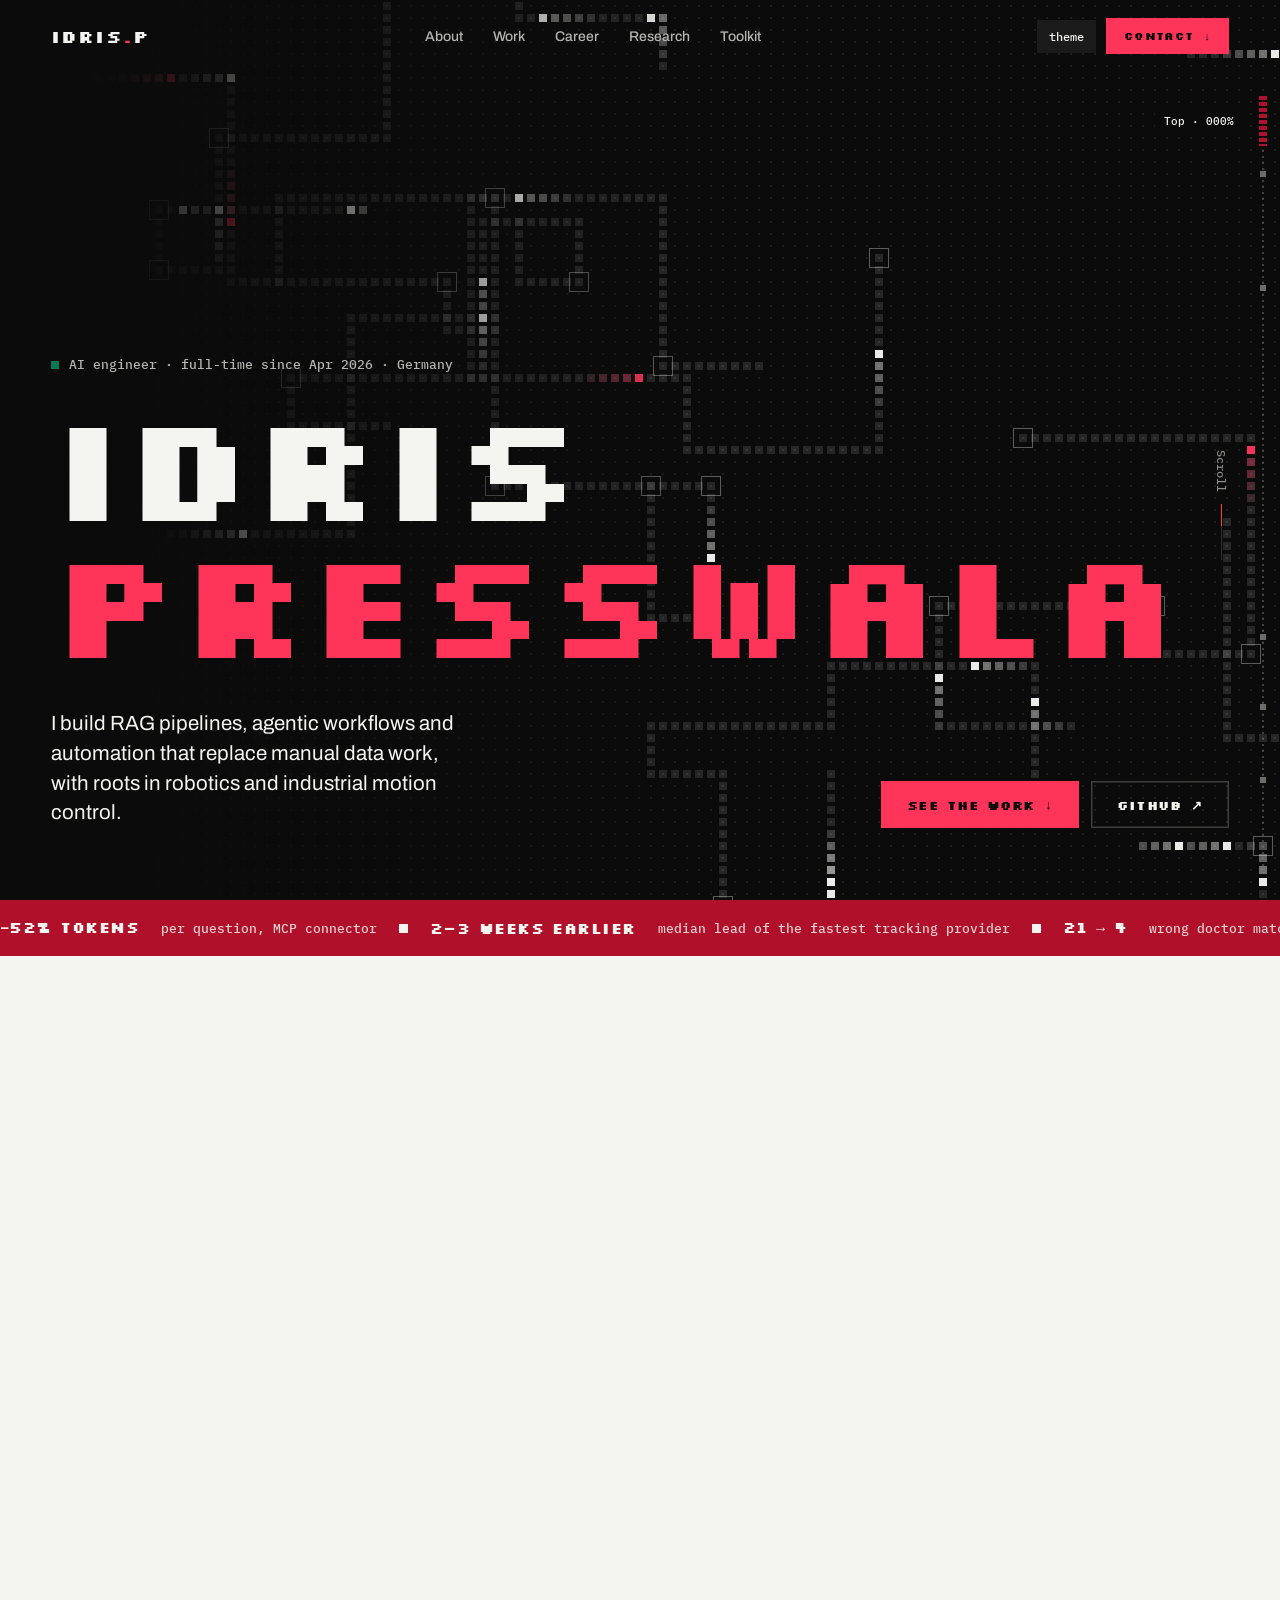
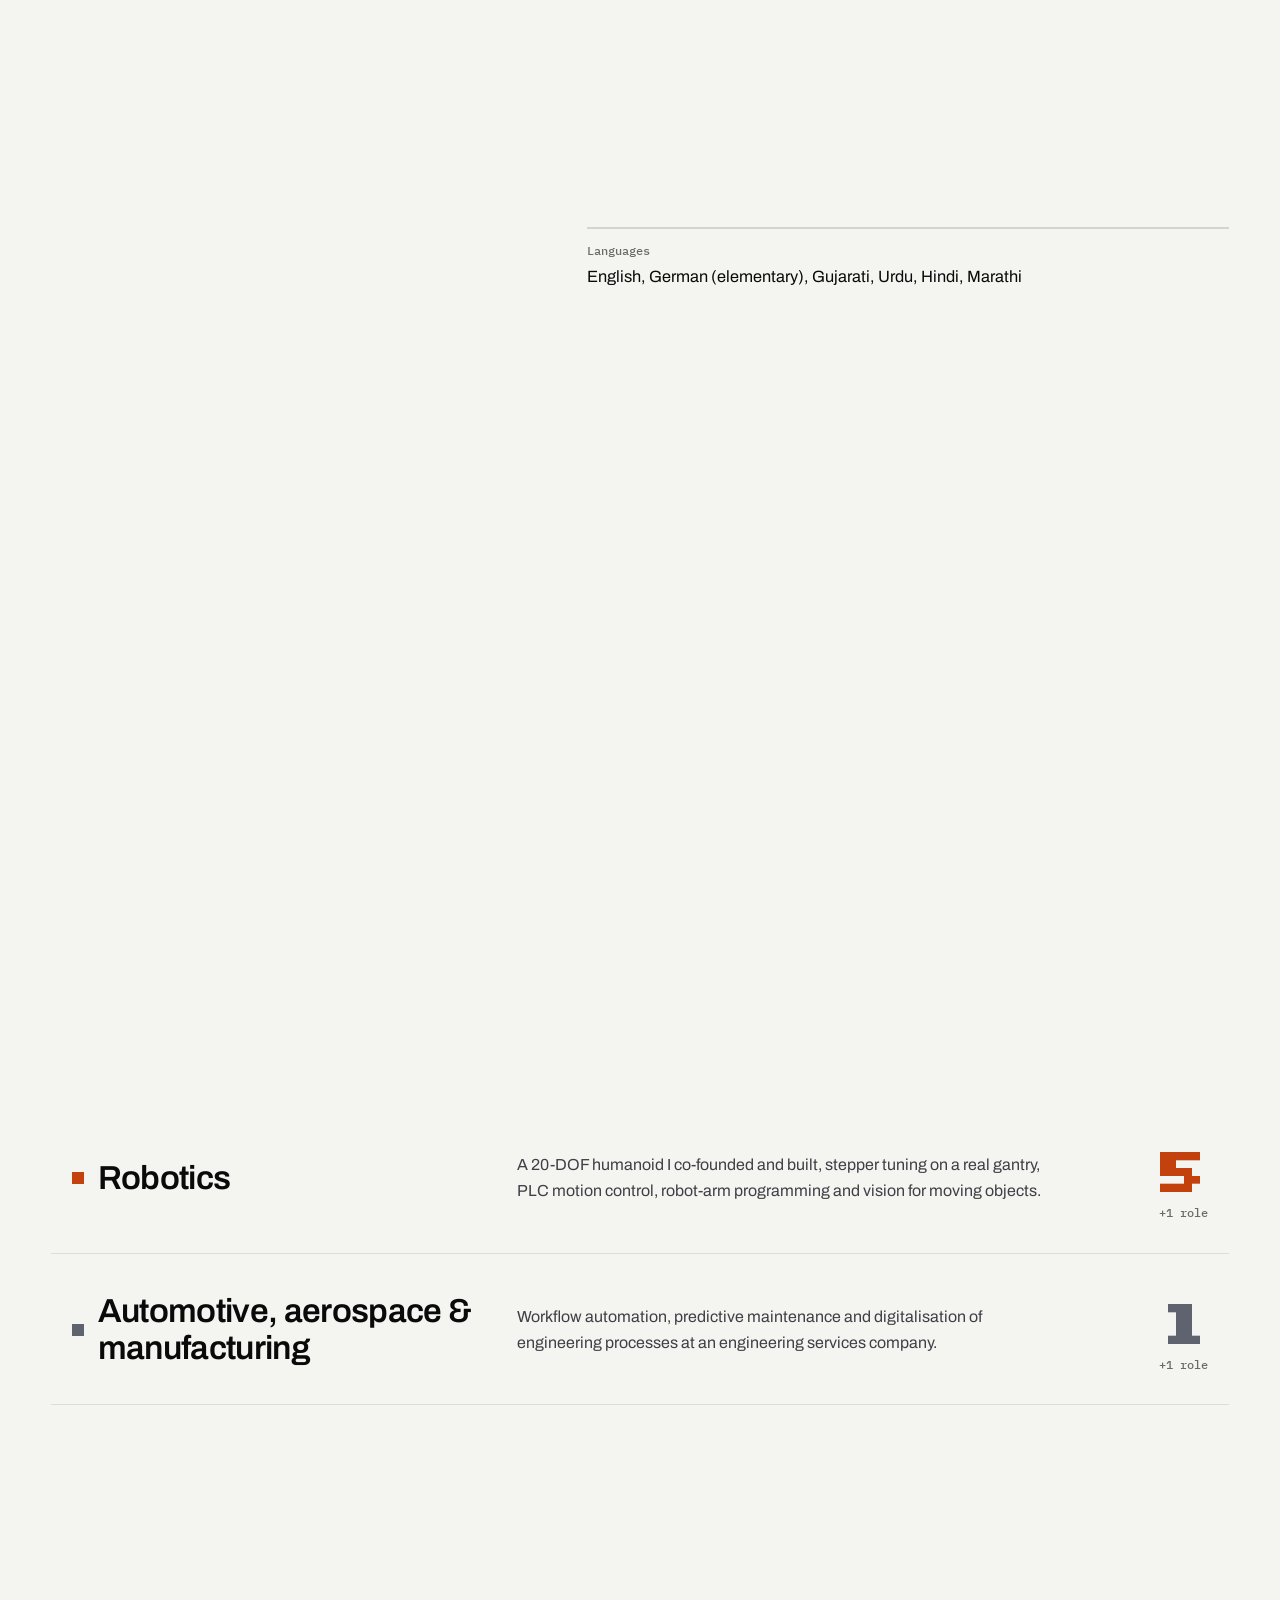
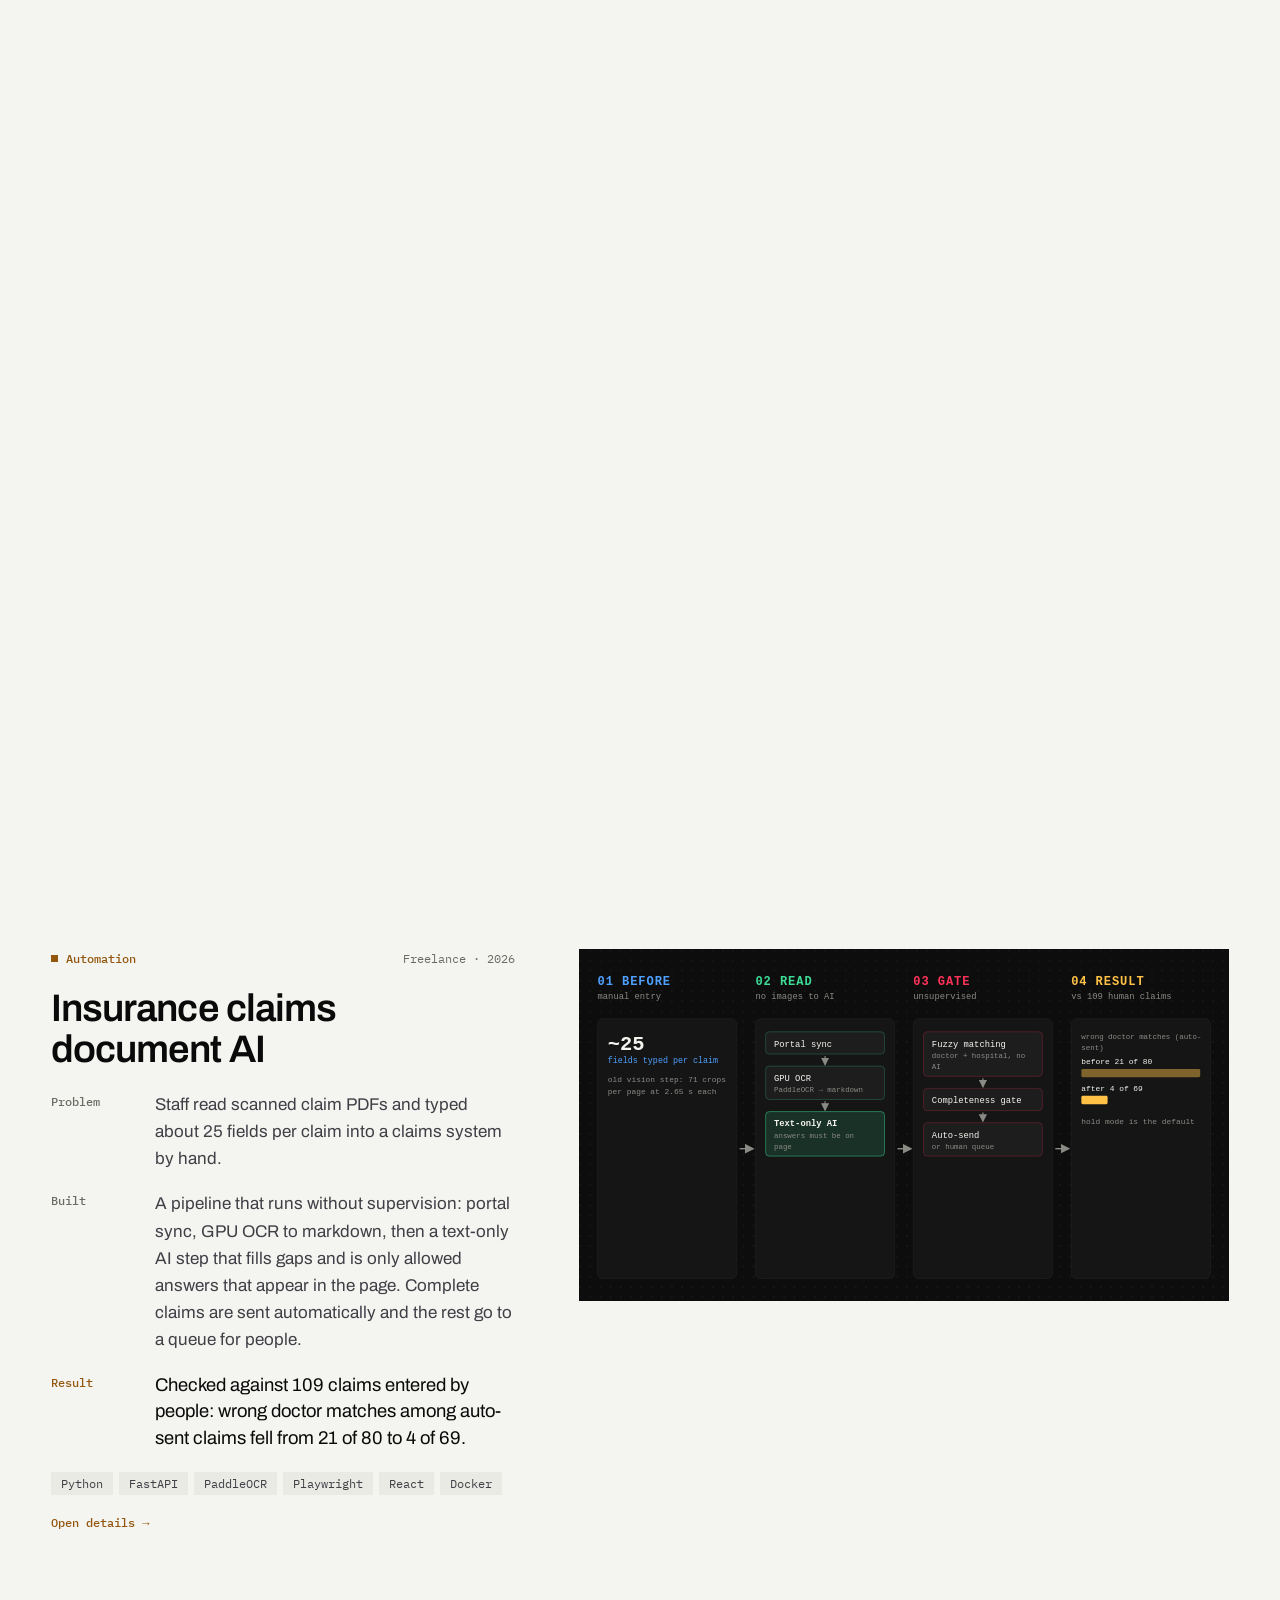
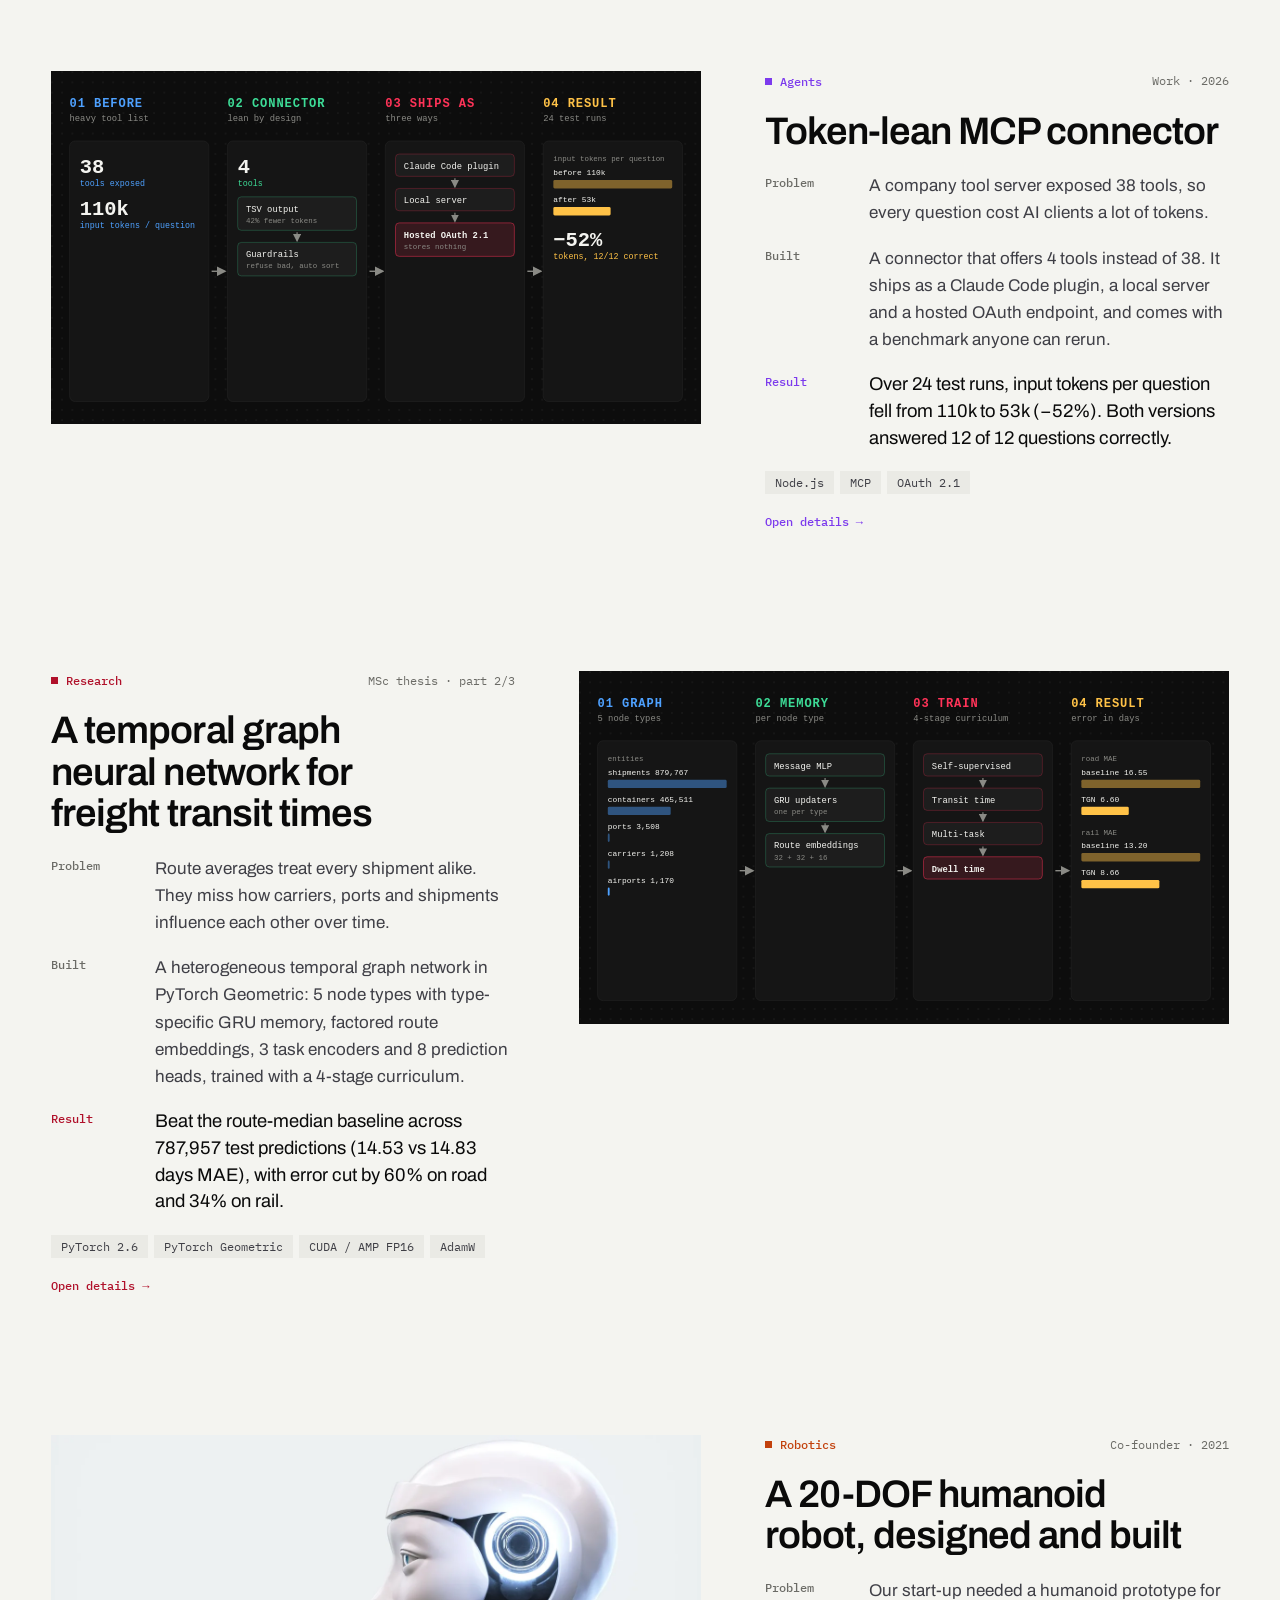
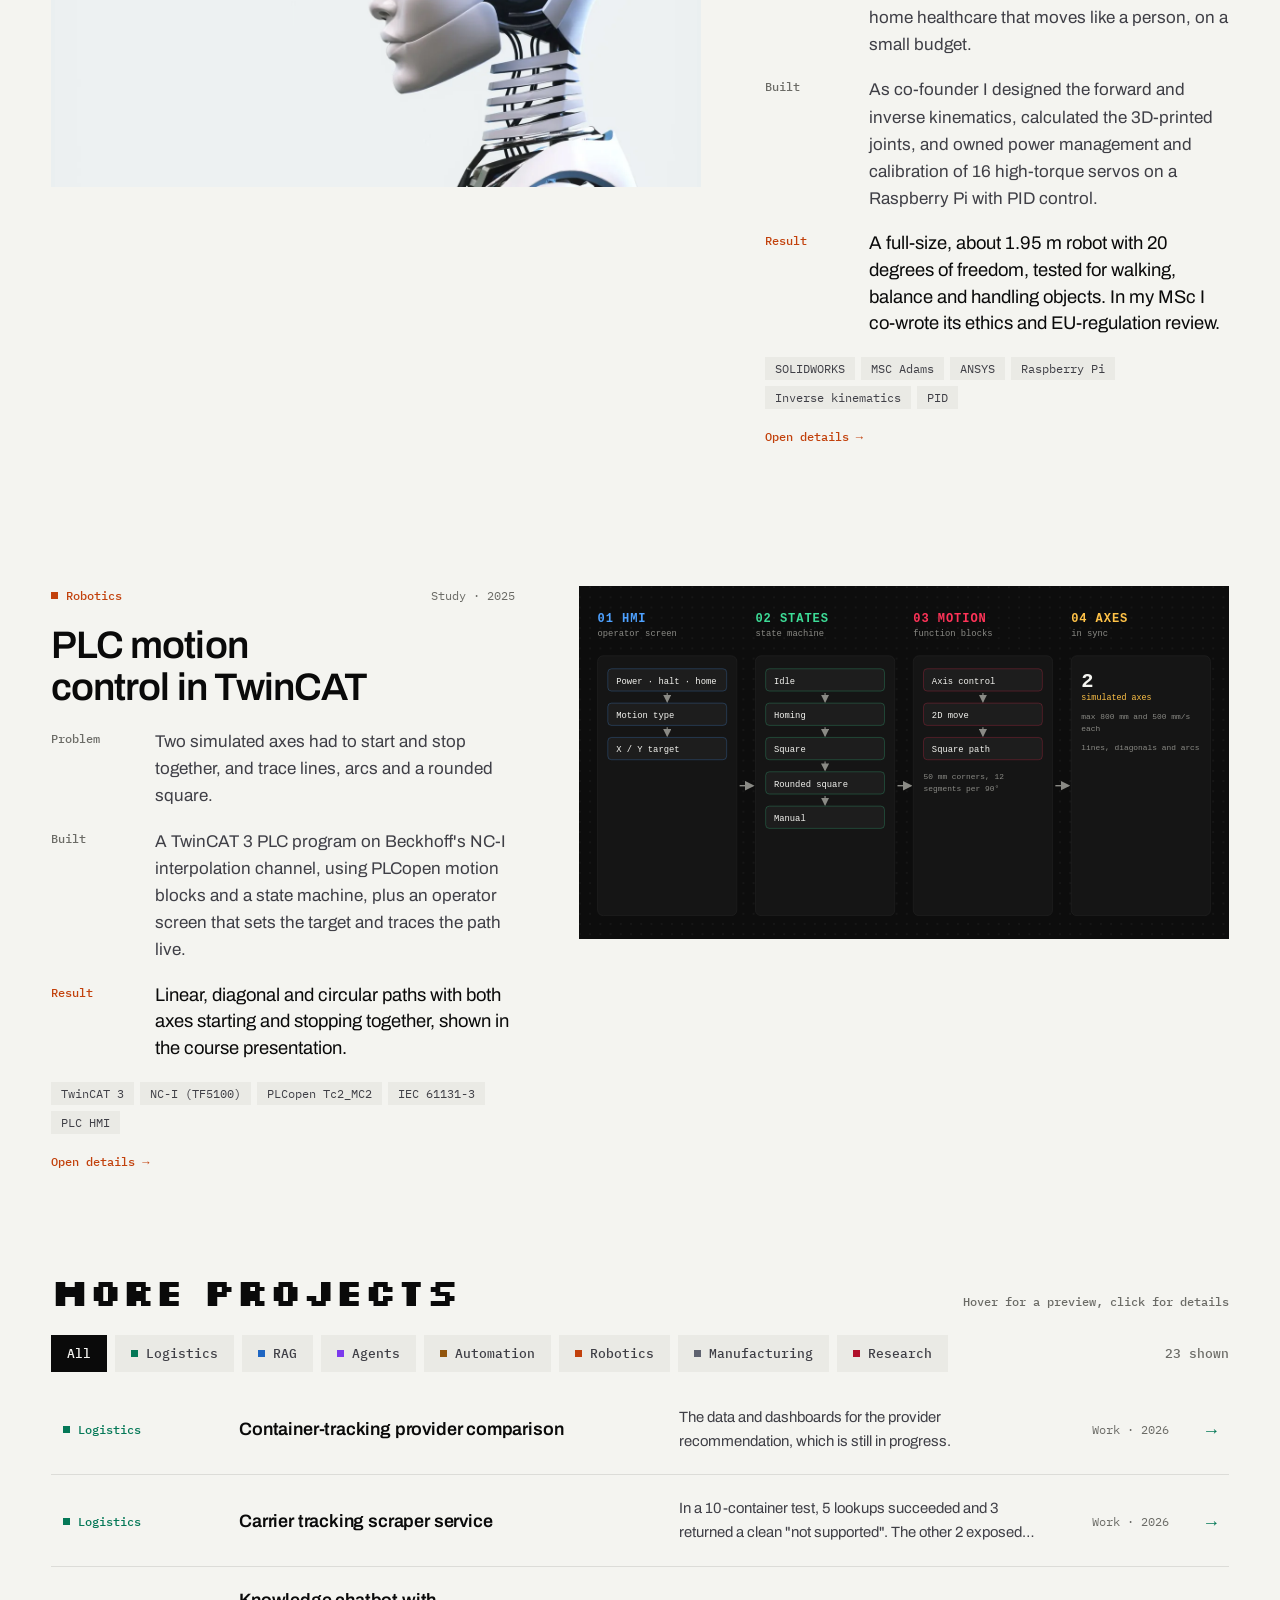
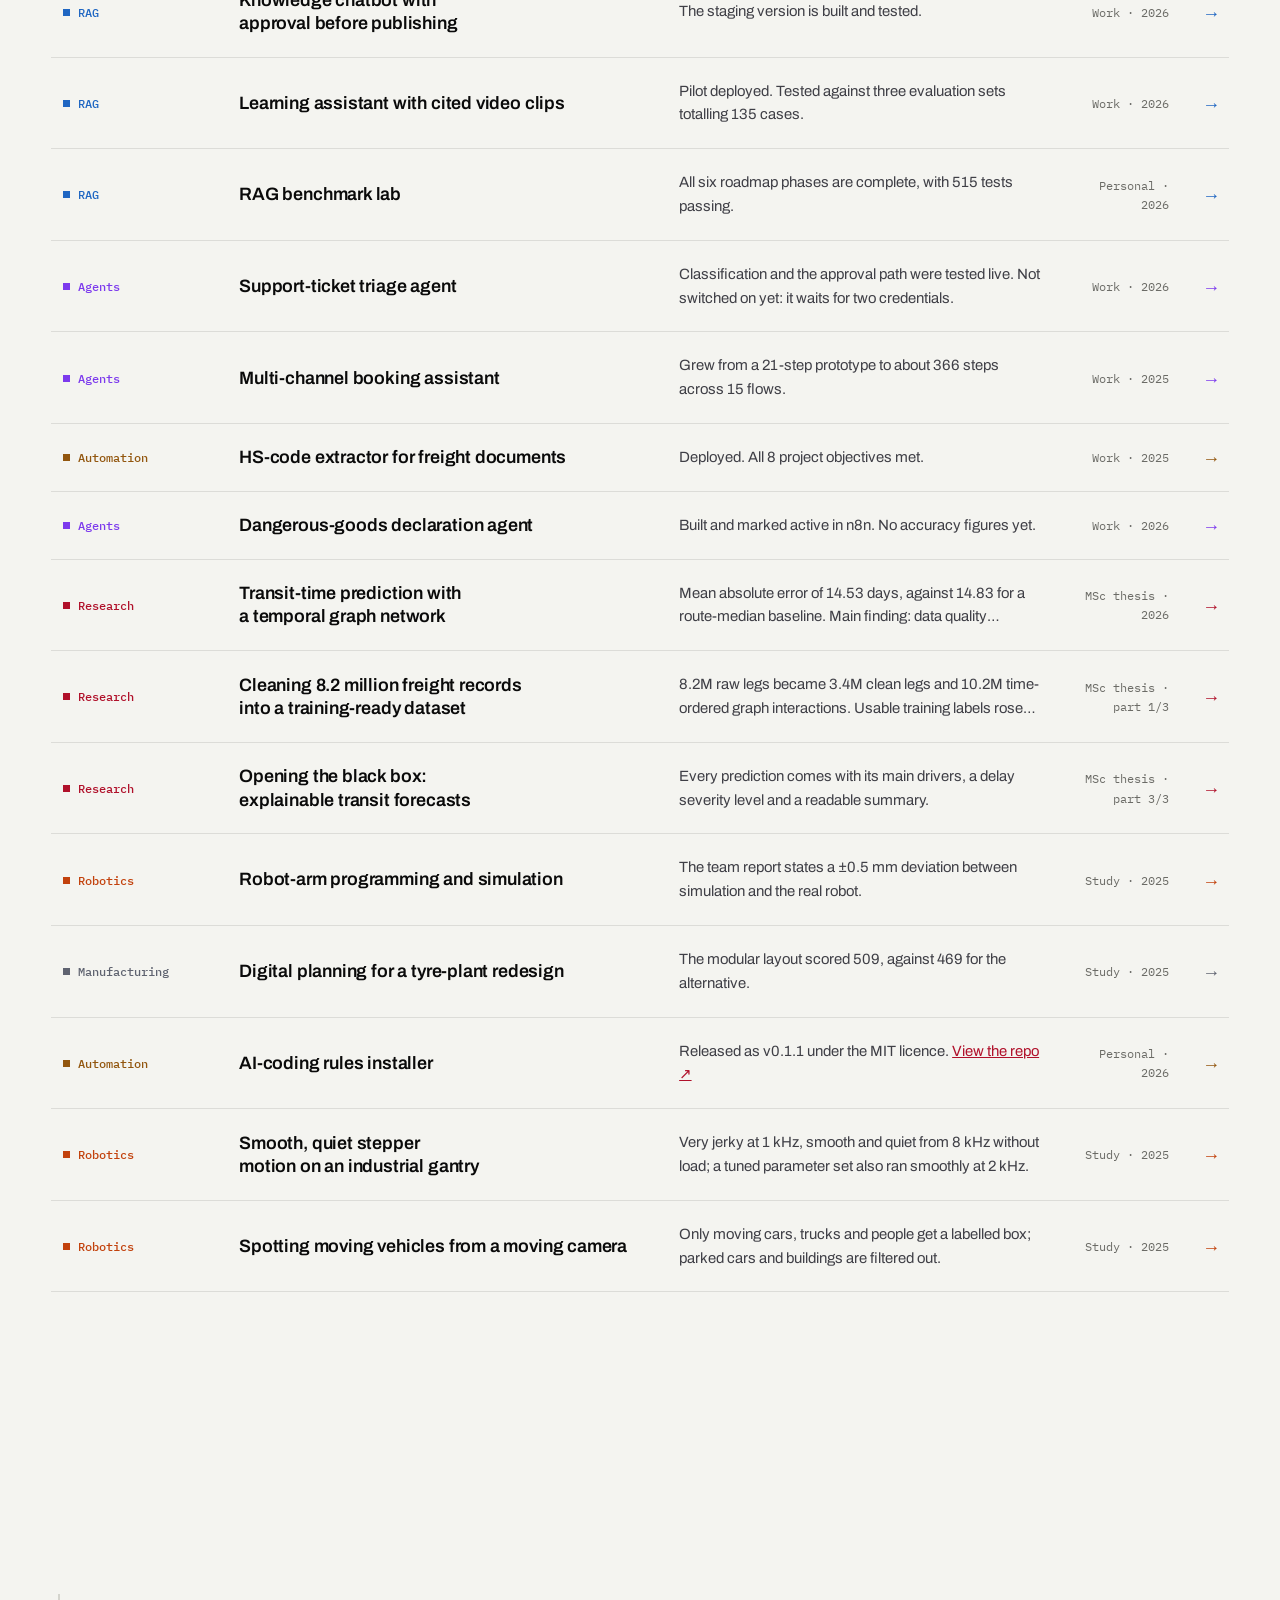
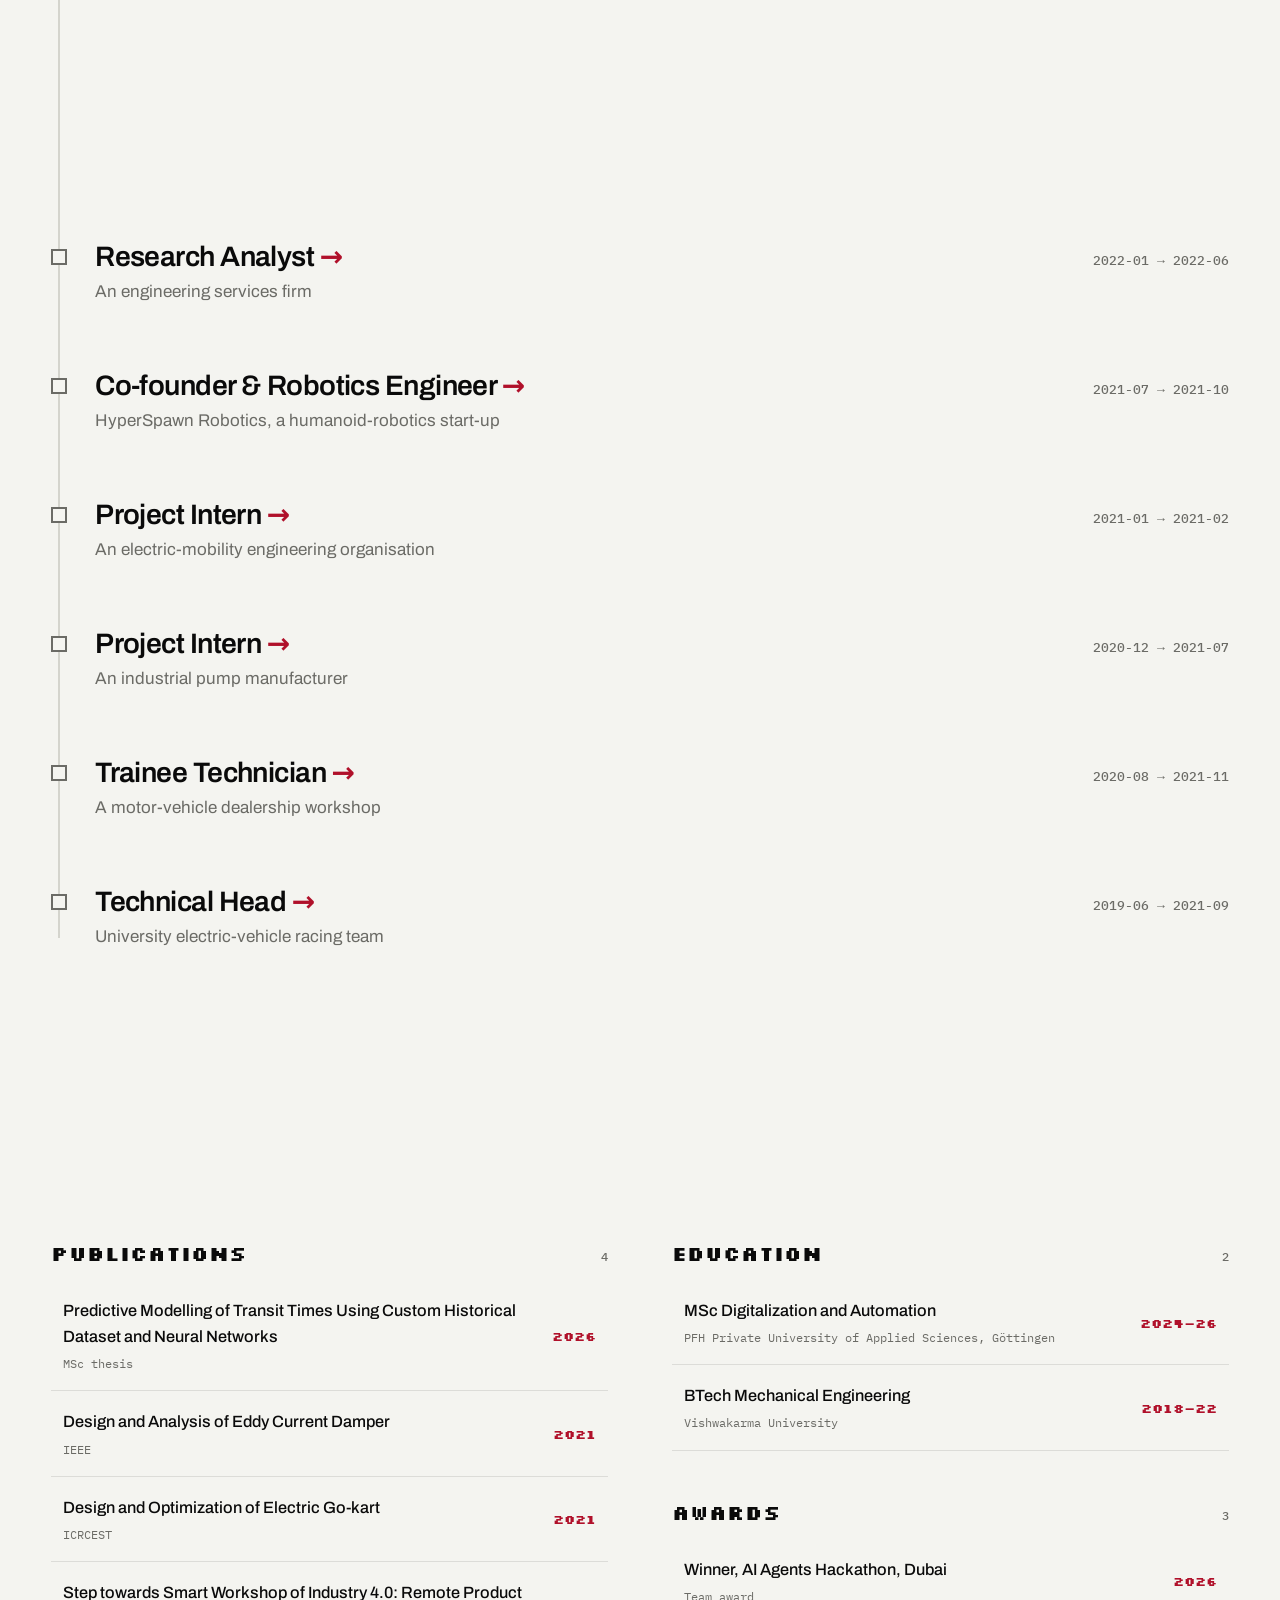
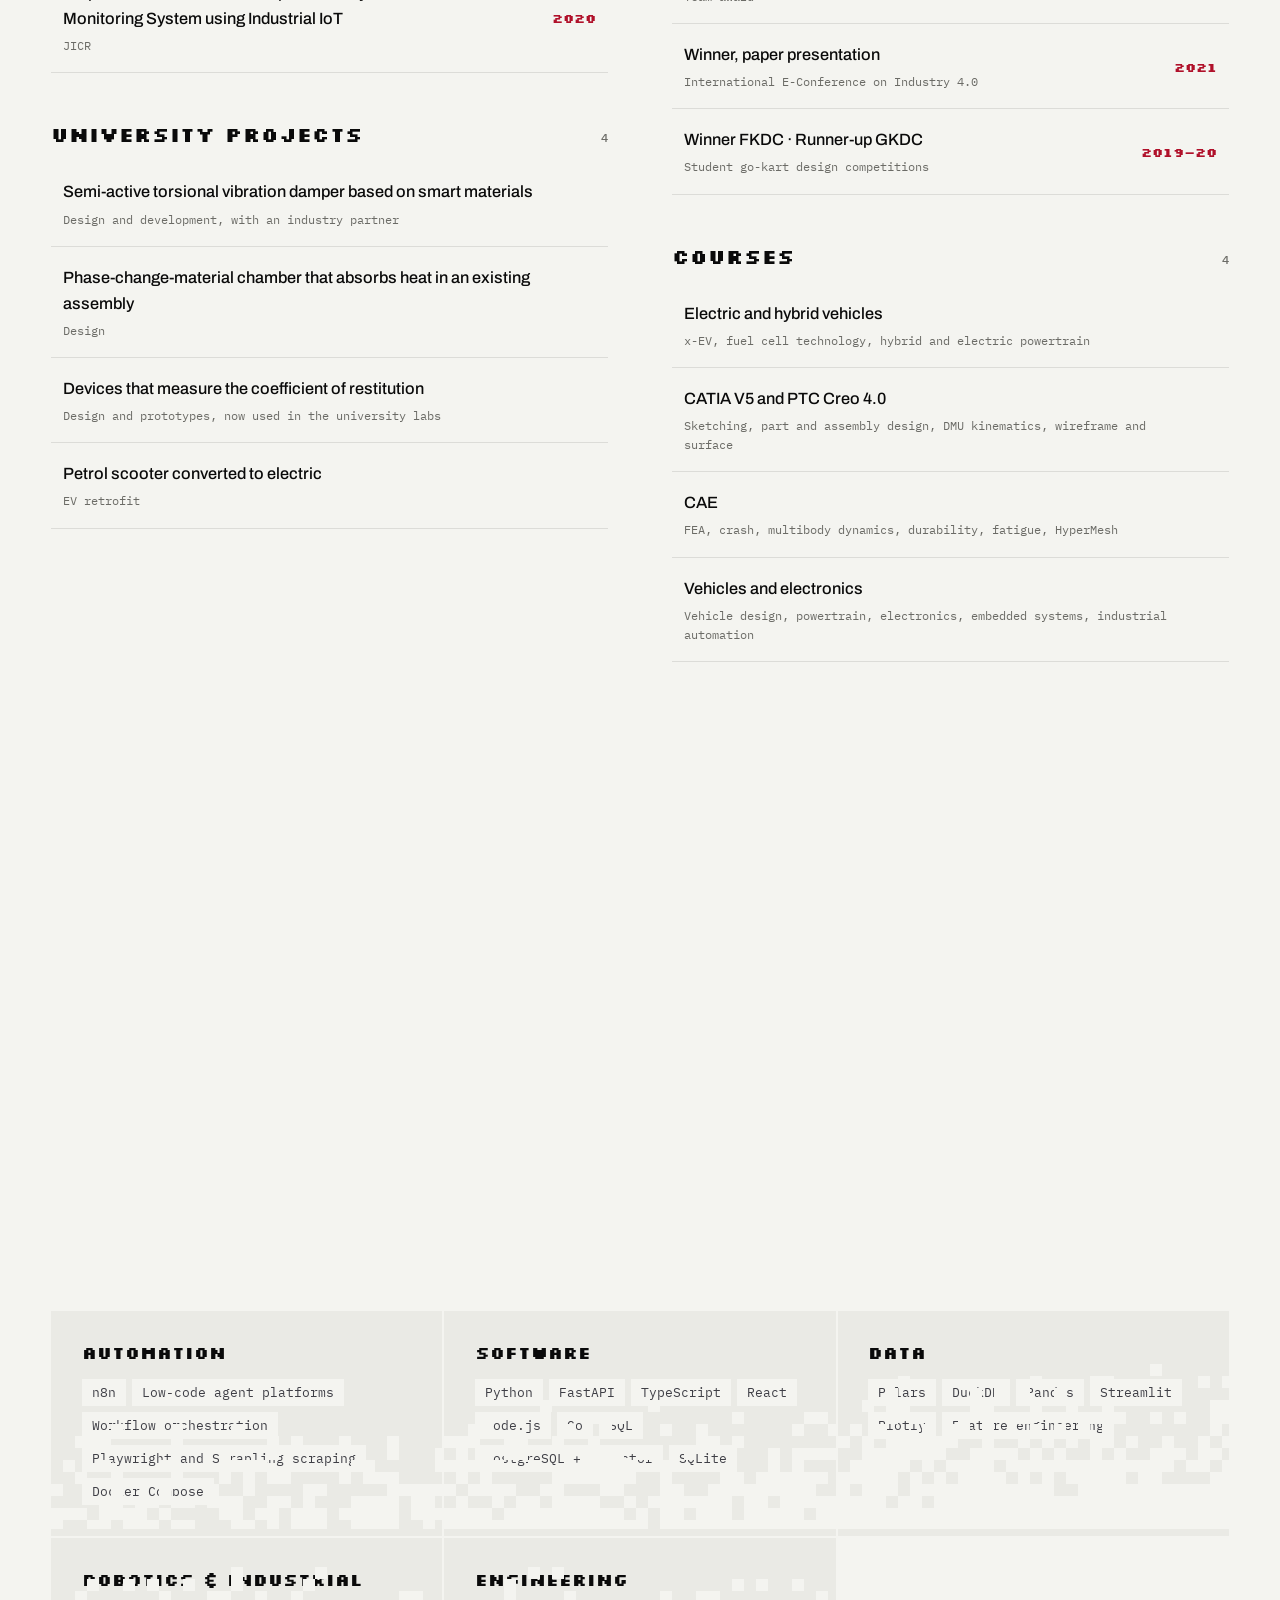
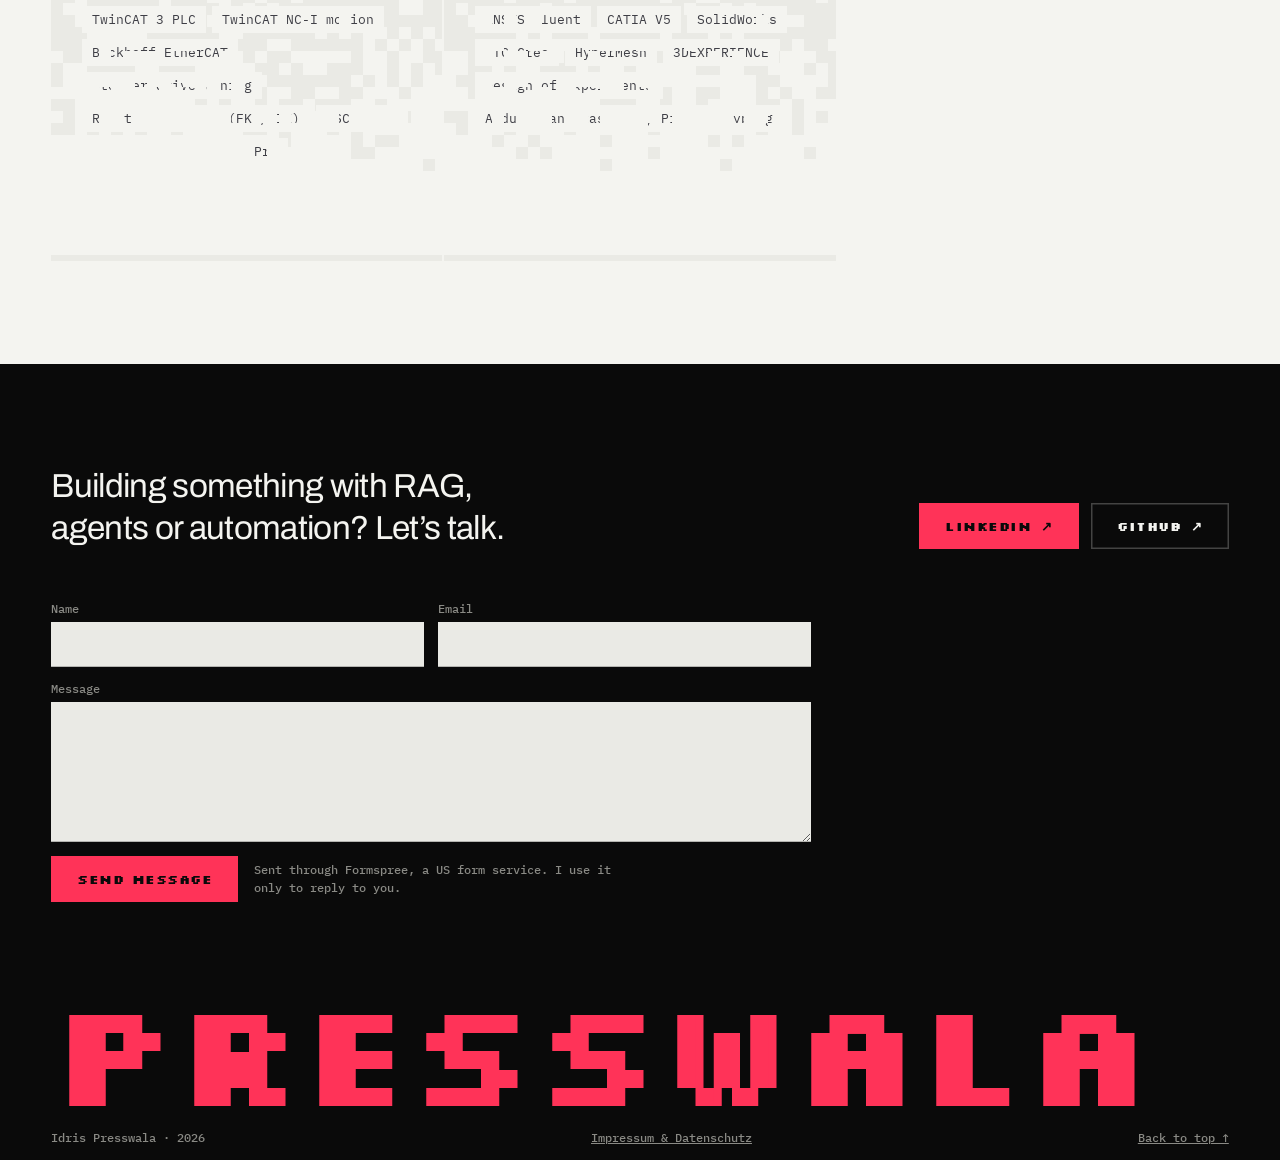
<file: index.html>
<!doctype html>
<html lang="en">
<head>
<meta charset="utf-8">
<meta name="viewport" content="width=device-width, initial-scale=1, viewport-fit=cover">
<title>Idris Presswala</title>
<link rel="icon" href="data:image/svg+xml,%3Csvg xmlns='http://www.w3.org/2000/svg' viewBox='0 0 8 8' shape-rendering='crispEdges'%3E%3Crect width='8' height='8' fill='%230a0a0a'/%3E%3Cpath fill='%23f4f4f0' d='M2 1h2v6H2z'/%3E%3Cpath fill='%23ff3358' d='M5 5h2v2H5z'/%3E%3C/svg%3E">
<meta name="claude:viewport-fit-sides" content="cover">
<meta name="description" content="AI engineer: RAG pipelines, agentic workflows and automation for logistics, industry and robotics.">
<link rel="stylesheet" href="fonts/fonts.css">
<style>
/* Pixel-signature, dark-first. One ink, one accent, surfaces by tone step. Motion is layered on top and switched off for reduced motion. */
:root{
  --bg:#0a0a0a; --fg:#f4f4f0; --dim:#b4b4b0; --faint:#7d7d78; --accent:#ff3358;
  --s1:#121212; --s2:#1a1a1a; --s3:#242424;
  --border:rgba(244,244,240,.1); --border-hi:rgba(244,244,240,.22); --panel:rgba(244,244,240,.05);
  --ink-on-accent:#0a0a0a;
  --ok:#34d399; --warn:#f5a623; --violet:#a78bfa; --blue:#4f9bf0; --orange:#f07a45; --grey:#a1a1aa;
  --display:"Silkscreen",ui-monospace,monospace;
  --body:"Archivo",system-ui,-apple-system,"Segoe UI",sans-serif;
  --mono:"IBM Plex Mono",ui-monospace,Consolas,monospace;
  --g:clamp(16px,4vw,56px); --max:1440px;
  --ease:cubic-bezier(.16,1,.3,1);
  color-scheme:dark;
}
@media (prefers-color-scheme:light){:root:not([data-theme="dark"]){
  --bg:#f4f4f0; --fg:#0a0a0a; --dim:#3f3f46; --faint:#6b6b66; --accent:#b0102a; --ink-on-accent:#f4f4f0;
  --s1:#eaeae5; --s2:#e0e0da; --s3:#d4d4cd;
  --border:rgba(10,10,10,.1); --border-hi:rgba(10,10,10,.24); --panel:rgba(10,10,10,.04);
  --ok:#047857; --warn:#92560e; --violet:#7c3aed; --blue:#1f66c2; --orange:#c2410c; --grey:#5f6370;
  color-scheme:light}}
:root[data-theme="light"]{
  --bg:#f4f4f0; --fg:#0a0a0a; --dim:#3f3f46; --faint:#6b6b66; --accent:#b0102a; --ink-on-accent:#f4f4f0;
  --s1:#eaeae5; --s2:#e0e0da; --s3:#d4d4cd;
  --border:rgba(10,10,10,.1); --border-hi:rgba(10,10,10,.24); --panel:rgba(10,10,10,.04);
  --ok:#047857; --warn:#92560e; --violet:#7c3aed; --blue:#1f66c2; --orange:#c2410c; --grey:#5f6370;
  color-scheme:light}

*{box-sizing:border-box}
html.lenis,html.lenis body{height:auto}
.lenis.lenis-smooth{scroll-behavior:auto!important}
.lenis.lenis-smooth [data-lenis-prevent]{overscroll-behavior:contain}
.lenis.lenis-stopped{overflow:hidden}
body{margin:0;background:var(--bg);color:var(--fg);font:400 17px/1.6 var(--body);-webkit-font-smoothing:antialiased;overflow-x:clip}
body::after{content:"";position:fixed;inset:0;pointer-events:none;z-index:90;opacity:.05;mix-blend-mode:overlay;
  background-image:url("data:image/svg+xml,%3Csvg xmlns='http://www.w3.org/2000/svg' width='160' height='160'%3E%3Cfilter id='n'%3E%3CfeTurbulence type='fractalNoise' baseFrequency='.9' numOctaves='2' stitchTiles='stitch'/%3E%3C/filter%3E%3Crect width='100%25' height='100%25' filter='url(%23n)'/%3E%3C/svg%3E")}
::selection{background:var(--accent);color:var(--ink-on-accent)}
a{color:inherit}
a:focus-visible,button:focus-visible{outline:2px solid var(--accent);outline-offset:3px}
h1,h2,h3{margin:0;text-wrap:balance}
p,dl,dd,ul,ol{margin:0}
.sr{position:absolute;width:1px;height:1px;overflow:hidden;clip:rect(0 0 0 0);white-space:nowrap}
.mono{font-family:var(--mono)}
.cap{font:500 12px/1.4 var(--mono);color:var(--faint)}
.wrap{max-width:var(--max);margin:0 auto;padding-left:max(var(--g),env(safe-area-inset-left,0px));padding-right:max(var(--g),env(safe-area-inset-right,0px))}
.pill{display:inline-flex;align-items:center;gap:8px;font:500 12px var(--mono);color:var(--c,var(--ok));white-space:nowrap}
.pill i{width:7px;height:7px;background:currentColor}

/* buttons */
.btn{--bc:var(--accent);position:relative;display:inline-flex;align-items:center;gap:10px;padding:15px 26px;font:700 13px var(--display);letter-spacing:.04em;text-decoration:none;
  background:var(--bc);color:var(--ink-on-accent);border:0;cursor:pointer;overflow:hidden;isolation:isolate;transition:transform .5s var(--ease)}
.btn::before{content:"";position:absolute;inset:0;background:var(--fg);transform:translateY(101%);transition:transform .5s var(--ease);z-index:-1}
.btn:hover::before{transform:none}
.btn.ghost{background:transparent;color:var(--fg);box-shadow:inset 0 0 0 1.5px var(--border-hi)}
.btn.ghost:hover{color:var(--bg)}
.btn .ar{display:inline-block;transition:transform .5s var(--ease)}
.btn:hover .ar{transform:translateX(4px)}
.btn:active{transform:scale(.97)}

/* top bar */
.progress{position:fixed;top:0;left:0;right:0;height:3px;background:var(--accent);transform-origin:0 50%;transform:scaleX(0);z-index:60}
/* custom scrollbar: pixel rail with a tick per section */
html.js{scrollbar-width:none}
html.js::-webkit-scrollbar{display:none}
.rail{position:fixed;right:8px;top:96px;bottom:28px;width:18px;z-index:55;cursor:pointer;display:none}
.rail::before{content:"";position:absolute;left:8px;top:0;bottom:0;width:2px;background:repeating-linear-gradient(var(--faint) 0 2px,transparent 2px 6px);opacity:.55}
.rail .tk{position:absolute;left:6px;width:6px;height:6px;padding:0;border:0;background:var(--faint);transform:translateY(-50%);cursor:pointer;transition:background-color .3s,transform .3s var(--ease)}
.rail .tk.on{background:var(--accent)}
.rail .tk:hover{transform:translateY(-50%) scale(1.6)}
.rail-thumb{position:absolute;left:5px;top:0;width:8px;background:repeating-linear-gradient(var(--accent) 0 4px,transparent 4px 6px);cursor:grab;transition:left .25s var(--ease),width .25s var(--ease)}
.rail:hover .rail-thumb,.rail.drag .rail-thumb{left:3px;width:12px}
.rail.drag .rail-thumb{cursor:grabbing}
.rail-tip{position:absolute;right:24px;top:50%;transform:translate(6px,-50%);font:500 11px var(--mono);white-space:nowrap;background:var(--fg);color:var(--bg);padding:5px 9px;opacity:0;transition:opacity .25s,transform .4s var(--ease);pointer-events:none}
.rail:hover .rail-tip,.rail.drag .rail-tip,.rail.moving .rail-tip{opacity:1;transform:translate(0,-50%)}
@media (pointer:fine) and (min-width:861px){.js .rail{display:block}.js .progress{display:none}}
.bar{position:fixed;top:0;left:0;right:0;z-index:50;transition:transform .6s var(--ease),background-color .4s}
.bar .wrap{display:flex;align-items:center;justify-content:space-between;gap:16px;height:72px}
.bar.solid{background:color-mix(in srgb,var(--bg) 92%,transparent)}
/* see-through bar only ever sits over the always-dark hero, so it takes the dark colours in both themes */
.bar:not(.solid){--fg:#f4f4f0;--dim:#b4b4b0;--faint:#8a8a85;--accent:#ff3358;--ink-on-accent:#0a0a0a;--s2:#1a1a1a;--s3:#242424;color:var(--fg)}
.bar.away{transform:translateY(-100%)}
.mark{font:700 1.15rem var(--display);letter-spacing:.06em;text-decoration:none}
.mark b{color:var(--accent);font-weight:700}
.links{display:flex;align-items:center;gap:30px}
.links a{position:relative;font:500 14px var(--body);text-decoration:none;color:var(--dim);transition:color .3s}
.links a::after{content:"";position:absolute;left:0;right:0;bottom:-4px;height:2px;background:var(--accent);transform:scaleX(0);transform-origin:100% 50%;transition:transform .5s var(--ease)}
.links a:hover{color:var(--fg)}
.links a:hover::after{transform:scaleX(1);transform-origin:0 50%}
.bar-end{display:flex;align-items:center;gap:10px}
.theme{font:500 12px var(--mono);padding:9px 12px;border:0;background:var(--s2);color:var(--fg);cursor:pointer;transition:background .3s}
.theme:hover{background:var(--s3)}
.bar .btn{padding:11px 18px;font-size:11px}

/* hero: always dark, so the drawn pipeline grid sits on its own ground in both themes */
.hero{--fg:#f4f4f0;--dim:#b4b4b0;--faint:#8a8a85;--accent:#ff3358;--ink-on-accent:#0a0a0a;--border-hi:rgba(244,244,240,.22);--bg:#0a0a0a;--s2:#1a1a1a;
  position:relative;min-height:100svh;background:#0a0a0a;color:var(--fg);overflow:hidden;display:flex;flex-direction:column;justify-content:flex-end}
.hero-art{position:absolute;inset:0;pointer-events:none}
.hero-art .pz{position:absolute;inset:-4%;will-change:transform}
.hero-art canvas{width:100%;height:100%;display:block;
  -webkit-mask-image:linear-gradient(90deg,transparent 8%,#000 55%);mask-image:linear-gradient(90deg,transparent 8%,#000 55%)}
.hero-in{position:relative;width:100%;padding-top:140px;padding-bottom:clamp(40px,8vh,96px)}
.status{display:inline-flex;align-items:center;gap:10px;font:500 13px var(--mono);color:var(--dim);margin-bottom:clamp(20px,3vh,36px)}
.status i{width:8px;height:8px;background:var(--ok);animation:blink 2s steps(2,jump-none) infinite}
@keyframes blink{50%{opacity:.25}}
.name{font:700 clamp(3rem,11.6vw,12.5rem)/.86 var(--display);letter-spacing:-.01em;display:flex;flex-direction:column}
.name .ln{display:block;overflow:hidden;padding-bottom:.06em}
.name .ln:last-child{color:var(--accent)}
.name .ch{display:inline-block}
/* Silkscreen's bold W fills in solid; use the regular W thickened sideways so it stays readable */
.w{display:inline-block;font-weight:400;text-shadow:.06em 0 currentColor;margin-right:.06em}
.hero-foot{display:grid;grid-template-columns:minmax(0,1.1fr) auto;align-items:end;gap:32px;margin-top:clamp(28px,4vh,48px)}
.lede{font:400 clamp(1.15rem,1.6vw,1.5rem)/1.45 var(--body);max-width:34ch;color:var(--fg)}
.cta{display:flex;flex-wrap:wrap;gap:12px}
.cue{position:absolute;right:var(--g);top:50%;writing-mode:vertical-rl;font:500 12px var(--mono);color:var(--faint);text-decoration:none;display:flex;align-items:center;gap:12px}
.cue::after{content:"";width:1.5px;height:56px;background:linear-gradient(var(--accent),var(--accent)) 0 0/100% 40% no-repeat,rgba(244,244,240,.15);animation:cue 2.2s var(--ease) infinite}
@keyframes cue{0%{background-position:0 -100%}100%{background-position:0 250%}}

/* ticker */
.ticker{background:var(--accent);color:var(--ink-on-accent);overflow:hidden;padding:18px 0;font:700 15px var(--display);letter-spacing:.03em;white-space:nowrap}
.track{display:flex;width:max-content;animation:tick 48s linear infinite}
.ticker:hover .track{animation-play-state:paused}
.track ul{display:flex;list-style:none;padding:0;margin:0}
.track li{display:flex;align-items:center;gap:22px;padding-right:22px}
.track li::after{content:"";width:9px;height:9px;background:currentColor}
.track b{font-weight:700}
.track span{font:500 13px var(--mono);letter-spacing:0;opacity:.85}
@keyframes tick{to{transform:translateX(-50%)}}

/* section rhythm */
.sec{padding-block:clamp(80px,10vw,150px) 0;scroll-margin-top:40px}
.sec-head{display:flex;justify-content:space-between;align-items:flex-end;gap:24px;flex-wrap:wrap;margin-bottom:clamp(40px,6vw,80px)}
.sec-head h2{font:700 clamp(2.6rem,7.4vw,7rem)/.9 var(--display);letter-spacing:-.01em}
.sec-head p{color:var(--dim);max-width:36ch;font-size:1.05rem}

/* about */
.about-grid{display:grid;grid-template-columns:minmax(0,5fr) minmax(0,7fr);gap:clamp(32px,6vw,96px);align-items:start}
.portrait{position:relative;overflow:hidden;background:var(--s1)}
.photo{display:block;width:100%;height:auto;aspect-ratio:4/5;object-fit:cover;object-position:50% 22%;transform:scale(1.12);will-change:transform}
.portrait figcaption{position:absolute;left:0;bottom:0;background:var(--bg);padding:10px 14px;font:500 12px var(--mono);color:var(--dim)}
.statement{font:400 clamp(1.35rem,2.3vw,2.1rem)/1.38 var(--body);letter-spacing:-.01em;max-width:30ch}
.statement em{font-style:normal;color:var(--accent)}
.meta{display:grid;grid-template-columns:repeat(2,minmax(0,1fr));gap:28px 40px;margin-top:clamp(40px,5vw,64px)}
.meta div{padding-top:16px;box-shadow:inset 0 2px 0 var(--s3)}
.meta dt{font:500 12px var(--mono);color:var(--faint);margin-bottom:6px}
.meta dd{font-size:1.02rem}
.meta .wide{grid-column:1 / -1}

/* domains: big rows that fill with their hue */
.tiles{display:flex;flex-direction:column}
.tile{all:unset;box-sizing:border-box;cursor:pointer;position:relative;isolation:isolate;display:grid;grid-template-columns:minmax(0,4fr) minmax(0,5fr) auto;align-items:center;gap:24px;
  padding:clamp(22px,2.6vw,36px) clamp(12px,1.6vw,24px);box-shadow:inset 0 -1px 0 var(--border);transition:color .5s var(--ease)}
.tile::before{content:"";position:absolute;inset:0;background:var(--c);transform:scaleY(0);transform-origin:50% 100%;transition:transform .6s var(--ease);z-index:-1}
.tile:focus-visible::before{transform:scaleY(1)}
.tile:focus-visible{color:var(--ink-on-accent)}
.tile:focus-visible{outline:2px solid var(--accent);outline-offset:-2px}
.tile-top{display:contents}
.tile-name{display:flex;align-items:center;gap:14px;font:600 clamp(1.3rem,2.6vw,2.3rem)/1.1 var(--body);letter-spacing:-.02em;transition:transform .6s var(--ease)}
.tile-name i{width:12px;height:12px;background:var(--c);flex:none;transition:background .3s}
.tile:focus-visible .tile-name{transform:translateX(14px)}
.tile:focus-visible .tile-name i{background:var(--ink-on-accent)}
.tile p{color:var(--dim);font-size:1rem;grid-column:2;grid-row:1;transition:color .4s}
.tile:focus-visible p{color:var(--ink-on-accent)}
.num{font:700 clamp(2.6rem,5vw,4.6rem)/1 var(--display);color:var(--c);white-space:nowrap;text-align:right;min-width:2.5ch;transition:color .3s}
.tile:focus-visible .num{color:var(--ink-on-accent)}
.num small{display:block;font:500 12px var(--mono);color:var(--faint);margin-top:6px;transition:color .3s}
.tile:focus-visible .num small{color:var(--ink-on-accent)}
/* touch screens would keep the fill after a tap, so hover only where a mouse can hover */
@media (hover:hover){.tile:hover::before{transform:scaleY(1)}.tile:hover{color:var(--ink-on-accent)}.tile:hover .tile-name{transform:translateX(14px)}.tile:hover .tile-name i{background:var(--ink-on-accent)}.tile:hover p{color:var(--ink-on-accent)}.tile:hover .num{color:var(--ink-on-accent)}.tile:hover .num small{color:var(--ink-on-accent)}}

/* projects */
.filters{display:flex;flex-wrap:wrap;gap:8px;align-items:center;margin-bottom:clamp(40px,5vw,72px)}
.chip{font:500 13px var(--mono);padding:10px 16px;border:0;background:var(--s1);color:var(--dim);cursor:pointer;display:inline-flex;align-items:center;gap:8px;transition:background .3s,color .3s,transform .4s var(--ease)}
.chip i{width:7px;height:7px;background:var(--c,var(--fg))}
.chip:hover{background:var(--s2);color:var(--fg)}
.chip:active{transform:scale(.96)}
.chip[aria-pressed="true"]{background:var(--fg);color:var(--bg)}
.chip[aria-pressed="true"] i{background:var(--c,var(--bg))}
#shown{margin-left:auto;font:500 13px var(--mono);color:var(--faint)}
.proj{position:relative;cursor:pointer;min-width:0}
.proj h3{font:600 1.1rem/1.3 var(--body)}
.open{all:unset;cursor:pointer}
.open::after{content:"";position:absolute;inset:0;z-index:2}
.open:focus-visible::after{outline:2px solid var(--accent);outline-offset:2px}
.proj a{position:relative;z-index:3}
.thumb{background:#0d0d0d;overflow:hidden}
.thumb svg,.dlg-flow svg{display:block;width:100%;height:auto}
.thumb .shot{display:block;width:100%;aspect-ratio:1400/760;object-fit:cover;object-position:top}
.fl-box{fill:var(--panel);stroke:var(--border-hi)}
.fl-out{stroke:var(--c)}
.fl-txt{fill:var(--fg);font:500 13px var(--mono)}
.fl-num{fill:var(--faint);font:500 10px var(--mono)}
.fl-arr{stroke:var(--c);fill:none;stroke-width:1.5}
.fl-dot{fill:var(--c)}
.fields{display:flex;flex-direction:column;gap:18px}
.fields div{display:grid;grid-template-columns:5.5rem minmax(0,1fr);gap:16px}
.fields dt{font:500 12px/1.9 var(--mono);color:var(--faint)}
.fields dd{color:var(--dim)}
.fields .res dt{color:var(--c)}
.fields .res dd{color:var(--fg)}
.fields a{color:var(--accent)}
.stack{display:flex;flex-wrap:wrap;gap:6px}
.stack span{font:400 12px var(--mono);padding:4px 10px;background:var(--s1);color:var(--dim)}
.proj-more{font:500 12px var(--mono);color:var(--c)}

/* featured: big alternating case blocks */
.feat-list{display:flex;flex-direction:column;gap:clamp(96px,11vw,168px)}
.feat{display:grid;grid-template-columns:minmax(0,7fr) minmax(0,5fr);grid-template-areas:"pic top" "pic ttl" "pic fld" "pic stk" "pic more";grid-template-rows:auto auto 1fr auto auto;column-gap:clamp(32px,5vw,80px);row-gap:20px}
.feat:nth-child(even){grid-template-columns:minmax(0,5fr) minmax(0,7fr);grid-template-areas:"top pic" "ttl pic" "fld pic" "stk pic" "more pic"}
.feat .proj-top{grid-area:top;display:flex;justify-content:space-between;gap:12px}
.feat .proj-top .mono{font-size:12px;color:var(--faint)}
.feat h3{grid-area:ttl;font:600 clamp(1.7rem,3vw,2.75rem)/1.08 var(--body);letter-spacing:-.025em;transition:color .4s}
.feat:hover h3{color:var(--c)}
.feat .thumb{grid-area:pic;align-self:start;position:relative}
.feat .thumb .shot{transition:transform 1.2s var(--ease)}
.feat:hover .thumb .shot{transform:scale(1.04)}
.feat .thumb::after{content:"Open case";position:absolute;right:16px;bottom:16px;padding:12px 18px;background:var(--c);color:#0a0a0a;font:700 12px var(--display);letter-spacing:.04em;
  transform:translateY(calc(100% + 24px));transition:transform .6s var(--ease)}
.feat:hover .thumb::after{transform:none}
.feat .fields{grid-area:fld}
.feat .fields .res dd{font-size:1.15rem;line-height:1.45}
.feat .stack{grid-area:stk}
.feat .proj-more{grid-area:more}

/* the rest: dense rows with a floating preview */
.rest-head{display:flex;align-items:baseline;justify-content:space-between;gap:16px;margin:clamp(72px,8vw,120px) 0 24px}
.rest-head h3{font:700 clamp(1.6rem,3vw,2.6rem)/1 var(--display)}
.rest{display:flex;flex-direction:column}
.row{display:grid;grid-template-columns:9.5rem minmax(0,1.15fr) minmax(0,1fr) 6.5rem 1.5rem;align-items:center;gap:24px;padding:22px 12px;box-shadow:inset 0 -1px 0 var(--border);transition:background .4s,padding .6s var(--ease)}
.row .proj-top{display:contents}
.row .pill{grid-column:1;grid-row:1}
.row .proj-top .mono{grid-column:4;grid-row:1;font-size:12px;color:var(--faint);text-align:right}
.row h3{grid-column:2;grid-row:1;font-size:clamp(1.05rem,1.4vw,1.25rem);letter-spacing:-.01em;transition:transform .6s var(--ease)}
.row .fields{grid-column:3;grid-row:1}
.row .fields div:not(.res){display:none}
.row .fields .res{display:block}
.row .fields .res dt{display:none}
.row .fields .res dd{color:var(--dim);font-size:.93rem;display:-webkit-box;-webkit-line-clamp:2;-webkit-box-orient:vertical;overflow:hidden}
.row .thumb,.row .stack{display:none}
.row .proj-more{grid-column:5;grid-row:1;font-size:0;justify-self:end}
.row .proj-more::before{content:"→";font:500 18px var(--mono);display:inline-block;transition:transform .5s var(--ease)}
.row:hover{background:var(--s1)}
.row:hover h3{transform:translateX(10px);color:var(--c)}
.row:hover .proj-more::before{transform:translateX(4px) rotate(-45deg)}
.peek{position:fixed;left:0;top:0;width:min(380px,30vw);pointer-events:none;z-index:40;opacity:0;transform:translate3d(-50%,-50%,0) scale(.85);transition:opacity .35s,scale .5s var(--ease);background:#0d0d0d}
.peek.on{opacity:1;scale:1.17}
.peek img{display:block;width:100%;height:auto}

/* career: a line that fills as you scroll */
.pipe{position:relative;--p:0}
.pipe::before,.pipe::after{content:"";position:absolute;left:7px;top:12px;bottom:12px;width:2px;background:var(--s3)}
.pipe::after{background:var(--accent);transform-origin:50% 0;transform:scaleY(var(--p))}
.step{display:grid;grid-template-columns:16px minmax(0,1fr) auto;gap:6px 28px;padding:0 0 clamp(40px,5vw,64px);position:relative}
.step:last-child{padding-bottom:0}
.node{width:16px;height:16px;background:var(--bg);box-shadow:inset 0 0 0 2px var(--faint);margin-top:9px;position:relative;z-index:1;transition:background .4s,box-shadow .4s}
.step.lit .node{background:var(--accent);box-shadow:none}
.step.now .node{background:var(--accent);box-shadow:none;animation:pulse 1.8s ease-in-out infinite;color:var(--accent)}
.step-role{font:600 clamp(1.3rem,2.2vw,1.85rem)/1.2 var(--body);letter-spacing:-.02em}
.step-org{color:var(--faint);margin-top:4px}
.step-when{font:500 13px var(--mono);color:var(--faint);text-align:right;white-space:nowrap;font-variant-numeric:tabular-nums;padding-top:12px}
.step.now .step-when{color:var(--accent)}
.step ul{grid-column:2 / 4;padding-left:20px;color:var(--dim);display:flex;flex-direction:column;gap:6px;margin-top:14px;max-width:72ch}
.step li::marker{color:var(--accent)}
@keyframes pulse{0%,100%{box-shadow:0 0 0 0 currentColor}50%{box-shadow:0 0 0 7px transparent}}

/* research & education */
.two{display:grid;grid-template-columns:repeat(2,minmax(0,1fr));gap:clamp(32px,5vw,80px)}
.box{display:flex;flex-direction:column;min-width:0}
.box-head{font:700 1.25rem var(--display);display:flex;justify-content:space-between;align-items:baseline;gap:8px;padding-bottom:14px}
.box-head>span{font:500 12px var(--mono);color:var(--faint)}
.box .box-head:not(:first-child){margin-top:48px}
.docs{display:flex;flex-direction:column}
.doc{display:grid;grid-template-columns:minmax(0,1fr) auto;gap:4px 20px;padding:18px 12px;box-shadow:inset 0 -1px 0 var(--border);transition:background .4s,padding .6s var(--ease)}
.doc:hover{background:var(--s1);padding-left:20px}
.doc b{font-weight:500;font-size:1.02rem}
.doc .mono{font-size:12px;color:var(--faint);grid-column:1}
.doc .yr{font:700 13px var(--display);color:var(--accent);grid-row:1 / 3;grid-column:2;align-self:center}

/* toolkit */
.skills{display:grid;grid-template-columns:repeat(3,minmax(0,1fr));gap:2px;background:var(--bg)}
.skills>div{background:var(--s1);padding:clamp(22px,2.4vw,34px);display:flex;flex-direction:column;gap:16px;min-width:0;transition:background .4s}
.skills>div:hover{background:var(--s2)}
.skills .cap{font:700 1.05rem var(--display);color:var(--fg)}
.skills p{display:flex;flex-wrap:wrap;gap:6px}
.skills p span{font:400 13px var(--mono);padding:5px 10px;background:var(--bg);color:var(--dim);transition:background .3s,color .3s}
.skills p span:hover{background:var(--accent);color:var(--ink-on-accent)}

/* footer: the name returns at full width */
footer{--faint:#8a8a85;--accent:#ff3358;--ink-on-accent:#0a0a0a;margin-top:clamp(64px,8vw,120px);background:#0a0a0a;color:#f4f4f0;padding-top:clamp(64px,8vw,120px);overflow:hidden}
.foot-top{display:flex;justify-content:space-between;align-items:flex-end;gap:32px;flex-wrap:wrap}
.foot-top p{font:400 clamp(1.4rem,2.6vw,2.3rem)/1.25 var(--body);letter-spacing:-.02em;max-width:24ch}
.foot-links{display:flex;gap:12px;flex-wrap:wrap}
footer .btn.ghost{color:#f4f4f0;box-shadow:inset 0 0 0 1.5px rgba(244,244,240,.25)}
footer .btn::before{background:#f4f4f0}
footer .btn.ghost:hover{color:#0a0a0a}
.giant{display:block;font:700 clamp(2.4rem,11.4vw,13rem)/.8 var(--display);letter-spacing:-.02em;margin-top:clamp(48px,7vw,110px);white-space:nowrap;color:#ff3358}
.giant .ch{display:inline-block;transition:transform .5s var(--ease),color .3s}
.giant .ch:hover{transform:translateY(-12%);color:#f4f4f0}
.foot-base{display:flex;justify-content:space-between;gap:12px;flex-wrap:wrap;padding:22px 0 calc(22px + env(safe-area-inset-bottom,0px));font:500 12px var(--mono);color:#8a8a85}

/* project pop-up */
dialog{width:min(1040px,calc(100vw - 32px));max-height:calc(100dvh - 32px);padding:0;border:0;background:var(--bg);color:var(--fg);overflow:auto;overscroll-behavior:contain;scrollbar-width:thin;scrollbar-color:var(--accent) transparent}
dialog::backdrop{background:rgba(0,0,0,.72)}
dialog[open]{animation:dlg .4s var(--ease)}
dialog[open]::backdrop{animation:fade .4s ease-out}
@keyframes dlg{from{opacity:0;transform:translateY(40px) scale(.98)}}
@keyframes fade{from{opacity:0}}
.dlg-head{position:sticky;top:0;z-index:2;display:flex;justify-content:space-between;align-items:center;gap:12px;padding:16px clamp(18px,3vw,36px);background:var(--bg);box-shadow:0 1px 0 var(--border)}
.dlg-head .proj-top{display:flex;gap:16px;align-items:center}
.dlg-head .proj-top .mono{font-size:12px;color:var(--faint)}
.dlg-close{font:700 11px var(--display);letter-spacing:.04em;padding:10px 16px;border:0;background:var(--s2);color:var(--fg);cursor:pointer;white-space:nowrap;flex:none;transition:background .3s,color .3s}
.dlg-close:hover{background:var(--accent);color:var(--ink-on-accent)}
.dlg-body{padding:clamp(20px,3vw,36px);display:grid;grid-template-columns:240px minmax(0,1fr);gap:clamp(24px,3vw,44px)}
.dlg-body h3{font:700 clamp(1.5rem,3vw,2.4rem)/1.05 var(--display);grid-column:1 / -1}
.dlg-side{display:flex;flex-direction:column;gap:12px}
.dlg-flow{padding:14px;background:var(--s1)}
.dlg-flow svg{max-width:240px;margin:0 auto}
.dlg-main{display:flex;flex-direction:column;gap:20px;min-width:0}
.dlg-role{color:var(--dim);font-size:1.05rem}
.dlg-more{list-style:none;padding:0;display:flex;flex-direction:column;gap:10px}
.dlg-more li{display:grid;grid-template-columns:auto minmax(0,1fr);gap:12px;color:var(--dim)}
.dlg-more li::before{content:"";width:8px;height:8px;background:var(--c);margin-top:9px}
.shots{display:grid;gap:14px}
.shots figure{margin:0;background:var(--s1)}
.shots img,.shots video{display:block;width:100%;height:auto}
.shots figcaption{font:500 12px var(--mono);color:var(--faint);padding:10px 12px}
html:has(dialog[open]){overflow:hidden}

/* category hues */
[data-k="logistics"]{--c:var(--ok)} [data-k="rag"]{--c:var(--blue)} [data-k="agents"]{--c:var(--violet)}
[data-k="automation"]{--c:var(--warn)} [data-k="robotics"]{--c:var(--orange)} [data-k="manufacturing"]{--c:var(--grey)}
[data-k="research"]{--c:var(--accent)}

/* motion: content is visible without script; .js arms the entrances */
@media (prefers-reduced-motion:no-preference){
  /* animation, not transition, so the hover transitions on the same elements survive */
  .js [data-r]{opacity:0}
  .js [data-r].in{animation:rise 1.1s var(--ease) both;animation-delay:calc(var(--i,0) * 80ms)}
  .js [data-r].px.in,.js [data-r].dec.in{animation:none;opacity:1}
  .js .feat .thumb .shot{scale:1.25;transition:scale 1.6s var(--ease),transform 1.2s var(--ease)}
  .js .feat.in .thumb .shot{scale:1}
  .js .name .ch{transform:translateY(105%);animation:up 1s var(--ease) forwards;animation-delay:calc(.15s + var(--i) * 45ms)}
  .js .hero .status,.js .hero-foot{opacity:0;animation:rise 1.1s var(--ease) forwards}
  .js .hero .status{animation-delay:.1s}.js .hero-foot{animation-delay:.75s}
  .js .hero-art .pz{animation:drift 2.8s var(--ease) backwards}
  .js .giant .ch{transform:translateY(100%);transition:transform 1s var(--ease);transition-delay:calc(var(--i) * 45ms)}
  .js .giant.in .ch{transform:none}
}
@keyframes up{to{transform:none}}
@keyframes rise{from{opacity:0;transform:translateY(28px)}to{opacity:1;transform:none}}
@keyframes drift{from{opacity:0;transform:scale(1.15)}}
@media (prefers-reduced-motion:reduce){
  .track{animation:none;flex-wrap:wrap}.track ul+ul{display:none}
  .status i,.step.now .node,.cue::after{animation:none}
  .photo{transform:none}
  dialog[open]{animation:fade .2s ease-out}
  *,*::before,*::after{transition-duration:.01ms!important}
}

@media (max-width:1100px){
  .row{grid-template-columns:8.5rem minmax(0,1fr) 5.5rem 1.5rem}
  .row .fields{display:none}
  .row .proj-top .mono{grid-column:3}
  .row .proj-more{grid-column:4}
  .skills{grid-template-columns:repeat(2,minmax(0,1fr))}
}
@media (max-width:860px){
  .links{display:none}
  .hero-foot{grid-template-columns:minmax(0,1fr)}
  .cue{display:none}
  .about-grid,.two{grid-template-columns:minmax(0,1fr)}
  .portrait{max-width:420px}
  .tile{grid-template-columns:minmax(0,1fr) auto;gap:10px 16px}
  .tile p{grid-column:1 / -1;grid-row:2}
  .feat,.feat:nth-child(even){grid-template-columns:minmax(0,1fr);grid-template-areas:"top" "ttl" "pic" "fld" "stk" "more";grid-template-rows:none}
  .feat .thumb::after{display:none}
  .peek{display:none}
}
@media (max-width:340px){.bar .wrap{gap:8px}.bar .btn{padding:12px 9px}}
@media (max-width:620px){
  body{font-size:16px}
  .name{font-size:11.4vw;white-space:nowrap}
  .hero-art canvas{-webkit-mask-image:linear-gradient(180deg,#000 20%,transparent 62%);mask-image:linear-gradient(180deg,#000 20%,transparent 62%)}
  .bar .btn{padding:12px 12px}
  .bar-end{gap:6px}
  .bar .btn,.dlg-close{font-size:12px}
  .fl-num{font-size:12px}
  .foot-base a{display:inline-block;padding:12px 0;margin:-12px 0}
  .meta{grid-template-columns:minmax(0,1fr)}
  .row{grid-template-columns:minmax(0,1fr) 1.5rem;gap:6px 12px;padding:20px 4px}
  .row .pill{grid-column:1;grid-row:1}
  .row h3{grid-column:1;grid-row:2}
  .row .proj-top .mono{grid-column:1;grid-row:3;text-align:left}
  .row .proj-more{grid-column:2;grid-row:1 / 4;align-self:center}
  .skills{grid-template-columns:minmax(0,1fr)}
  .step{grid-template-columns:16px minmax(0,1fr);gap:4px 18px}
  .step-when{grid-column:2;text-align:left;grid-row:2;padding-top:0}
  .step ul{grid-column:2;grid-row:3}
  .fields div{grid-template-columns:minmax(0,1fr);gap:2px}
  .dlg-body{grid-template-columns:minmax(0,1fr)}
  #shown{margin-left:0;width:100%}
}
/* filters sit with the "more projects" list */
.proj[hidden]{display:none}
.rest-head+.filters{margin-bottom:12px}
.empty{padding:28px 12px;font:500 13px var(--mono);color:var(--faint)}
/* dialog: no native scrollbar, a reading bar in the head instead */
dialog{scrollbar-width:none}
dialog::-webkit-scrollbar{display:none}
.dlg-prog{position:absolute;left:0;right:0;bottom:-1px;height:2px;background:var(--accent);transform:scaleX(0);transform-origin:0 50%}
/* pipeline step tooltips */
.fl-step{cursor:help;outline:none}
.fl-step:hover .fl-box,.fl-step:focus-visible .fl-box{stroke:var(--accent);stroke-width:2}
.tip{position:fixed;z-index:10;max-width:260px;padding:10px 12px;background:var(--fg);color:var(--bg);font:500 12px/1.45 var(--mono);pointer-events:none}
/* career: compact timeline, details open in the dialog */
.step ul{display:none}
button.job{font:inherit;letter-spacing:inherit;color:inherit;background:none;border:0;padding:0;text-align:left;cursor:pointer;transition:color .3s}
button.job .ar{color:var(--accent);display:inline-block;transition:transform .4s var(--ease)}
button.job:hover,button.job:focus-visible{color:var(--accent)}
button.job:hover .ar{transform:translateX(4px)}
#dlg.job .dlg-side{display:none}
#dlg.job .dlg-body{grid-template-columns:minmax(0,1fr)}
.dlg-links{display:flex;flex-direction:column;margin-top:10px}
.dlg-links button{font:500 1rem var(--body);color:var(--fg);background:none;border:0;padding:14px 4px;text-align:left;cursor:pointer;box-shadow:inset 0 -1px 0 var(--border);display:flex;justify-content:space-between;gap:12px;transition:background .3s,color .3s}
.dlg-links button:hover{background:var(--s1);color:var(--accent)}
/* contact form */
.contact{display:grid;grid-template-columns:repeat(2,minmax(0,1fr));gap:14px;max-width:760px;margin-top:clamp(32px,4vw,56px)}
.contact label{display:flex;flex-direction:column;gap:6px;font:500 12px var(--mono);color:var(--faint)}
.contact input,.contact textarea{font:400 1rem var(--body);color:var(--fg);background:var(--s1);border:0;border-radius:0;box-shadow:inset 0 -1px 0 var(--border-hi);padding:14px}
.contact input:focus-visible,.contact textarea:focus-visible{outline:2px solid var(--accent);outline-offset:0}
.contact textarea{min-height:140px;resize:vertical}
.contact .full,.form-foot{grid-column:1 / -1}
.form-foot{display:flex;flex-wrap:wrap;gap:16px;align-items:center}
.form-note{font:500 12px/1.5 var(--mono);color:var(--faint);max-width:52ch}
.btn:disabled{opacity:.45;cursor:not-allowed}
/* pixel cursor (fine pointers only, built by script); the native cursor stays */
.cur{position:fixed;left:0;top:0;width:8px;height:8px;pointer-events:none;z-index:95;background:#fff;mix-blend-mode:difference;opacity:0;transition:opacity .3s;
  display:grid;place-items:center;overflow:hidden;white-space:nowrap;font:400 10px/1 var(--display);letter-spacing:.04em;color:#0a0a0a}
.cur.label,.cur.bar{background:var(--cc,var(--accent));mix-blend-mode:normal}
.cur.tile{background:none;mix-blend-mode:normal;box-shadow:inset 0 0 0 2px var(--ink-on-accent);
  -webkit-mask:linear-gradient(#000 0 0) 0 0/14px 14px no-repeat,linear-gradient(#000 0 0) 100% 0/14px 14px no-repeat,linear-gradient(#000 0 0) 0 100%/14px 14px no-repeat,linear-gradient(#000 0 0) 100% 100%/14px 14px no-repeat;
  mask:linear-gradient(#000 0 0) 0 0/14px 14px no-repeat,linear-gradient(#000 0 0) 100% 0/14px 14px no-repeat,linear-gradient(#000 0 0) 0 100%/14px 14px no-repeat,linear-gradient(#000 0 0) 100% 100%/14px 14px no-repeat}
.pxv{position:absolute;pointer-events:none;z-index:40}
.ripples{position:fixed;inset:0;width:100%;height:100%;pointer-events:none;z-index:94}
.has-cur .feat .thumb::after{display:none}
.contact.done>:not(.sent){display:none}
.sent{grid-column:1 / -1;display:flex;flex-direction:column;align-items:flex-start;gap:28px}
.sent[hidden]{display:none}
.sent-msg{font:700 clamp(1.6rem,4.4vw,3.2rem)/1.15 var(--display);color:var(--fg);max-width:20ch}
.sent-msg::after{content:"";display:inline-block;width:.55em;height:.85em;margin-left:.12em;background:var(--accent);vertical-align:-.05em;animation:blink 1s steps(1) infinite}
.sr{position:absolute;width:1px;height:1px;overflow:hidden;clip-path:inset(50%);white-space:nowrap}
@media (prefers-reduced-motion:no-preference){.sent:not([hidden]){animation:rise .8s var(--ease)}}
@media (prefers-reduced-motion:reduce){.sent-msg::after{animation:none}}
@media (max-width:620px){.contact{grid-template-columns:minmax(0,1fr)}}
</style>
</head>
<body>


<div class="progress" aria-hidden="true"></div>
<div class="rail" id="rail" aria-hidden="true"><i class="rail-thumb"><b class="rail-tip"></b></i></div>

<nav class="bar" aria-label="Main">
  <div class="wrap">
    <a class="mark" href="#top" aria-label="Idris Presswala, back to top">IDRIS<b>.</b>P</a>
    <div class="links">
      <a href="#about">About</a>
      <a href="#projects">Work</a>
      <a href="#career">Career</a>
      <a href="#research">Research</a>
      <a href="#toolkit">Toolkit</a>
    </div>
    <div class="bar-end">
      <button class="theme" type="button" id="theme" aria-label="Switch colour theme">theme</button>
      <a class="btn" href="#contact">Contact <span class="ar">&darr;</span></a>
    </div>
  </div>
</nav>

<header class="hero" id="top">
  <div class="hero-art" aria-hidden="true"><div class="pz"><canvas></canvas></div></div>
  <div class="wrap hero-in">
    <p class="status"><i></i>AI engineer &middot; full-time since Apr 2026 &middot; Germany</p>
    <h1 class="name"><span class="sr">Idris Presswala</span><span class="ln" aria-hidden="true">IDRIS</span><span class="ln" aria-hidden="true">PRESSWALA</span></h1>
    <div class="hero-foot">
      <p class="lede">I build RAG pipelines, agentic workflows and automation that replace manual data work, with roots in robotics and industrial motion control.</p>
      <div class="cta">
        <a class="btn" href="#projects" data-mag>See the work <span class="ar">&darr;</span></a>
        <a class="btn ghost" href="https://github.com/idrispwala-web" target="_blank" rel="noopener" data-mag>GitHub <span class="ar">&nearr;</span></a>
      </div>
    </div>
  </div>
  <a class="cue" href="#about">Scroll</a>
</header>

<div class="ticker" aria-label="Selected results">
  <div class="track">
    <ul>
      <li><b>&minus;52% tokens</b><span>per question, MCP connector</span></li>
      <li><b>2&ndash;3 weeks earlier</b><span>median lead of the fastest tracking provider</span></li>
      <li><b>21 &rarr; 4</b><span>wrong doctor matches in auto-sent claims</span></li>
      <li><b>8.2M records</b><span>cleaned into a training-ready dataset</span></li>
      <li><b>787,957</b><span>test predictions in the transit-time model</span></li>
      <li><b>17 &rarr; 33 of 37</b><span>correct answers after switching to hybrid retrieval</span></li>
      <li><b>515 tests</b><span>passing in the RAG benchmark lab</span></li>
      <li><b>&plusmn;0.5 mm</b><span>simulation vs real robot</span></li>
      <li><b>20 DOF</b><span>humanoid robot I co-founded and built</span></li>
      <li><b>1 &rarr; 8 kHz</b><span>drive frequency: jerky stepper to smooth and quiet</span></li>
    </ul>
    <ul aria-hidden="true">
      <li><b>&minus;52% tokens</b><span>per question, MCP connector</span></li>
      <li><b>2&ndash;3 weeks earlier</b><span>median lead of the fastest tracking provider</span></li>
      <li><b>21 &rarr; 4</b><span>wrong doctor matches in auto-sent claims</span></li>
      <li><b>8.2M records</b><span>cleaned into a training-ready dataset</span></li>
      <li><b>787,957</b><span>test predictions in the transit-time model</span></li>
      <li><b>17 &rarr; 33 of 37</b><span>correct answers after switching to hybrid retrieval</span></li>
      <li><b>515 tests</b><span>passing in the RAG benchmark lab</span></li>
      <li><b>&plusmn;0.5 mm</b><span>simulation vs real robot</span></li>
      <li><b>20 DOF</b><span>humanoid robot I co-founded and built</span></li>
      <li><b>1 &rarr; 8 kHz</b><span>drive frequency: jerky stepper to smooth and quiet</span></li>
    </ul>
  </div>
</div>

<main>

<section class="sec wrap" id="about">
  <div class="sec-head"><h2 data-r>About</h2></div>
  <div class="about-grid">
    <figure class="portrait" data-r style="margin:0"><img class="photo" src="photo.jpg" alt="Portrait of Idris Presswala" width="720" height="960" loading="lazy"><figcaption>Idris Presswala &middot; AI Engineer</figcaption></figure>
    <div>
      <p class="statement" data-r>I build RAG pipelines, agentic workflows and automation that replace manual data work. Before that I spent five years in <em>mechanical engineering</em>, ending in R&amp;D, automating engineering work for automotive and aerospace clients.</p>
      <dl class="meta">
        <div data-r style="--i:1"><dt>Now</dt><dd>AI Engineer, logistics technology</dd></div>
        <div data-r style="--i:2"><dt>Based in</dt><dd>Germany</dd></div>
        <div data-r style="--i:3"><dt>Degree</dt><dd>MSc Digitalization and Automation</dd></div>
        <div data-r style="--i:4"><dt>Background</dt><dd>BTech Mechanical Engineering</dd></div>
        <div data-r style="--i:5" class="wide"><dt>Focus</dt><dd>RAG &middot; agentic workflows &middot; automation</dd></div>
        <div data-r style="--i:6" class="wide"><dt>Languages</dt><dd>English, German (elementary), Gujarati, Urdu, Hindi, Marathi</dd></div>
      </dl>
    </div>
  </div>
</section>

<section class="sec wrap" id="domains">
  <div class="sec-head"><h2 data-r>Domains</h2><p data-r style="--i:1">Six areas, from freight data to robot arms. Pick one to filter the projects.</p></div>
  <div class="tiles">
    <button class="tile" type="button" id="d-logistics" data-k="logistics" data-f="logistics"><div class="tile-top"><span class="tile-name"><i></i>Logistics</span><span class="num">7</span></div><p>Comparing container-tracking providers, scraping carrier sites, automating freight documents and predicting transit times.</p></button>
    <button class="tile" type="button" id="d-rag" data-k="rag" data-f="rag"><div class="tile-top"><span class="tile-name"><i></i>RAG pipelines</span><span class="num">3</span></div><p>Knowledge bases with approval before publishing, hybrid retrieval, citations, rules for when to refuse, and evaluation sets.</p></button>
    <button class="tile" type="button" id="d-agents" data-k="agents" data-f="agents"><div class="tile-top"><span class="tile-name"><i></i>Agentic workflows</span><span class="num">4</span></div><p>Agents that use tools, with human approval steps. A booking assistant for chat and email, and a connector that uses fewer tokens.</p></button>
    <button class="tile" type="button" id="d-automation" data-k="automation" data-f="automation"><div class="tile-top"><span class="tile-name"><i></i>Automation</span><span class="num">3</span></div><p>n8n and low-code workflows, OCR and data extraction, and pipelines that run without supervision in place of manual data entry.</p></button>
    <button class="tile" type="button" id="d-robotics" data-k="robotics" data-f="robotics"><div class="tile-top"><span class="tile-name"><i></i>Robotics</span><span class="num">5<small>+1 role</small></span></div><p>A 20-DOF humanoid I co-founded and built, stepper tuning on a real gantry, PLC motion control, robot-arm programming and vision for moving objects.</p></button>
    <button class="tile" type="button" id="d-manufacturing" data-k="manufacturing" data-f="manufacturing"><div class="tile-top"><span class="tile-name"><i></i>Automotive, aerospace &amp; manufacturing</span><span class="num">1<small>+1 role</small></span></div><p>Workflow automation, predictive maintenance and digitalisation of engineering processes at an engineering services company.</p></button>
  </div>
</section>

<section class="sec wrap" id="projects">
  <div class="sec-head"><h2 data-r>Selected work</h2><p data-r style="--i:1">Six cases in depth, then everything else. Open any project for the full pipeline, screenshots and stack.</p></div>
  <div class="feat-list" id="feat-list">
    <article class="proj feat" data-c="logistics" data-k="logistics" data-n="2">
      <div class="proj-top"><span class="pill"><i></i>Logistics</span><span class="mono">Work &middot; 2026</span></div>
      <h3><button class="open" type="button" aria-haspopup="dialog">Tracking-data analytics dashboards</button></h3>
      <div class="thumb" aria-hidden="true"></div>
      <dl class="fields">
        <div><dt>Problem</dt><dd>The comparison needed to show which provider reports first, which is accurate, and which is noisy or sparse.</dd></div>
        <div><dt>Built</dt><dd>An operator dashboard with a journey map per container, a comparison of six dates for every leg, and a chat assistant. Next to it, an analytics deep-dive built from four full provider databases.</dd></div>
        <div class="res"><dt>Result</dt><dd>One provider was first on every type of actual date, with a median lead of about 2–3 weeks, but revised each event 4.7 times on average. 96% of the current system's hourly polls returned identical data.</dd></div>
      </dl>
      <div class="stack"><span>Python</span><span>JavaScript</span><span>SQLite</span><span>PostgreSQL</span><span>OpenAI</span></div>
    </article>
    <article class="proj feat" data-c="automation" data-k="automation" data-n="4">
      <div class="proj-top"><span class="pill"><i></i>Automation</span><span class="mono">Freelance &middot; 2026</span></div>
      <h3><button class="open" type="button" aria-haspopup="dialog">Insurance claims document AI</button></h3>
      <div class="thumb" aria-hidden="true"></div>
      <dl class="fields">
        <div><dt>Problem</dt><dd>Staff read scanned claim PDFs and typed about 25 fields per claim into a claims system by hand.</dd></div>
        <div><dt>Built</dt><dd>A pipeline that runs without supervision: portal sync, GPU OCR to markdown, then a text-only AI step that fills gaps and is only allowed answers that appear in the page. Complete claims are sent automatically and the rest go to a queue for people.</dd></div>
        <div class="res"><dt>Result</dt><dd>Checked against 109 claims entered by people: wrong doctor matches among auto-sent claims fell from 21 of 80 to 4 of 69.</dd></div>
      </dl>
      <div class="stack"><span>Python</span><span>FastAPI</span><span>PaddleOCR</span><span>Playwright</span><span>React</span><span>Docker</span></div>
    </article>
    <article class="proj feat" data-c="agents" data-k="agents" data-n="8">
      <div class="proj-top"><span class="pill"><i></i>Agents</span><span class="mono">Work &middot; 2026</span></div>
      <h3><button class="open" type="button" aria-haspopup="dialog">Token-lean MCP connector</button></h3>
      <div class="thumb" aria-hidden="true"></div>
      <dl class="fields">
        <div><dt>Problem</dt><dd>A company tool server exposed 38 tools, so every question cost AI clients a lot of tokens.</dd></div>
        <div><dt>Built</dt><dd>A connector that offers 4 tools instead of 38. It ships as a Claude Code plugin, a local server and a hosted OAuth endpoint, and comes with a benchmark anyone can rerun.</dd></div>
        <div class="res"><dt>Result</dt><dd>Over 24 test runs, input tokens per question fell from 110k to 53k (−52%). Both versions answered 12 of 12 questions correctly.</dd></div>
      </dl>
      <div class="stack"><span>Node.js</span><span>MCP</span><span>OAuth 2.1</span></div>
    </article>
    <article class="proj feat" data-c="research logistics" data-k="research" data-n="15">
      <div class="proj-top"><span class="pill"><i></i>Research</span><span class="mono">MSc thesis &middot; part 2/3</span></div>
      <h3><button class="open" type="button" aria-haspopup="dialog">A temporal graph neural network for freight transit times</button></h3>
      <div class="thumb" aria-hidden="true"></div>
      <dl class="fields">
        <div><dt>Problem</dt><dd>Route averages treat every shipment alike. They miss how carriers, ports and shipments influence each other over time.</dd></div>
        <div><dt>Built</dt><dd>A heterogeneous temporal graph network in PyTorch Geometric: 5 node types with type-specific GRU memory, factored route embeddings, 3 task encoders and 8 prediction heads, trained with a 4-stage curriculum.</dd></div>
        <div class="res"><dt>Result</dt><dd>Beat the route-median baseline across 787,957 test predictions (14.53 vs 14.83 days MAE), with error cut by 60% on road and 34% on rail.</dd></div>
      </dl>
      <div class="stack"><span>PyTorch 2.6</span><span>PyTorch Geometric</span><span>CUDA / AMP FP16</span><span>AdamW</span></div>
    </article>
    <article class="proj feat" data-c="robotics" data-k="robotics" data-n="21">
      <div class="proj-top"><span class="pill"><i></i>Robotics</span><span class="mono">Co-founder &middot; 2021</span></div>
      <h3><button class="open" type="button" aria-haspopup="dialog">A 20-DOF humanoid robot, designed and built</button></h3>
      <div class="thumb" aria-hidden="true"></div>
      <dl class="fields">
        <div><dt>Problem</dt><dd>Our start-up needed a humanoid prototype for home healthcare that moves like a person, on a small budget.</dd></div>
        <div><dt>Built</dt><dd>As co-founder I designed the forward and inverse kinematics, calculated the 3D-printed joints, and owned power management and calibration of 16 high-torque servos on a Raspberry Pi with PID control.</dd></div>
        <div class="res"><dt>Result</dt><dd>A full-size, about 1.95 m robot with 20 degrees of freedom, tested for walking, balance and handling objects. In my MSc I co-wrote its ethics and EU-regulation review.</dd></div>
      </dl>
      <div class="stack"><span>SOLIDWORKS</span><span>MSC Adams</span><span>ANSYS</span><span>Raspberry Pi</span><span>Inverse kinematics</span><span>PID</span></div>
    </article>
    <article class="proj feat" data-c="robotics" data-k="robotics" data-n="17">
      <div class="proj-top"><span class="pill"><i></i>Robotics</span><span class="mono">Study &middot; 2025</span></div>
      <h3><button class="open" type="button" aria-haspopup="dialog">PLC motion control in TwinCAT</button></h3>
      <div class="thumb" aria-hidden="true"></div>
      <dl class="fields">
        <div><dt>Problem</dt><dd>Two simulated axes had to start and stop together, and trace lines, arcs and a rounded square.</dd></div>
        <div><dt>Built</dt><dd>A TwinCAT 3 PLC program on Beckhoff's NC-I interpolation channel, using PLCopen motion blocks and a state machine, plus an operator screen that sets the target and traces the path live.</dd></div>
        <div class="res"><dt>Result</dt><dd>Linear, diagonal and circular paths with both axes starting and stopping together, shown in the course presentation.</dd></div>
      </dl>
      <div class="stack"><span>TwinCAT 3</span><span>NC-I (TF5100)</span><span>PLCopen Tc2_MC2</span><span>IEC 61131-3</span><span>PLC HMI</span></div>
    </article>
  </div>
  <div class="rest-head" id="rest-head"><h3 data-r>More projects</h3><span class="cap" data-r>Hover for a preview, click for details</span></div>
  <div class="filters" role="group" aria-label="Filter projects">
    <button class="chip" type="button" id="f-all" data-f="all" aria-pressed="true">All</button>
    <button class="chip" type="button" id="f-logistics" data-f="logistics" data-k="logistics" aria-pressed="false"><i></i>Logistics</button>
    <button class="chip" type="button" id="f-rag" data-f="rag" data-k="rag" aria-pressed="false"><i></i>RAG</button>
    <button class="chip" type="button" id="f-agents" data-f="agents" data-k="agents" aria-pressed="false"><i></i>Agents</button>
    <button class="chip" type="button" id="f-automation" data-f="automation" data-k="automation" aria-pressed="false"><i></i>Automation</button>
    <button class="chip" type="button" id="f-robotics" data-f="robotics" data-k="robotics" aria-pressed="false"><i></i>Robotics</button>
    <button class="chip" type="button" id="f-manufacturing" data-f="manufacturing" data-k="manufacturing" aria-pressed="false"><i></i>Manufacturing</button>
    <button class="chip" type="button" id="f-research" data-f="research" data-k="research" aria-pressed="false"><i></i>Research</button>
    <span id="shown">23 shown</span>
  </div>
  <p class="empty" id="empty" hidden>No other projects in this area.</p>
  <div class="rest" id="rest">
    <article class="proj row" data-c="logistics" data-k="logistics" data-n="1">
      <div class="proj-top"><span class="pill"><i></i>Logistics</span><span class="mono">Work &middot; 2026</span></div>
      <h3><button class="open" type="button" aria-haspopup="dialog">Container-tracking provider comparison</button></h3>
      <div class="thumb" aria-hidden="true"></div>
      <dl class="fields">
        <div><dt>Problem</dt><dd>A global freight forwarder wanted evidence on which container-tracking data provider is the most accurate and the fastest, measured against its current system.</dd></div>
        <div><dt>Built</dt><dd>A comparison harness made of n8n ingestion workflows, a Postgres mirror, carrier-site scrapers that supply reference data, full-history archives for each provider, and two dashboards.</dd></div>
        <div class="res"><dt>Result</dt><dd>The data and dashboards for the provider recommendation, which is still in progress.</dd></div>
      </dl>
      <div class="stack"><span>n8n</span><span>PostgreSQL</span><span>Python</span><span>FastAPI</span><span>SQLite</span><span>Docker</span><span>Azure</span></div>
    </article>
    <article class="proj row" data-c="logistics" data-k="logistics" data-n="3">
      <div class="proj-top"><span class="pill"><i></i>Logistics</span><span class="mono">Work &middot; 2026</span></div>
      <h3><button class="open" type="button" aria-haspopup="dialog">Carrier tracking scraper service</button></h3>
      <div class="thumb" aria-hidden="true"></div>
      <dl class="fields">
        <div><dt>Problem</dt><dd>Reference container data had to come from carrier websites, which block simple scrapers.</dd></div>
        <div><dt>Built</dt><dd>A FastAPI service that drives carrier sites in a real browser and captures their JSON APIs where it can. An LLM then maps each raw payload to one shared schema, covering 8 ocean carriers and 16 airlines.</dd></div>
        <div class="res"><dt>Result</dt><dd>In a 10-container test, 5 lookups succeeded and 3 returned a clean "not supported". The other 2 exposed bugs. The fixes are in a pull request that is not merged yet.</dd></div>
      </dl>
      <div class="stack"><span>Python</span><span>FastAPI</span><span>Playwright</span><span>Azure OpenAI</span></div>
    </article>
    <article class="proj row" data-c="rag" data-k="rag" data-n="5">
      <div class="proj-top"><span class="pill"><i></i>RAG</span><span class="mono">Work &middot; 2026</span></div>
      <h3><button class="open" type="button" aria-haspopup="dialog">Knowledge chatbot with approval before publishing</button></h3>
      <div class="thumb" aria-hidden="true"></div>
      <dl class="fields">
        <div><dt>Problem</dt><dd>A freight forwarder wanted a public chatbot that only says what a person has approved.</dd></div>
        <div><dt>Built</dt><dd>An upload portal that converts each file format to markdown. Nothing is chunked or embedded until it is approved. A public chat by text and voice, and a read-only MCP server so ChatGPT can use the same knowledge. An evaluation set of 200 real questions, still to be labelled.</dd></div>
        <div class="res"><dt>Result</dt><dd>The staging version is built and tested.</dd></div>
      </dl>
      <div class="stack"><span>FastAPI</span><span>pgvector</span><span>React</span><span>Azure OpenAI</span><span>Microsoft Graph</span><span>MCP</span></div>
    </article>
    <article class="proj row" data-c="rag" data-k="rag" data-n="6">
      <div class="proj-top"><span class="pill"><i></i>RAG</span><span class="mono">Work &middot; 2026</span></div>
      <h3><button class="open" type="button" aria-haspopup="dialog">Learning assistant with cited video clips</button></h3>
      <div class="thumb" aria-hidden="true"></div>
      <dl class="fields">
        <div><dt>Problem</dt><dd>Users of a freight customer portal needed step-by-step help taken only from real training material.</dd></div>
        <div><dt>Built</dt><dd>Hybrid retrieval (keyword plus vector, with rank fusion). A similarity threshold below which the assistant declines to answer. Strict JSON answers with one repair pass, human approval tied to a content hash, row-level security, and trimmed video clips cut to each answer.</dd></div>
        <div class="res"><dt>Result</dt><dd>Pilot deployed. Tested against three evaluation sets totalling 135 cases.</dd></div>
      </dl>
      <div class="stack"><span>FastAPI</span><span>pgvector</span><span>TypeScript</span><span>FFmpeg</span><span>Docling</span></div>
    </article>
    <article class="proj row" data-c="rag" data-k="rag" data-n="7">
      <div class="proj-top"><span class="pill"><i></i>RAG</span><span class="mono">Personal &middot; 2026</span></div>
      <h3><button class="open" type="button" aria-haspopup="dialog">RAG benchmark lab</button></h3>
      <div class="thumb" aria-hidden="true"></div>
      <dl class="fields">
        <div><dt>Problem</dt><dd>I wanted to learn RAG by building every layer, and to find out which retriever works best on my own documents.</dd></div>
        <div><dt>Built</dt><dd>Five retrievers behind one interface (Chroma, Qdrant, LanceDB, BM25, hybrid). Evaluation pairs generated by an LLM, checked for leakage and reviewed by me. A benchmark that reports hit rate, MRR, an LLM-judge score and latency.</dd></div>
        <div class="res"><dt>Result</dt><dd>All six roadmap phases are complete, with 515 tests passing.</dd></div>
      </dl>
      <div class="stack"><span>Python</span><span>Ollama</span><span>Qdrant</span><span>LanceDB</span><span>llama.cpp</span></div>
    </article>
    <article class="proj row" data-c="agents" data-k="agents" data-n="9">
      <div class="proj-top"><span class="pill"><i></i>Agents</span><span class="mono">Work &middot; 2026</span></div>
      <h3><button class="open" type="button" aria-haspopup="dialog">Support-ticket triage agent</button></h3>
      <div class="thumb" aria-hidden="true"></div>
      <dl class="fields">
        <div><dt>Problem</dt><dd>Incoming tickets had to be sorted by product and type, then routed to engineering or product.</dd></div>
        <div><dt>Built</dt><dd>A 44-node n8n workflow. An LLM classifies each ticket and posts a card to the team chat, and a person approves it before a bug or feature request is created.</dd></div>
        <div class="res"><dt>Result</dt><dd>Classification and the approval path were tested live. Not switched on yet: it waits for two credentials.</dd></div>
      </dl>
      <div class="stack"><span>n8n</span><span>GPT-4.1</span><span>Teams</span><span>Azure DevOps</span></div>
    </article>
    <article class="proj row" data-c="agents" data-k="agents" data-n="10">
      <div class="proj-top"><span class="pill"><i></i>Agents</span><span class="mono">Work &middot; 2025</span></div>
      <h3><button class="open" type="button" aria-haspopup="dialog">Multi-channel booking assistant</button></h3>
      <div class="thumb" aria-hidden="true"></div>
      <dl class="fields">
        <div><dt>Problem</dt><dd>A regional freight office read transport booking requests by hand and typed the data in.</dd></div>
        <div><dt>Built</dt><dd>A booking assistant for chat and email. It extracts booking data with function calling, sends PDF confirmations, tracks shipments, and classifies attached documents from their images.</dd></div>
        <div class="res"><dt>Result</dt><dd>Grew from a 21-step prototype to about 366 steps across 15 flows.</dd></div>
      </dl>
      <div class="stack"><span>GPT-4o</span><span>GPT-4o Vision</span><span>Low-code agents</span><span>JavaScript</span></div>
    </article>
    <article class="proj row" data-c="automation" data-k="automation" data-n="11">
      <div class="proj-top"><span class="pill"><i></i>Automation</span><span class="mono">Work &middot; 2025</span></div>
      <h3><button class="open" type="button" aria-haspopup="dialog">HS-code extractor for freight documents</button></h3>
      <div class="thumb" aria-hidden="true"></div>
      <dl class="fields">
        <div><dt>Problem</dt><dd>Finding customs codes in invoices and packing lists by hand is slow and error-prone.</dd></div>
        <div><dt>Built</dt><dd>A web app that sends a PDF through an n8n workflow (OCR, then AI classification). It lists each code with its page, description and a verification link, and exports to Excel.</dd></div>
        <div class="res"><dt>Result</dt><dd>Deployed. All 8 project objectives met.</dd></div>
      </dl>
      <div class="stack"><span>React</span><span>TypeScript</span><span>n8n</span><span>Tailwind</span><span>Vercel</span></div>
    </article>
    <article class="proj row" data-c="agents" data-k="agents" data-n="12">
      <div class="proj-top"><span class="pill"><i></i>Agents</span><span class="mono">Work &middot; 2026</span></div>
      <h3><button class="open" type="button" aria-haspopup="dialog">Dangerous-goods declaration agent</button></h3>
      <div class="thumb" aria-hidden="true"></div>
      <dl class="fields">
        <div><dt>Problem</dt><dd>Staff re-typed air-freight dangerous-goods declarations into an import file.</dd></div>
        <div><dt>Built</dt><dd>An n8n workflow that splits the PDF into pages. An orchestrator agent passes each page to two specialist agents, one for shipment-level fields and one for per-row fields, and the results become a 40-column import file.</dd></div>
        <div class="res"><dt>Result</dt><dd>Built and marked active in n8n. No accuracy figures yet.</dd></div>
      </dl>
      <div class="stack"><span>n8n</span><span>LLM agents</span><span>JavaScript</span></div>
    </article>
    <article class="proj row" data-c="research logistics" data-k="research" data-n="13">
      <div class="proj-top"><span class="pill"><i></i>Research</span><span class="mono">MSc thesis &middot; 2026</span></div>
      <h3><button class="open" type="button" aria-haspopup="dialog">Transit-time prediction with a temporal graph network</button></h3>
      <div class="thumb" aria-hidden="true"></div>
      <dl class="fields">
        <div><dt>Problem</dt><dd>Freight transit times are hard to predict. The data is dirty, and a few shipments take far longer than most.</dd></div>
        <div><dt>Built</dt><dd>A 14-step cleaning pipeline that cut 8.2M shipment-leg records to 3.4M usable ones. A graph with five node types, and a temporal graph network with 8 output heads and 22 engineered features. A dashboard that explains predictions and lets you try "what if" scenarios.</dd></div>
        <div class="res"><dt>Result</dt><dd>Mean absolute error of 14.53 days, against 14.83 for a route-median baseline. Main finding: data quality mattered more than the model's architecture.</dd></div>
      </dl>
      <div class="stack"><span>PyTorch Geometric</span><span>Polars</span><span>DuckDB</span><span>Streamlit</span></div>
    </article>
    <article class="proj row" data-c="research logistics" data-k="research" data-n="14">
      <div class="proj-top"><span class="pill"><i></i>Research</span><span class="mono">MSc thesis &middot; part 1/3</span></div>
      <h3><button class="open" type="button" aria-haspopup="dialog">Cleaning 8.2 million freight records into a training-ready dataset</button></h3>
      <div class="thumb" aria-hidden="true"></div>
      <dl class="fields">
        <div><dt>Problem</dt><dd>About half of the raw shipment legs carried placeholder or fabricated timestamps. A model trained on them would learn noise.</dd></div>
        <div><dt>Built</dt><dd>A 14-step cleaning pipeline in DuckDB and Polars over 6 relational tables: filters for unknown legs and predicted timestamps, a year-error repair, container de-duplication and event-group leg pairing.</dd></div>
        <div class="res"><dt>Result</dt><dd>8.2M raw legs became 3.4M clean legs and 10.2M time-ordered graph interactions. Usable training labels rose from 18.1% to 39.6%.</dd></div>
      </dl>
      <div class="stack"><span>DuckDB</span><span>Polars</span><span>Python</span><span>Parquet</span></div>
    </article>
    <article class="proj row" data-c="research logistics" data-k="research" data-n="16">
      <div class="proj-top"><span class="pill"><i></i>Research</span><span class="mono">MSc thesis &middot; part 3/3</span></div>
      <h3><button class="open" type="button" aria-haspopup="dialog">Opening the black box: explainable transit forecasts</button></h3>
      <div class="thumb" aria-hidden="true"></div>
      <dl class="fields">
        <div><dt>Problem</dt><dd>Operators do not act on a number they cannot question. A neural forecast needs reasons attached.</dd></div>
        <div><dt>Built</dt><dd>An explanation layer on top of the model: gradient-based feature importance, attention inspection via hooks, rule-based plain-language summaries, and a 4-view Streamlit dashboard with what-if scenarios.</dd></div>
        <div class="res"><dt>Result</dt><dd>Every prediction comes with its main drivers, a delay severity level and a readable summary.</dd></div>
      </dl>
      <div class="stack"><span>Streamlit</span><span>Plotly</span><span>Polars</span><span>PyTorch hooks</span></div>
    </article>
    <article class="proj row" data-c="robotics" data-k="robotics" data-n="18">
      <div class="proj-top"><span class="pill"><i></i>Robotics</span><span class="mono">Study &middot; 2025</span></div>
      <h3><button class="open" type="button" aria-haspopup="dialog">Robot-arm programming and simulation</button></h3>
      <div class="thumb" aria-hidden="true"></div>
      <dl class="fields">
        <div><dt>Problem</dt><dd>A small KUKA industrial robot had to draw with a pen and do pick-and-place, first in simulation and then on the real robot.</dd></div>
        <div><dt>Built</dt><dd>A KRL spline-motion program and the simulation layouts. I co-wrote a two-person lab report that covered the robot and a stepper-motor linear-axis rig.</dd></div>
        <div class="res"><dt>Result</dt><dd>The team report states a ±0.5 mm deviation between simulation and the real robot.</dd></div>
      </dl>
      <div class="stack"><span>KUKA KRL</span><span>KUKA.Sim Pro</span><span>Visual Components</span></div>
    </article>
    <article class="proj row" data-c="manufacturing" data-k="manufacturing" data-n="19">
      <div class="proj-top"><span class="pill"><i></i>Manufacturing</span><span class="mono">Study &middot; 2025</span></div>
      <h3><button class="open" type="button" aria-haspopup="dialog">Digital planning for a tyre-plant redesign</button></h3>
      <div class="thumb" aria-hidden="true"></div>
      <dl class="fields">
        <div><dt>Problem</dt><dd>An existing tyre factory needed a concept for a redesign and an extension.</dd></div>
        <div><dt>Built</dt><dd>A co-authored concept report. It compares layout scenarios in a decision matrix and recommends a flexible, modular layout.</dd></div>
        <div class="res"><dt>Result</dt><dd>The modular layout scored 509, against 469 for the alternative.</dd></div>
      </dl>
      <div class="stack"><span>Layout planning</span><span>Decision matrix</span></div>
    </article>
    <article class="proj row" data-c="automation" data-k="automation" data-n="20">
      <div class="proj-top"><span class="pill"><i></i>Automation</span><span class="mono">Personal &middot; 2026</span></div>
      <h3><button class="open" type="button" aria-haspopup="dialog">AI-coding rules installer</button></h3>
      <div class="thumb" aria-hidden="true"></div>
      <dl class="fields">
        <div><dt>Problem</dt><dd>I wanted to set up my AI-coding rules and tools on any machine with one command.</dd></div>
        <div><dt>Built</dt><dd>A small Go installer that writes a skill file and installs the plugins and command-line tools it depends on. It shipped through GitHub releases and Homebrew, and a winget package was submitted for review.</dd></div>
        <div class="res"><dt>Result</dt><dd>Released as v0.1.1 under the MIT licence. <a href="https://github.com/idrispwala-web/golden-rules" target="_blank" rel="noopener">View the repo &nearr;</a></dd></div>
      </dl>
      <div class="stack"><span>Go</span><span>GoReleaser</span><span>Homebrew</span><span>winget</span></div>
    </article>
    <article class="proj row" data-c="robotics" data-k="robotics" data-n="22">
      <div class="proj-top"><span class="pill"><i></i>Robotics</span><span class="mono">Study &middot; 2025</span></div>
      <h3><button class="open" type="button" aria-haspopup="dialog">Smooth, quiet stepper motion on an industrial gantry</button></h3>
      <div class="thumb" aria-hidden="true"></div>
      <dl class="fields">
        <div><dt>Problem</dt><dd>The stepper motors on an igus gantry robot ran jerky and loud, with a resonance zone at 300–600 RPM.</dd></div>
        <div><dt>Built</dt><dd>Two test series on the real rig in TwinCAT 3 over EtherCAT: a drive-frequency sweep from 1 to 32 kHz, then step-by-step tuning of Kv, Kp, lag monitoring and cycle time, each run logged with TwinCAT Scope and plotted in MATLAB.</dd></div>
        <div class="res"><dt>Result</dt><dd>Very jerky at 1 kHz, smooth and quiet from 8 kHz without load; a tuned parameter set also ran smoothly at 2 kHz.</dd></div>
      </dl>
      <div class="stack"><span>TwinCAT 3</span><span>Beckhoff EtherCAT</span><span>TwinCAT Scope</span><span>MATLAB</span></div>
    </article>
    <article class="proj row" data-c="robotics" data-k="robotics" data-n="23">
      <div class="proj-top"><span class="pill"><i></i>Robotics</span><span class="mono">Study &middot; 2025</span></div>
      <h3><button class="open" type="button" aria-haspopup="dialog">Spotting moving vehicles from a moving camera</button></h3>
      <div class="thumb" aria-hidden="true"></div>
      <dl class="fields">
        <div><dt>Problem</dt><dd>In highway video the camera moves too, and a detector boxes every car, parked or moving.</dd></div>
        <div><dt>Built</dt><dd>A MATLAB vision pipeline: YOLOv4 finds objects, SURF feature matching and an affine warp cancel the camera's own motion, and frame differencing with morphology marks what really moves.</dd></div>
        <div class="res"><dt>Result</dt><dd>Only moving cars, trucks and people get a labelled box; parked cars and buildings are filtered out.</dd></div>
      </dl>
      <div class="stack"><span>MATLAB</span><span>YOLOv4</span><span>Computer Vision Toolbox</span><span>SURF</span></div>
    </article>
  </div>
</section>

<section class="sec wrap" id="career">
  <div class="sec-head"><h2 data-r>Career</h2><p data-r style="--i:1">2019 to now: from an electric racing team to AI engineering in freight.</p></div>
<div class="pipe">
    <div class="step now" data-proj="Work"><span class="node"></span><div><div class="step-role">AI Engineer</div><div class="step-org">A logistics-technology company serving a global freight forwarder &middot; full-time since April 2026, working student before that</div></div><span class="step-when">2025-05 → now</span>
      <ul><li>Build agentic workflows, RAG knowledge assistants and document AI for freight operations.</li><li>Ship them with guardrails and evaluations: schema validation, citation checks, human approval gates and before/after test sets.</li><li>Look after a shared Ubuntu VM on Azure that hosts n8n, Postgres and the project services in Docker Compose behind Traefik, with cron jobs, memory limits and a watchdog.</li><li>Built a harness that compares tracking providers and a connector that cuts token use by 52%.</li><li>Trained a graph neural network on freight shipment data, which became the basis of my MSc thesis.</li></ul></div>
    <div class="step" data-tools="CATIA V5,3DEXPERIENCE,SIMULIA,Dymola,Machine learning,Design of experiments,Distributed computing"><span class="node"></span><div><div class="step-role">R&amp;D Engineer</div><div class="step-org">A global engineering services company with automotive and aerospace clients</div></div><span class="step-when">2022-07 → 2024-02</span>
      <ul><li>Automated engineering workflows and digitalised engineering infrastructure (+25% workflow efficiency).</li><li>Built machine-learning models for predictive maintenance (+20% accuracy).</li><li>Built design-of-experiments pipelines on distributed computing (−30% processing time), working with CAE simulation experts.</li><li>Supported clients on CATIA, the 3DEXPERIENCE platform for SIMULIA, and Dymola.</li><li>Worked with clients to find their needs and compare technical options in CAD and CAE.</li><li>Prepared technical material and ran trainings for clients and team members.</li></ul></div>
    <div class="step" data-tools="ANSYS Fluent,Machine learning,IoT sensors,CAD"><span class="node"></span><div><div class="step-role">Research Analyst</div><div class="step-org">An engineering services firm</div></div><span class="step-when">2022-01 → 2022-06</span>
      <ul><li>Ran thermal-management simulations in ANSYS Fluent.</li><li>Built ML models that predict failures, and integrated IoT sensors.</li><li>Reviewed customer design proposals and specifications for feasibility, cost and maintenance.</li><li>Recommended design changes to remove machine and system faults.</li><li>Helped drafters develop structural designs in CAD.</li></ul></div>
    <div class="step" data-proj="Co-founder" data-tools="SOLIDWORKS,MSC Adams,ANSYS Workbench,Raspberry Pi,3D printing,IoT sensors,Mechanical modelling,Tolerance analysis"><span class="node"></span><div><div class="step-role">Co-founder &amp; Robotics Engineer</div><div class="step-org">HyperSpawn Robotics, a humanoid-robotics start-up</div></div><span class="step-when">2021-07 → 2021-10</span>
      <ul><li>Co-founded the company and built its 20-DOF, 3D-printed humanoid robot prototype.</li><li>Designed the forward and inverse kinematics and calculated the 3D-printed joints.</li><li>Owned power management (12 V Li-ion with BMS) and calibration of 16 high-torque servos.</li><li>Added IoT sensors and ML motion planning; tested and recorded every motion of the robot for R&amp;D.</li><li>Built mechanical models and tolerance analyses to test design ideas.</li></ul></div>
    <div class="step" data-tools="IoT sensors,Machine learning,Vehicle testing"><span class="node"></span><div><div class="step-role">Project Intern</div><div class="step-org">An electric-mobility engineering organisation</div></div><span class="step-when">2021-01 → 2021-02</span>
      <ul><li>Worked on an electric bike with IoT sensors, and applied ML to battery-performance data.</li><li>Designed and built an electric bike to industry standards.</li><li>Analysed vehicle systems such as aerodynamics, ergonomics, brakes, transmission, steering and safety.</li><li>Ran system-level vehicle tests and changed designs to meet performance targets.</li></ul></div>
    <div class="step" data-tools="ANSYS Fluent,IoT sensors"><span class="node"></span><div><div class="step-role">Project Intern</div><div class="step-org">An industrial pump manufacturer</div></div><span class="step-when">2020-12 → 2021-07</span>
      <ul><li>Built an IoT refrigeration system that cut brine wastage.</li><li>Built a digital twin of a sewage treatment plant in ANSYS Fluent.</li><li>Based at a university water-quality centre of excellence.</li><li>Tested equipment and systems for feasibility, design and performance.</li></ul></div>
    <div class="step" data-tools="Maintenance manuals,Wiring diagrams,Vehicle diagnostics"><span class="node"></span><div><div class="step-role">Trainee Technician</div><div class="step-org">A motor-vehicle dealership workshop</div></div><span class="step-when">2020-08 → 2021-11</span>
      <ul><li>Read maintenance manuals and specifications to decide whether to repair or replace parts.</li><li>Took equipment apart to reach defects.</li><li>Followed wiring diagrams to inspect electrical connections, wiring and relays.</li></ul></div>
    <div class="step" data-tools="MATLAB,Python"><span class="node"></span><div><div class="step-role">Technical Head</div><div class="step-org">University electric-vehicle racing team</div></div><span class="step-when">2019-06 → 2021-09</span>
      <ul><li>Led the technical work on an electric vehicle, automating powertrain systems in MATLAB and Python.</li><li>Managed the team: set goals and department deadlines, recruited team leads, and solved technical and team problems.</li><li>Results: 1st nationally at FKDC (2019), 2nd internationally at GKDC (2020) and NSD (2019), 1st in the acceleration test at Zeal Drag (2019), all-India rank 36 at Formula Bharat (2019&ndash;20).</li></ul></div>
  </div>
</section>

<section class="sec wrap" id="research">
  <div class="sec-head"><h2 data-r>Research</h2><p data-r style="--i:1">Publications, projects, education, awards and courses.</p></div>
<div class="two">
    <div class="box">
      <div class="box-head">Publications <span>4</span></div>
      <div class="docs">
        <div class="doc"><b>Predictive Modelling of Transit Times Using Custom Historical Dataset and Neural Networks</b><span class="mono">MSc thesis</span><span class="yr">2026</span></div>
        <div class="doc"><b>Design and Analysis of Eddy Current Damper</b><span class="mono">IEEE</span><span class="yr">2021</span></div>
        <div class="doc"><b>Design and Optimization of Electric Go-kart</b><span class="mono">ICRCEST</span><span class="yr">2021</span></div>
        <div class="doc"><b>Step towards Smart Workshop of Industry 4.0: Remote Product Monitoring System using Industrial IoT</b><span class="mono">JICR</span><span class="yr">2020</span></div>
      </div>
      <div class="box-head">University projects <span>4</span></div>
      <div class="docs">
        <div class="doc"><b>Semi-active torsional vibration damper based on smart materials</b><span class="mono">Design and development, with an industry partner</span></div>
        <div class="doc"><b>Phase-change-material chamber that absorbs heat in an existing assembly</b><span class="mono">Design</span></div>
        <div class="doc"><b>Devices that measure the coefficient of restitution</b><span class="mono">Design and prototypes, now used in the university labs</span></div>
        <div class="doc"><b>Petrol scooter converted to electric</b><span class="mono">EV retrofit</span></div>
      </div>
    </div>
    <div class="box">
      <div class="box-head">Education <span>2</span></div>
      <div class="docs">
        <div class="doc"><b>MSc Digitalization and Automation</b><span class="mono">PFH Private University of Applied Sciences, Göttingen</span><span class="yr">2024–26</span></div>
        <div class="doc"><b>BTech Mechanical Engineering</b><span class="mono">Vishwakarma University</span><span class="yr">2018–22</span></div>
      </div>
      <div class="box-head">Awards <span>3</span></div>
      <div class="docs">
        <div class="doc"><b>Winner, AI Agents Hackathon, Dubai</b><span class="mono">Team award</span><span class="yr">2026</span></div>
        <div class="doc"><b>Winner, paper presentation</b><span class="mono">International E-Conference on Industry 4.0</span><span class="yr">2021</span></div>
        <div class="doc"><b>Winner FKDC &middot; Runner-up GKDC</b><span class="mono">Student go-kart design competitions</span><span class="yr">2019&ndash;20</span></div>
      </div>
      <div class="box-head">Courses <span>4</span></div>
      <div class="docs">
        <div class="doc"><b>Electric and hybrid vehicles</b><span class="mono">x-EV, fuel cell technology, hybrid and electric powertrain</span></div>
        <div class="doc"><b>CATIA V5 and PTC Creo 4.0</b><span class="mono">Sketching, part and assembly design, DMU kinematics, wireframe and surface</span></div>
        <div class="doc"><b>CAE</b><span class="mono">FEA, crash, multibody dynamics, durability, fatigue, HyperMesh</span></div>
        <div class="doc"><b>Vehicles and electronics</b><span class="mono">Vehicle design, powertrain, electronics, embedded systems, industrial automation</span></div>
      </div>
    </div>
  </div>
</section>

<section class="sec wrap" id="toolkit">
  <div class="sec-head"><h2 data-r>Toolkit</h2><p data-r style="--i:1">What I reach for, grouped by the job it does.</p></div>
<div class="skills">
    <div><span class="cap">AI &amp; LLM</span><p><span>RAG (hybrid retrieval, reranking, evaluation sets)</span><span>LLM agents and tool use</span><span>MCP servers</span><span>OpenAI / Azure OpenAI</span><span>OCR and document AI</span><span>Graph neural networks</span></p></div>
    <div><span class="cap">LLM ops &amp; guardrails</span><p><span>Local LLMs (Ollama)</span><span>Model and runtime benchmarking</span><span>Evaluation sets (hit rate, MRR, LLM judge)</span><span>Schema validation with retry (Pydantic)</span><span>Citation checks and abstention</span><span>Human approval gates</span><span>Token and cost analysis</span></p></div>
    <div><span class="cap">Cloud &amp; infrastructure</span><p><span>Azure</span><span>Rented cloud GPUs</span><span>Ubuntu servers, VMs and WSL2</span><span>Docker Compose</span><span>Traefik, nginx and Caddy</span><span>Tailscale</span><span>OAuth 2.1 hosted services</span><span>Cron jobs, watchdogs and backups</span></p></div>
    <div><span class="cap">Automation</span><p><span>n8n</span><span>Low-code agent platforms</span><span>Workflow orchestration</span><span>Playwright and Scrapling scraping</span><span>Docker Compose</span></p></div>
    <div><span class="cap">Software</span><p><span>Python</span><span>FastAPI</span><span>TypeScript</span><span>React</span><span>Node.js</span><span>Go</span><span>SQL</span><span>PostgreSQL + pgvector</span><span>SQLite</span></p></div>
    <div><span class="cap">Data</span><p><span>Polars</span><span>DuckDB</span><span>Pandas</span><span>Streamlit</span><span>Plotly</span><span>Feature engineering</span></p></div>
    <div><span class="cap">Robotics &amp; industrial</span><p><span>TwinCAT 3 PLC</span><span>TwinCAT NC-I motion</span><span>Beckhoff EtherCAT</span><span>Stepper drive tuning</span><span>Robot kinematics (FK / IK)</span><span>MSC Adams</span><span>KUKA KRL</span><span>KUKA.Sim Pro</span><span>Visual Components</span><span>MATLAB</span><span>YOLOv4 computer vision</span><span>IoT sensors</span></p></div>
    <div><span class="cap">Engineering</span><p><span>ANSYS Fluent</span><span>CATIA V5</span><span>SolidWorks</span><span>PTC Creo</span><span>HyperMesh</span><span>3DEXPERIENCE</span><span>Design of experiments</span><span>Arduino and Raspberry Pi prototyping</span></p></div>
  </div>
</section>

</main>

<footer>
  <div class="wrap">
    <div class="foot-top">
      <p data-r>Building something with RAG, agents or automation? Let&rsquo;s talk.</p>
      <div class="foot-links" data-r style="--i:1">
        <a class="btn" href="https://www.linkedin.com/in/idrispresswala/" target="_blank" rel="noopener" data-mag>LinkedIn <span class="ar">&nearr;</span></a>
        <a class="btn ghost" href="https://github.com/idrispwala-web" target="_blank" rel="noopener" data-mag>GitHub <span class="ar">&nearr;</span></a>
      </div>
    </div>
    <form class="contact" id="contact" data-id="xljgqogg" action="https://formspree.io/f/xljgqogg" method="POST" data-r>
      <label>Name<input name="name" autocomplete="name" required></label>
      <label>Email<input name="email" type="email" autocomplete="email" required></label>
      <label class="full">Message<textarea name="message" required></textarea></label>
      <input type="text" name="_gotcha" style="display:none" tabindex="-1" autocomplete="off">
      <div class="form-foot"><button class="btn" type="submit">Send message</button><p class="form-note" id="form-note" role="status">Sent through Formspree, a US form service. I use it only to reply to you.</p></div>
      <div class="sent" id="sent" role="status" hidden><span class="sr" id="sent-sr"></span><p class="sent-msg" id="sent-msg" aria-hidden="true"></p><button class="btn" type="button" id="again">Write another</button></div>
    </form>
    <span class="giant" aria-hidden="true" data-split>PRESSWALA</span>
    <div class="foot-base"><span>Idris Presswala &middot; 2026</span><a href="legal.html">Impressum &amp; Datenschutz</a><a href="#top">Back to top &uarr;</a></div>
  </div>
</footer>

<div class="peek" aria-hidden="true"></div>

<dialog id="dlg" aria-labelledby="dlg-title" data-lenis-prevent>
  <div class="dlg-head"><span id="dlg-tags" class="proj-top"></span><button class="dlg-close" type="button" id="dlg-close">Close &times;</button><i class="dlg-prog" id="dlg-prog"></i></div>
  <div class="dlg-body">
    <h3 id="dlg-title"></h3>
    <div class="dlg-side">
      <span class="cap">Pipeline</span>
      <div class="dlg-flow" id="dlg-flow"></div>
      <span class="cap" id="dlg-period"></span>
    </div>
    <div class="dlg-main">
      <p class="dlg-role" id="dlg-role"></p>
      <div id="dlg-fields"></div>
      <span class="cap" id="dlg-more-cap">More detail</span>
      <ul class="dlg-more" id="dlg-more"></ul>
      <div class="shots" id="dlg-shots"></div>
      <div class="stack" id="dlg-stack"></div>
    </div>
  </div>
</dialog>

<script type="application/json" id="detail">[{"role": "Sole builder of the comparison harness.", "period": "May–Aug 2026", "details": ["The goal was a data-source shootout, not a tracking product; carrier-website scraping served only as ground truth.", "Version 2 keyed everything on consolidations, stored it in n8n data tables and mirrored it to Postgres every 15 minutes.", "Provider call counts are checked against raw payloads, never against deduplicated events.", "A memory crisis crashed n8n 11 times in 2.5 hours; chunking, paired memory limits, pruning and a watchdog fixed it, and the database shrank from 33.8 GB to 274 MB.", "A coordinate backfill raised unique map points from 35 to 523, and an hourly timeline poll raised one provider's events from 28 to 191.", "It runs on an Ubuntu VM on Azure: n8n, Postgres 16, Traefik and nginx in Docker Compose, plus a 128 GB data disk holding four archive databases filled by hourly cron jobs."], "flow": ["Shipment extract", "Provider subscribe", "Webhook ingest", "Data tables", "Postgres mirror", "Dashboards"], "steps": ["Pull the shipments to track, keyed on consolidations.", "Register each shipment with every tracking provider under test.", "Receive provider updates by webhook; call counts are checked against raw payloads.", "Store events in n8n data tables, chunked so memory stays in check.", "Mirror the tables to Postgres every 15 minutes.", "Compare providers on dashboards, including a map of 523 unique points."], "shots": [{"src": "img/d-01.svg", "caption": "Overview: how the comparison harness works, step by step"}]}, {"role": "Sole builder.", "period": "Jul–Aug 2026", "details": ["The live dashboard is a single HTML file behind nginx, so saving the file is the deploy.", "The analytics page is built from 22 extracted datasets, four parallel analysis agents and a build script, giving a static page of about 120 KB.", "One provider was first on every actual date, with a median lead of 2–3 weeks, but averaged 4.7 revisions per event.", "The incumbent system covered 94.9% of the six key dates, yet 96.4% of its hourly polls returned identical data.", "Playwright testing found map bugs with dateline crossings and empty coordinates, and two indexes cut a 20-minute query to seconds.", "Served by an nginx container on the same VM behind a Traefik route, with no-cache headers so a saved file is live at once."], "flow": ["Four full DBs", "Extract datasets", "Analysis agents", "Build static page"], "steps": ["Start from the four full databases of tracking data.", "Extract 22 datasets for analysis.", "Four analysis agents work through the datasets in parallel.", "A build script turns the results into one static page of about 120 KB."], "shots": [{"src": "img/d-02.svg", "caption": "Overview: how the analytics works, step by step"}]}, {"role": "Sole author.", "period": "Jun–Oct 2026", "details": ["FastAPI with Playwright driving headful Chrome; it covers 8 ocean carriers and 16 airlines.", "It intercepts the carrier site's own JSON API instead of reading the page, because class names change on every deploy.", "Azure OpenAI in JSON mode maps every result to one schema with 16 event codes; Pydantic validates it, with one retry that feeds the errors back.", "Bot protection blocks cloud IPs, so it runs as a Docker image with a virtual display on a separate laptop, reached over a private Tailscale network.", "Sites that cannot be scraped return a clean 501 instead of fake data; a 10-container test gave 5 OK, 3 clean 501s and 2 bugs."], "flow": ["Request", "Carrier detection", "Headful scrape", "LLM normalise", "Universal schema"], "steps": ["A FastAPI endpoint takes the tracking request.", "Work out which of the 8 ocean carriers or 16 airlines it belongs to.", "Playwright drives headful Chrome and captures the site's own JSON API.", "Azure OpenAI in JSON mode maps the result; Pydantic validates it, with one retry.", "One schema with 16 event codes; sites that cannot be scraped return a clean 501."], "shots": [{"src": "img/d-03.svg", "caption": "Overview: how the scraper works, step by step"}]}, {"role": "Builder and owner of the repos.", "period": "Aug–Oct 2026", "details": ["Staff used to type about 25 fields per claim by hand.", "The first version was slow: a vision model classified about 71 layout crops per page, at 2.65 s per crop.", "The rebuild split the work into modules: portal sync, GPU OCR, field extraction, intake gate and dashboard.", "Only text goes to the AI, never page images; hospital and doctor matching uses fuzzy matching with no AI.", "The target system checks nothing at submit, so a gate sends only complete cases; hold mode is the default.", "OCR runs on a rented cloud GPU at about $0.36 an hour, started and stopped by a small FastAPI service; local Ollama models act as second readers and extraction uses Gemini Flash-Lite with a strict JSON schema."], "flow": ["Portal sync", "GPU OCR", "Text-only extract", "Completeness gate", "Auto-send / human queue"], "steps": ["Sync new claims from the portal.", "Read the documents with OCR on a GPU.", "Extract the fields from text only; hospitals and doctors are matched without AI.", "Check each case is complete, because the target system checks nothing at submit.", "Complete cases are sent; the rest wait for a person. Hold mode is the default."], "shots": [{"src": "img/d-04.svg", "caption": "Overview: how the claims works, step by step"}]}, {"role": "Sole developer.", "period": "Sep–Oct 2026", "details": ["Uploaded files are converted to Markdown by one converter per type, including PDF, Office files and video.", "Only revisions a human approves are chunked, embedded and made searchable.", "Search combines vector and keyword results with rank fusion, then an LLM reranks them on a 0–10 scale.", "The server checks every citation, numbers the steps itself and refuses answers that contain links.", "A read-only MCP server offers search and fetch tools; 99 unit tests and 59 integration tests passed.", "Packaged as Docker Compose services with memory limits (Postgres with pgvector, API, worker, MCP server, Caddy) and a nightly encrypted database backup; chat uses Azure OpenAI GPT-5.4-mini, escalating to GPT-5.4."], "flow": ["Upload", "Convert to Markdown", "Human approval", "Chunk + embed", "Cited chat / MCP"], "steps": ["Upload files: PDF, Office files or video.", "One converter per file type turns each file into Markdown.", "A person approves each revision before it can be searched.", "Approved revisions are chunked and embedded.", "Answers cite checked sources; a read-only MCP server offers search and fetch."], "shots": [{"src": "img/d-05.svg", "caption": "Overview: how the knowledge chatbot works, step by step"}]}, {"role": "Sole builder, working with coding agents under a written spec.", "period": "Sep–Oct 2026", "details": ["The written spec was about 149 KB, with 27 architecture decision records.", "Clips are real trimmed MP4 files rendered by a worker, never picked by a model.", "Approval checks a content hash and fails if the content changed in the meantime.", "Retrieval fuses keyword and vector search and abstains below a similarity threshold.", "On a real eval, correct answers rose from 17 of 37 with keyword search to 33 of 37 with hybrid search, and all 11 out-of-scope questions were refused.", "The pilot runs as its own Compose project on the shared Azure VM behind Traefik with basic auth, and every model call reserves budget before it runs."], "flow": ["Upload sources", "Extract + draft", "Reviewer approval", "Publish index", "Hybrid retrieval", "Answer + clip"], "steps": ["Upload the source material.", "Extract the content and draft entries from it.", "A reviewer approves; approval fails if the content changed in the meantime.", "Publish the approved content to the search index.", "Fuse keyword and vector search; abstain below a similarity threshold.", "Answer with a real trimmed MP4 clip rendered by a worker."], "shots": [{"src": "img/d-06.svg", "caption": "Overview: how the learning assistant works, step by step"}]}, {"role": "Sole author.", "period": "Jul–Aug 2026", "details": ["It runs on a CPU-only Windows PC with small local Ollama models, and uses Huey with SQLite for jobs.", "Five retrievers sit behind one shared contract: Chroma, Qdrant, LanceDB, BM25 and a hybrid with rank fusion.", "Eval questions are generated by an LLM, checked for answer leakage, then reviewed by a human.", "Scoring uses hit rate, MRR and an LLM judge; the test suite grew to 515 tests.", "Two CPU runtimes were compared: llama.cpp built from source gave 4.01 against 3.42 tokens per second for Ollama, with identical retrieval scores, so switching was not worth it."], "flow": ["Upload / crawl", "Markdown vault", "Chunk + embed", "5 retrievers", "Chat + benchmark"], "steps": ["Add documents by upload or by crawling a site.", "Keep every document as Markdown.", "Chunk and embed with small local Ollama models on a CPU-only PC.", "Chroma, Qdrant, LanceDB, BM25 and a hybrid, behind one shared contract.", "Chat, or benchmark with hit rate, MRR and an LLM judge."], "shots": [{"src": "img/d-07.svg", "caption": "Overview: how the rag lab works, step by step"}]}, {"role": "Sole author.", "period": "Sep 2026", "details": ["Four tools replace 38.", "Output is TSV, which uses 42% fewer tokens than JSON.", "Known-bad queries are refused, and a sort order is added automatically to avoid a 30-second timeout.", "In 24 test runs, input tokens per question fell 52% and cost nearly halved, with 12 of 12 answers correct in both setups.", "Hosted mode runs on the Azure VM as a 256 MB Node 22 container behind Traefik, with a healthcheck, OAuth 2.1 and a per-IP rate limit, and stores nothing on the server."], "flow": ["AI client", "Lean connector", "Guardrails + TSV", "Upstream API"], "steps": ["An AI client asks a question.", "The connector offers four tools instead of 38.", "Bad queries are refused, a sort order is added, and output is TSV (42% fewer tokens).", "The upstream API answers; hosted mode uses OAuth 2.1 and stores nothing."], "shots": [{"src": "img/d-08.svg", "caption": "Overview: how the mcp connector works, step by step"}]}, {"role": "Designer and sole builder.", "period": "May–Jul 2026", "details": ["GPT-4.1 classifies each new ticket by product, type and confidence, then routes it as service, bug or feature.", "Bugs go to Azure DevOps and features to a product tool, only after a human approves in the team chat.", "Link previews opened the approve link and resumed the workflow on their own; the fix was a form a person must submit.", "An error workflow posts an alert card.", "The final workflow has 44 nodes with 0 validation errors, built by parallel agents plus an integration agent and a verifier.", "Built for self-hosted n8n in Docker on the Azure VM, with GPT-4.1 on Azure OpenAI."], "flow": ["New ticket", "LLM classify", "Route by type", "Human approval", "Create work item"], "steps": ["A new support ticket arrives.", "GPT-4.1 tags product, type and confidence.", "Route it as service, bug or feature.", "A person approves in the team chat by submitting a form.", "Bugs go to Azure DevOps, features to a product tool."], "shots": [{"src": "img/d-09.svg", "caption": "Overview: how the triage works, step by step"}]}, {"role": "Sole designer and developer.", "period": "Jun–Dec 2025", "details": ["Built on a low-code agent platform, it grew from 21 steps to 15 flows with about 366 steps.", "It takes bookings by web chat and email, with a 10-field booking form of which 8 are required.", "Emails are sorted into five intents, and duplicates are caught with a key-value store.", "A vision model checks image attachments, and the assistant creates a branded PDF confirmation.", "A watchdog sends a test email and escalates if no reply comes back.", "Runs in the platform's cloud on Azure OpenAI models (GPT-4o, GPT-4.1 and GPT-4.1-mini), with a 24-hour conversation timeout."], "flow": ["Email / web chat", "Dedup", "AI agent extract", "PDF confirmation", "Forward to ops"], "steps": ["Bookings arrive by email or web chat.", "A key-value store catches duplicate emails.", "The agent sorts emails into five intents and fills the 10-field booking form.", "Create a branded PDF confirmation.", "Forward the booking to operations."], "shots": [{"src": "img/d-10.svg", "caption": "Overview: how the booking works, step by step"}]}, {"role": "Author.", "period": "Dec 2025–Jan 2026", "details": ["A React page checks the file is a PDF under 10 MB and converts it to Base64 in the browser.", "An n8n workflow does the OCR and AI classification, so the frontend stays thin.", "A tolerant parser accepts six different response shapes.", "Results can be sorted, copied or exported to Excel with page numbers.", "The frontend is hosted on Vercel and the n8n backend runs on the Azure VM."], "flow": ["PDF upload", "n8n webhook", "OCR", "AI classify", "Results / Excel"], "steps": ["A React page checks the file is a PDF under 10 MB and encodes it as Base64.", "Send it to an n8n workflow by webhook.", "Read the text with OCR.", "AI classifies the goods.", "Sort, copy or export the results to Excel with page numbers."], "shots": [{"src": "img/d-11.svg", "caption": "Overview: how the hs codes works, step by step"}]}, {"role": "Builder of the prompts, schemas, agent design and normalisation code.", "period": "Mar–Jun 2026", "details": ["The PDF is parsed, split into pages and processed in a loop.", "An orchestrator agent calls two specialists: one for shared fields and one for table rows.", "A row-count check guards against invented rows, and prompts forbid guessing.", "Output is mapped to 40 import columns as CSV.", "Later versions added a branch for pages with no valid fields and replaced code tools with JSON-schema output parsers.", "Runs on self-hosted n8n, with GPT-4.1 on Azure OpenAI for the agents and LlamaParse for the PDFs."], "flow": ["Form upload", "PDF parse", "Page loop", "Orchestrator + specialists", "Normalise", "CSV download"], "steps": ["Upload the PDF through a form.", "Parse the PDF and split it into pages.", "Process the pages one by one in a loop.", "An orchestrator calls one specialist for shared fields and one for table rows.", "Check the row count and map the output to 40 import columns.", "Download the result as CSV."], "shots": [{"src": "img/d-12.svg", "caption": "Overview: how the dg agent works, step by step"}]}, {"role": "Author.", "period": "2025–Mar 2026", "details": ["A 14-step cleaning pipeline cut 8.2 million legs to about 3.4 million; about half were placeholder rows.", "The test set shares no routes with the training data.", "End-to-end training did not converge, so a 4-stage curriculum was used for a model with 8 heads and 2.26 million parameters.", "A target-leakage feature was caught and removed; training ran locally on a 6 GB laptop GPU with PyTorch, PyG, Polars and DuckDB.", "Error was 14.53 days against a 14.83-day baseline; the main lesson was that data quality matters more than architecture."], "flow": ["8.2M leg records", "14-step cleaning", "Temporal graph events", "TGN model", "Predictions", "Streamlit dashboard"], "steps": ["Start from 8.2 million shipment legs.", "A 14-step pipeline cuts them to about 3.4 million.", "Turn the clean legs into a stream of graph events.", "A temporal graph network with 2.26 million parameters, trained in 4 stages.", "Forecast transit time: 14.53 days error against a 14.83-day baseline.", "Explore the forecasts in a Streamlit dashboard."], "shots": [{"src": "img/thesis-overview.svg", "caption": "The whole thesis in one picture: clean the data, build a temporal graph, train the model, forecast transit time"}, {"src": "img/thesis-pred-vs-actual.webp", "caption": "Predicted against actual transit time on the unseen-route test set"}, {"src": "img/deck-per-mode-results.webp", "caption": "Error by transport mode against the route-median baseline"}]}, {"role": "Author (MSc thesis, part 1 of 3).", "period": "2025–Mar 2026", "details": ["The unknown-leg filter alone removed 4.0M legs (48.8%); a second filter dropped 600K predicted, not actual, timestamps.", "Switching leg pairing from row order to the event-group id fixed a 36% misalignment and doubled label coverage (18.1% to 39.6%).", "Year-entry errors (+1 to +8 years) were repaired for about 20K legs by snapping to the value closest to the route median.", "About 80% of container records were duplicated; these were resolved before building the graph.", "Vocabularies were capped at the top 500 ports, 100 airports and 200 carriers to keep the graph tractable."], "flow": ["Load 6 tables", "Drop unknown legs", "Drop fake timestamps", "Fix year errors", "Pair legs by group", "Build event stream"], "steps": ["Load the six source tables.", "Remove 4.0M legs with unknown values (48.8%).", "Drop 600K predicted, not actual, timestamps.", "Repair year-entry errors for about 20K legs using the route median.", "Pair legs by event-group id, which fixed a 36% misalignment.", "Build the event stream for the graph."], "shots": [{"src": "img/d-14.svg", "caption": "Overview: how the cleaning works, step by step"}, {"src": "img/deck-cleaning-funnel.webp", "caption": "The 14-step reduction funnel: 8.2M raw legs to 3.4M clean legs and 10.2M interactions"}, {"src": "img/deck-dataset-mode-split.webp", "caption": "Raw dataset: 8.2M legs from 2019 to 2024, two thirds air freight"}]}, {"role": "Author (MSc thesis, part 2 of 3).", "period": "2025–Mar 2026", "details": ["The graph holds about 1.35M entities: containers, shipments, carriers, ports and airports, each with its own memory vector.", "End-to-end training did not converge, so training was staged: self-supervised warm-up, transit time, multi-task, then dwell time.", "A staged learning rate cut error by 8.6% against a constant-rate variant.", "2,263,704 parameters, trained on a single 6 GB laptop GPU with mixed precision.", "The test set shares no routes with training, so results measure generalisation to unseen lanes, not memorisation."], "flow": ["Event stream", "Message + GRU memory", "Route embeddings", "3 task encoders", "8 prediction heads", "Curriculum training"], "steps": ["Feed the events in time order.", "Each of about 1.35M entities keeps a memory vector, updated by a GRU.", "Learn an embedding for each route.", "Three encoders, one per task.", "Eight heads make the predictions.", "Train in stages: warm-up, transit time, multi-task, then dwell time."], "shots": [{"src": "img/d-15.svg", "caption": "Overview: how the tgn works, step by step"}, {"src": "img/deck-graph-schema.webp", "caption": "The heterogeneous logistics graph: five entity types and their relations"}, {"src": "img/thesis-architecture.webp", "caption": "Full architecture: event memory, route embeddings, three encoders and eight heads"}, {"src": "img/deck-curriculum-training.webp", "caption": "Four-stage curriculum, from self-supervised warm-up to a dwell-time auxiliary task"}, {"src": "img/deck-per-mode-results.webp", "caption": "Error by transport mode: large gains on road and rail, parity on ocean and air"}]}, {"role": "Author (MSc thesis, part 3 of 3).", "period": "2025–Mar 2026", "details": ["Feature importance from gradient norms, computed in batches of 512.", "Top-5 attention weights read through model hooks, reported with the known caveat that attention is not a full explanation.", "A rule-based explainer turns each prediction into plain language, with 5 delay severity levels.", "Explanations were precomputed for more than 200K predictions.", "The dashboard lets a user change the scenario and see the forecast again."], "flow": ["Model predictions", "Gradient importance", "Attention via hooks", "Rank drivers", "Plain-language summary", "What-if dashboard"], "steps": ["Start from the model's predictions.", "Feature importance from gradient norms, in batches of 512.", "Read the top-5 attention weights through model hooks.", "Rank what drives each prediction.", "A rule-based explainer writes it in plain language, with 5 delay levels.", "Change the scenario and see the forecast again."], "shots": [{"src": "img/d-16.svg", "caption": "Overview: how the xai works, step by step"}]}, {"role": "Wrote the PLC code, the visualisation and the presentation.", "period": "Oct 2025", "details": ["Two simulated axes, each limited to 800 mm and 500 mm/s.", "The final code has four blocks: axis control, 2D move, square path and a main program.", "The main program is a state machine with idle, homing, square, rounded-square and manual modes.", "Rounded corners use a 50 mm radius with 12 segments per 90 degrees.", "Later versions added jerk limits and buffered moves.", "Built on Beckhoff's NC-I interpolation channel (TF5100), which groups the two axes into one 2D Cartesian system.", "The PLC sends path commands with PLCopen blocks from Tc2_MC2 (MC_Power, MC_MoveLinearAbsolute, MC_Reset) and checks Busy, Done and Error before the next move.", "On the operator screen, a marker bound to the live axis positions traces the path as the axes move."], "flow": ["HMI buttons", "State machine", "Path waypoints", "2D move", "Simulated axes"], "steps": ["Operator buttons: power, halt, homing, reset and motion type.", "Modes: idle, homing, square, rounded square and manual.", "Rounded corners use a 50 mm radius, 12 segments per 90°.", "Move both axes together in 2D.", "Two simulated axes, limited to 800 mm and 500 mm/s."], "shots": [{"src": "img/d-17.svg", "caption": "Overview: how the plc works, step by step"}, {"src": "img/plc-hmi.webp", "caption": "Operator screen: power, halt, homing, reset, motion type and X/Y target entry"}, {"src": "img/plc-scope-square.webp", "caption": "Scope trace of one axis during the square path, with smooth acceleration"}, {"src": "img/plc-scope-xy.webp", "caption": "XY scope trace of a synchronised diagonal move"}]}, {"role": "", "period": "", "details": ["A KRL program moves a KUKA KR 4 R600 with spline motions to draw a short pen stroke.", "Speeds stay low near the surface, at 2–5%.", "Two digital outputs switch the tool, with a wait after each.", "Visual Components layouts cover pen, gripper and pick-up tasks.", "Pick-and-place between three taught points (home, pick, place): PTP back to home, LIN moves with C_DIS blending for the approach and departure.", "Run as a continuous KRL loop, guarded by a run flag, so it repeats until stopped.", "Built and checked in KUKA.Sim Pro, transferred to the KRC4 controller with WorkVisual, then each point re-taught on the smartPAD before running in AUT EXT mode.", "The team report gives about 2.8 s per cycle with PTP against 3.5 s with LIN, which gave the smoother, straighter tool path."], "flow": ["CAD parts", "Simulation layout", "Teach points", "KRL program", "Pen stroke"], "steps": ["Bring in the CAD parts.", "Lay out the cell in Visual Components.", "Teach the points the robot moves through.", "A KRL program with spline motions, slow (2–5%) near the surface.", "A KUKA KR 4 R600 draws a short stroke; two outputs switch the tool."], "shots": [{"src": "img/kuka-real.webp", "caption": "The real KR 4 R600 in the lab, with the gripper and the marked pick-up and drop points"}, {"src": "img/kuka-sim-pick.webm", "poster": "img/kuka-sim-pick.webp", "caption": "Video: my PickAndDrop simulation in KUKA.Sim Pro, one full cycle of the KR 4 R600 with its gripper"}, {"src": "img/kuka-sim-cell.webm", "poster": "img/kuka-sim-cell.webp", "caption": "Video: my KUKA.Sim Pro model of the training cell, moving the robot to its initial position"}, {"src": "img/kuka-cad.webp", "caption": "KUKA's CAD model of the KR 4 R600, loaded before building the simulation cell"}, {"src": "img/d-18.svg", "caption": "Overview: how the kuka works, step by step"}]}, {"role": "Co-author in a group of two.", "period": "Jul–Aug 2025", "details": ["The plant makes about 21,000 tyres a day.", "A brownfield redesign was chosen to reuse buildings and logistics and keep the workforce.", "Two layouts were compared: a lean flow layout and modular cells with automated guided vehicles.", "A weighted decision matrix scored the modular layout higher, 509 against 469.", "The assignment did not allow simulation tools; digital twin and PLM concepts were covered on paper."], "flow": ["Case choice", "Production strategy", "Two layouts", "Decision matrix", "Flows + digitalisation"], "steps": ["A tyre plant making about 21,000 tyres a day.", "A brownfield redesign that reuses buildings and keeps the workforce.", "A lean flow layout against modular cells with guided vehicles.", "A weighted matrix scored the modular layout 509 against 469.", "Material flows, plus digital-twin and PLM concepts on paper."], "shots": [{"src": "img/d-19.svg", "caption": "Overview: how the tyre works, step by step"}, {"src": "img/tyre-layout-a.webp", "caption": "Scenario A: block layout from raw material store through mixing, assembly and warehousing"}, {"src": "img/tyre-layout-b.webp", "caption": "Scenario B: flexible, modular layout with recycling and material flow arrows"}]}, {"role": "Sole developer.", "period": "Sep–Oct 2026", "details": ["A 238-line Go binary embeds a rules skill and installs its dependencies, skipping steps already done, with a dry-run mode.", "It never calls an AI model.", "Version 0.1.0 failed a package-manager check by exiting with an error when a prerequisite was missing; 0.1.1 exits cleanly.", "GitHub Actions runs the tests, then GoReleaser builds for 3 operating systems and 2 architectures, with Homebrew and winget packages.", "Testing on two real machines found 5 bugs; a later Node version replaced it."], "flow": ["Git tag", "Go test", "GoReleaser build", "Release packages"], "steps": ["A git tag starts the release.", "Run the Go tests.", "GoReleaser builds for 3 operating systems and 2 architectures.", "Publish release packages, including Homebrew and winget."], "shots": [{"src": "img/d-20.svg", "caption": "Overview: how the installer works, step by step"}]}, {"role": "Co-founder at HyperSpawn Robotics. I designed the kinematics, calculated the 3D-printed joints, and owned power management and motor calibration.", "period": "Jul–Oct 2021 · ethics study Dec 2024", "details": ["About 1.95 m tall, with 20 degrees of freedom: 14 in the limbs, 4 in the neck and 2 in the torso.", "16 high-torque servos rated 10–30 kg·cm, run from a Raspberry Pi over I2C and UART, with Wi-Fi and Bluetooth remote control.", "Motion from forward and inverse kinematics, with PID control and joint-angle and velocity profiles for smooth, human-like movement.", "Modelled in SOLIDWORKS, motion simulated in MSC Adams, structure checked in ANSYS Workbench.", "3D-printed ABS body on an aluminium frame; joint loads calculated for the printed parts.", "Sensors: IMU, force sensors and a depth camera for navigation.", "Power from a 12 V Li-ion battery with a battery-management system and voltage regulators.", "Tested in stages: joint alignment, servo response and sensor calibration, then walking, balance and handling objects.", "The hard parts were balance while walking, keeping 16 servos in sync, and power use.", "In my MSc (Dec 2024) I co-wrote an ethics study of the robot: privacy under GDPR, EU dual-use export rules and job displacement, with measures such as encryption, pseudonymisation and reskilling."], "flow": ["CAD model", "Kinematics", "Printed joints", "Servos + PID", "Testing"], "steps": ["Full robot modelled in SOLIDWORKS, motion simulated in MSC Adams.", "Forward and inverse kinematics for 20 degrees of freedom.", "Joint loads calculated for 3D-printed ABS parts on an aluminium frame.", "16 servos on a Raspberry Pi, PID control, 12 V battery with BMS.", "Joint alignment and calibration, then walking, balance and grasping."], "shots": [{"src": "img/humanoid-cover.webp", "caption": "Concept image from the project presentation (stock, not the robot itself)"}, {"src": "img/humanoid-cad.webp", "caption": "CAD model of the full robot, about 1.95 m head to foot"}, {"src": "img/humanoid-rig.webm", "poster": "img/humanoid-rig-poster.webp", "caption": "Video: the robot's Blender rig, with inverse-kinematics bones driving arms and legs"}, {"src": "img/humanoid-ik.webp", "caption": "Inverse-kinematics test in Blender: one leg raised, joint rotations on the right"}]}, {"role": "Did most of the tuning and measurement, in a team of two.", "period": "Jul 2025", "details": ["The rig is an igus DLE-RG0012 gantry robot driven by Beckhoff EtherCAT stepper terminals.", "Motor: an igus NEMA 17 two-phase hybrid stepper, 1.8° steps, 1.8 A, 0.5 Nm holding torque, with a known resonance zone at 300–600 RPM.", "Test 1 held speed and acceleration fixed and changed only the drive frequency: 1000, 4000, 8000 and 32000 Hz.", "Each run was recorded with TwinCAT Scope and plotted in MATLAB: position, velocity, acceleration and following error.", "1000 Hz was very jerky with large spikes; 4000 Hz was smoother but noisy; 8000 Hz was smooth and quiet; 32000 Hz was close to continuous.", "Test 2 tuned the axis one setting at a time: cycle time, acceleration, position-lag monitoring, Kv and Kp gains, encoder settings and velocity threshold, checking noise and vibration after each change.", "With tuned settings the motor also ran smoothly at 2000 Hz (target velocity 300, acceleration 8000).", "Tests ran without a load. Recommendation: microstepping of 1/16 or finer for quiet motion."], "flow": ["Datasheet", "Base settings", "Frequency sweep", "Gain tuning", "Smooth motion"], "steps": ["Read the motor datasheet and its resonance zone.", "Set the base axis parameters in TwinCAT.", "Same move at 1000, 4000, 8000 and 32000 Hz, logged with Scope.", "Tuned Kv, Kp, lag monitoring and cycle time one at a time.", "Smooth and quiet from 8000 Hz; tuned settings smooth at 2000 Hz."], "shots": [{"src": "img/stepper-cover.webp", "caption": "Layout of the igus gantry the two stepper axes drive"}, {"src": "img/stepper-rig.webp", "caption": "The igus gantry in the lab, with a live TwinCAT Scope trace of the axis"}, {"src": "img/stepper-freq.webp", "caption": "Same move at four drive frequencies: jerky at 1000 Hz, smooth from 8000 Hz"}]}, {"role": "Solo project.", "period": "2025", "details": ["Object detection uses YOLOv4 with a CSP-Darknet53 backbone, pre-trained on COCO (cars, trucks, bicycles, people).", "The 500 strongest SURF features in each frame are matched to the previous frame.", "A robust affine fit (inliers within 4 px) estimates the camera's own motion and ignores points on moving cars.", "The current frame is warped onto the previous one, so what still differs is real motion; a 5% intensity threshold marks it.", "Morphological opening removes noise and closing fills gaps in the motion mask.", "A YOLO detection is kept only if its box centre lies in the motion mask, so parked cars and buildings drop out.", "If fewer than four points match, the frame is treated as having no camera motion, so the loop keeps running."], "flow": ["Video frame", "Feature match", "Motion warp", "Motion mask", "YOLO filter"], "steps": ["Read each highway frame and convert it to grayscale.", "Match the 500 strongest SURF features to the previous frame.", "Fit an affine transform and warp out the camera's own motion.", "Frame difference, threshold and clean up with morphology.", "Keep only YOLOv4 boxes that sit on moving pixels."], "shots": [{"src": "img/highway-cover.webp", "caption": "Title slide of the project presentation"}, {"src": "img/highway-result.webm", "poster": "img/highway-result.webp", "caption": "Video: Python re-creation of the same method (YOLOv4, SIFT in place of SURF) on a free highway clip by Matija Lopuh, CC BY 3.0, Wikimedia Commons. Orange = moving, grey = detected but filtered out, inset = motion mask"}, {"src": "img/highway-result.webp", "caption": "Still from the re-creation: moving cars and a truck boxed while the camera itself moves"}]}]</script>

<script src="lenis.min.js"></script>
<script>
document.documentElement.classList.add('js');
const D=JSON.parse(document.getElementById('detail').textContent);
const esc=s=>String(s).replace(/[&<>"]/g,c=>({'&':'&amp;','<':'&lt;','>':'&gt;','"':'&quot;'}[c]));
function wrap(t,max){const out=[''];for(const w of t.split(' ')){const l=out[out.length-1];if(l&&(l+' '+w).length>max)out.push(w);else out[out.length-1]=l?l+' '+w:w;}return out;}
// Snake layout: rows of `cols` boxes, alternate rows run right-to-left so every arrow stays short.
function flow(steps,vertical,tips){
  const cols=vertical?1:Math.min(3,steps.length),bw=vertical?196:140,bh=46,gx=30,gy=26;
  const rows=Math.ceil(steps.length/cols),W=cols*bw+(cols-1)*gx+4,H=rows*bh+(rows-1)*gy+4;
  const P=steps.map((t,i)=>{const r=Math.floor(i/cols);let c=i%cols;if(r%2)c=cols-1-c;return{x:2+c*(bw+gx),y:2+r*(bh+gy)};});
  let s=tips?`<svg viewBox="0 0 ${W} ${H}" role="list" aria-label="Pipeline">`:`<svg viewBox="0 0 ${W} ${H}" role="img" aria-label="Pipeline: ${esc(steps.join(', then '))}">`;
  P.forEach((p,i)=>{
    const q=P[i+1];if(!q)return;
    if(q.y===p.y){const dir=q.x>p.x?1:-1,x1=dir>0?p.x+bw:p.x,x2=dir>0?q.x:q.x+bw,y=p.y+bh/2;
      s+=`<path class="fl-arr" d="M${x1} ${y}H${x2-dir*5}"/><path class="fl-dot" d="M${x2} ${y}l${-dir*6} -4v8z"/>`;}
    else{const x=p.x+bw/2,y1=p.y+bh,y2=q.y;s+=`<path class="fl-arr" d="M${x} ${y1}V${y2-5}"/><path class="fl-dot" d="M${x} ${y2}l-4 -6h8z"/>`;}
  });
  P.forEach((p,i)=>{
    const L=wrap(steps[i],vertical?20:12).slice(0,2),cy=p.y+bh/2+4-(L.length-1)*8;
    s+=(tips?`<g class="fl-step" tabindex="0" role="listitem" aria-label="${i+1}. ${esc(steps[i])}: ${esc(tips[i])}" data-tip="${esc(tips[i])}">`:'')+`<rect class="fl-box${i===steps.length-1?' fl-out':''}" x="${p.x}" y="${p.y}" width="${bw}" height="${bh}" rx="6"/>`
      +`<text class="fl-num" x="${p.x+8}" y="${p.y+bh/2+4}">${String(i+1).padStart(2,'0')}</text>`
      +L.map((l,j)=>`<text class="fl-txt" x="${p.x+30}" y="${cy+j*16}">${esc(l)}</text>`).join('')+(tips?'</g>':'');
  });
  return s+'</svg>';
}
const dlg=document.getElementById('dlg'),$=id=>document.getElementById(id);
const calm=matchMedia('(prefers-reduced-motion: reduce)').matches;
const lenis=!calm&&window.Lenis?new Lenis({lerp:.09}):null;
if(lenis){requestAnimationFrame(function raf(t){lenis.raf(t);requestAnimationFrame(raf);});}
const go=el=>lenis?lenis.scrollTo(el,{offset:-40}):el.scrollIntoView({behavior:calm?'auto':'smooth'});
document.querySelectorAll('a[href^="#"]').forEach(a=>a.addEventListener('click',e=>{const t=document.querySelector(a.getAttribute('href'));if(t){e.preventDefault();go(t);}}));
const dprog=$('dlg-prog'),dlgBar=()=>{const m=dlg.scrollHeight-dlg.clientHeight;dprog.style.transform=`scaleX(${m>0?dlg.scrollTop/m:0})`;};
function show(job){dlg.classList.toggle('job',job);$('dlg-more-cap').textContent=job?'What I did':'More detail';if(!dlg.open)dlg.showModal();dlg.scrollTop=0;dlgBar();lenis&&lenis.stop();}
dlg.addEventListener('scroll',()=>{dlgBar();ftip.hidden=true;},{passive:true});
const shotsHtml=d=>(d.shots||[]).map(x=>`<figure>${x.src.endsWith('.webm')?`<video src="${esc(x.src)}" poster="${esc(x.poster||'')}" controls muted loop playsinline preload="none" aria-label="${esc(x.caption)}"></video>`:`<img src="${esc(x.src)}" alt="${esc(x.caption)}" loading="lazy">`}<figcaption>${esc(x.caption)}</figcaption></figure>`).join('');
// Cards are in display order (featured first); data-n is the project's number in the detail data.
document.querySelectorAll('.proj').forEach(card=>{
  const d=D[card.dataset.n-1];if(!d)return;
  const shot=(d.shots||[])[0];
  card.querySelector('.thumb').innerHTML=shot?`<img class="shot" src="${esc(shot.src)}" alt="" loading="lazy">`:flow(d.flow,false,d.steps);
  card.insertAdjacentHTML('beforeend','<span class="proj-more">Open details &rarr;</span>');
  card.querySelector('.open').addEventListener('click',()=>{
    dlg.dataset.k=card.dataset.k;
    $('dlg-tags').innerHTML=card.querySelector('.proj-top').innerHTML;
    $('dlg-title').textContent=card.querySelector('h3').textContent;
    $('dlg-flow').innerHTML=flow(d.flow,true,d.steps);
    $('dlg-period').textContent=d.period||'';
    $('dlg-role').textContent=d.role||'';$('dlg-role').hidden=!d.role;
    $('dlg-fields').innerHTML=card.querySelector('.fields').outerHTML;
    $('dlg-more').innerHTML=d.details.map(x=>`<li>${esc(x)}</li>`).join('');
    $('dlg-shots').innerHTML=shotsHtml(d);
    $('dlg-stack').innerHTML=card.querySelector('.stack').innerHTML;
    show(false);
  });
});
dlg.addEventListener('close',()=>{ftip.hidden=true;lenis&&lenis.start();});
// Step tooltips on hover or focus. Kept inside the open dialog so it shares the top layer.
const ftip=document.createElement('div');ftip.className='tip';ftip.setAttribute('aria-hidden','true');ftip.hidden=true;
document.addEventListener('pointerover',tipOn);document.addEventListener('focusin',tipOn);
document.addEventListener('pointerout',tipOff);document.addEventListener('focusout',tipOff);
addEventListener('scroll',()=>{ftip.hidden=true;},{passive:true});
function tipOn(e){
  const g=e.target.closest&&e.target.closest('.fl-step');if(!g)return;
  (g.closest('dialog')||document.body).appendChild(ftip);ftip.textContent=g.dataset.tip;ftip.hidden=false;
  const r=g.getBoundingClientRect(),t=ftip.getBoundingClientRect(),side=r.right+10+t.width<innerWidth-8;
  const x=side?r.right+10:Math.max(8,Math.min(r.left+r.width/2-t.width/2,innerWidth-t.width-8)),y=side?r.top+r.height/2-t.height/2:r.bottom+8;
  ftip.style.left=x+'px';ftip.style.top=Math.max(8,Math.min(y,innerHeight-t.height-8))+'px';
}
function tipOff(e){if(e.target.closest&&e.target.closest('.fl-step'))ftip.hidden=true;}
$('dlg-close').addEventListener('click',()=>dlg.close());
dlg.addEventListener('click',e=>{if(e.target===dlg)dlg.close();});
const chips=[...document.querySelectorAll('.chip')],cards=[...document.querySelectorAll('.proj')],rows=[...document.querySelectorAll('#rest .proj')],shown=document.getElementById('shown');
// Filters apply to the "more projects" list; featured projects always stay visible.
function filter(f){
  chips.forEach(x=>x.setAttribute('aria-pressed',x.dataset.f===f));
  const has=p=>f==='all'||p.dataset.c.split(' ').includes(f);
  let n=0;
  rows.forEach(p=>{const hide=!has(p);p.hidden=hide;if(!hide){n++;p.classList.add('in');}});
  const k=cards.filter(p=>!rows.includes(p)&&has(p)).length;
  $('empty').hidden=n>0;
  shown.textContent=n+' shown'+(k?` · ${k} featured above`:'');
}
chips.forEach(c=>c.addEventListener('click',()=>filter(c.dataset.f)));
document.querySelectorAll('.tile').forEach(t=>t.addEventListener('click',()=>{filter(t.dataset.f);go($('rest-head'));}));
// Career: each role opens the dialog with what I did, its projects and its tools.
document.querySelectorAll('.step').forEach(st=>{
  const role=st.querySelector('.step-role'),title=role.textContent,b=document.createElement('button');
  b.type='button';b.className='job';b.setAttribute('aria-haspopup','dialog');b.innerHTML=role.innerHTML+' <span class="ar" aria-hidden="true">&rarr;</span>';role.replaceChildren(b);
  b.addEventListener('click',()=>{
    const links=st.dataset.proj?cards.filter(c=>c.querySelector('.proj-top .mono').textContent.startsWith(st.dataset.proj)):[];
    const tools=links.length?[...new Set(links.flatMap(c=>[...c.querySelectorAll('.stack span')].map(s=>s.textContent)))]:(st.dataset.tools||'').split(',').filter(Boolean);
    dlg.dataset.k='research';
    $('dlg-tags').innerHTML=`<span class="mono">${esc(st.querySelector('.step-when').textContent)}</span>`;
    $('dlg-title').textContent=title;
    $('dlg-role').textContent=st.querySelector('.step-org').textContent;$('dlg-role').hidden=false;
    $('dlg-more').innerHTML=[...st.querySelectorAll('li')].map(li=>`<li>${li.innerHTML}</li>`).join('');
    $('dlg-fields').innerHTML=links.length?`<span class="cap">Projects from this role</span><div class="dlg-links">${links.map(c=>`<button type="button" data-i="${cards.indexOf(c)}">${esc(c.querySelector('h3').textContent)}<span class="ar" aria-hidden="true">&rarr;</span></button>`).join('')}</div>`:'';
    $('dlg-shots').innerHTML='';
    $('dlg-stack').innerHTML=tools.map(t=>`<span>${esc(t)}</span>`).join('');
    show(true);
  });
});
$('dlg-fields').addEventListener('click',e=>{const b=e.target.closest('[data-i]');if(b)cards[b.dataset.i].querySelector('.open').click();});
// Contact form: posts to Formspree once the form id is set in data-id.
const form=$('contact'),note=$('form-note'),send=form.querySelector('button'),sent=$('sent'),msg=$('sent-msg');
// Success message resolves from random letters, left to right, like a terminal decoding it.
let dec;
function decode(text){
  $('sent-sr').textContent=text;clearInterval(dec);
  const done=()=>msg.innerHTML=esc(text).replace(/\S*w\S*/gi,s=>`<span style="white-space:nowrap">${s.replace(/w/gi,m=>`<span class="w">${m}</span>`)}</span>`);  // the display font's W needs the .w fix; nowrap keeps the word whole
  if(calm){done();return;}
  const G='ABCDEFGHJKLMNPQRSTUVXYZ0123456789#*+';let f=0;
  dec=setInterval(()=>{f++;msg.textContent=[...text].map((c,i)=>c===' '||i<f-8?c:G[Math.random()*G.length|0]).join('');if(f>text.length+8){clearInterval(dec);done();}},40);
}
$('again').addEventListener('click',()=>{clearInterval(dec);sent.hidden=true;form.classList.remove('done');form.querySelector('input').focus();});
if(!form.dataset.id){send.disabled=true;note.textContent='The form is not connected yet. Please use LinkedIn for now.';}
form.addEventListener('submit',async e=>{
  e.preventDefault();if(!form.dataset.id)return;
  send.disabled=true;note.textContent='Sending…';
  try{const r=await fetch('https://formspree.io/f/'+encodeURIComponent(form.dataset.id),{method:'POST',body:new FormData(form),headers:{Accept:'application/json'}});if(!r.ok)throw r.status;form.reset();note.textContent='';sent.hidden=false;form.classList.add('done');decode('Thanks, your message is on its way.');}
  catch(err){note.textContent='Sending failed. Please try again, or use LinkedIn.';}
  send.disabled=false;
});
const root=document.documentElement;
try{const s=localStorage.getItem('theme');if(s)root.dataset.theme=s;}catch(e){}
document.getElementById('theme').addEventListener('click',()=>{
  const dark=root.dataset.theme?root.dataset.theme==='dark':!matchMedia('(prefers-color-scheme: light)').matches;
  root.dataset.theme=dark?'light':'dark';
  try{localStorage.setItem('theme',root.dataset.theme);}catch(e){}
});

// Split display words into letters for the staggered entrances.
let ni=0;
document.querySelectorAll('.name .ln').forEach(el=>{el.innerHTML=[...el.textContent].map(c=>`<span class="ch${/w/i.test(c)?' w':''}" style="--i:${ni++}">${c}</span>`).join('');});
document.querySelectorAll('[data-split]').forEach(el=>{el.innerHTML=[...el.textContent].map((c,i)=>`<span class="ch${/w/i.test(c)?' w':''}" style="--i:${i}">${c}</span>`).join('');});
document.querySelectorAll('.sec-head h2,.box-head').forEach(el=>[...el.childNodes].forEach(n=>{
  if(n.nodeType!==3||!/w/i.test(n.data))return;
  const s=document.createElement('b');s.style.font='inherit';s.innerHTML=esc(n.data).replace(/w/gi,m=>`<span class="w">${m}</span>`);n.replaceWith(s);
}));
// Entrances: stagger siblings that enter together.
// Section headings decode like a terminal: random letters of the same width, so nothing shifts, lock in left to right.
const GLY='ABCDEFGHIJKLMNOPQRSTUVWXYZabcdefghijklmnopqrstuvwxyz0123456789#%&@*+=?<>/';
function decode(el){
  const s=getComputedStyle(el),font=`${s.fontWeight} 100px ${s.fontFamily}`;
  if(!document.fonts.check(font))return;
  const ms=document.createElement('canvas').getContext('2d');ms.font=font;
  const wd=c=>Math.round(ms.measureText(c).width),pool={};for(const c of GLY)(pool[wd(c)]??=[]).push(c);
  const tw=document.createTreeWalker(el,NodeFilter.SHOW_TEXT),nodes=[];while(tw.nextNode())nodes.push([tw.currentNode,tw.currentNode.data]);
  const total=nodes.reduce((a,[,t])=>a+t.length,0),dur=450+total*45;let t0=0,last=-99;
  el.setAttribute('aria-label',el.textContent);
  const paint=k=>{let i=0;nodes.forEach(([n,txt])=>{n.data=[...txt].map(c=>{const lock=k>=.25+.75*i++/total;if(lock||c===' ')return c;const g=pool[wd(c)];return g?g[Math.random()*g.length|0]:c;}).join('');});};
  paint(0);
  requestAnimationFrame(function f(t){t0||=t;const k=(t-t0)/dur;if(k>=1){nodes.forEach(([n,txt])=>n.data=txt);el.removeAttribute('aria-label');return;}if(t-last>50){last=t;paint(k);}requestAnimationFrame(f);});
}
// Cards and pictures build from pixel blocks: a grid in the page colour covers them and clears in random order, top first.
function build(el){
  const r=el.getBoundingClientRect(),W=Math.ceil(r.width),H=Math.ceil(r.height);if(!W||!H)return;
  const o=(getComputedStyle(document.body).position==='static'?document.documentElement:document.body).getBoundingClientRect();
  const cv=document.createElement('canvas'),x=cv.getContext('2d'),d=Math.min(2,devicePixelRatio||1),C=W<480?12:16;
  cv.className='pxv';cv.setAttribute('aria-hidden','true');cv.width=W*d;cv.height=H*d;
  Object.assign(cv.style,{left:r.left-o.left+'px',top:r.top-o.top+'px',width:W+'px',height:H+'px'});
  x.scale(d,d);x.fillStyle=getComputedStyle(root).getPropertyValue('--bg');x.fillRect(0,0,W,H);document.body.appendChild(cv);
  const cells=[],cols=Math.ceil(W/C),rows=Math.ceil(H/C);
  for(let i=0;i<cols;i++)for(let j=0;j<rows;j++)cells.push([i*C,j*C,j/rows*.6+Math.random()*.4]);
  cells.sort((a,b)=>a[2]-b[2]);
  const wait=(parseFloat(el.style.getPropertyValue('--i'))||0)*80;let t0=0,n=0;
  requestAnimationFrame(function f(t){t0||=t;const k=Math.min(1,Math.max(0,(t-t0-wait)/700)),m=Math.floor(cells.length*(1-(1-k)**2));
    for(;n<m;n++)x.clearRect(cells[n][0],cells[n][1],C,C);if(k<1)requestAnimationFrame(f);else cv.remove();});
}
const io=new IntersectionObserver(es=>es.forEach(e=>{if(e.isIntersecting){const el=e.target;if(el.classList.contains('px'))build(el);if(el.classList.contains('dec'))decode(el);el.classList.add('in');io.unobserve(el);}}),{rootMargin:'0px 0px -12% 0px'});
if(!calm){document.querySelectorAll('.feat,.row,.tile,.portrait,.skills>div').forEach(el=>el.classList.add('px'));document.querySelectorAll('.sec-head h2').forEach(el=>el.classList.add('dec'));}
document.querySelectorAll('[data-r],.feat,.row,.tile,.step,.doc,.skills>div,.giant').forEach(el=>{
  if(!el.hasAttribute('data-r')&&!el.classList.contains('giant')&&!el.classList.contains('feat'))el.setAttribute('data-r','');
  if(el.classList.contains('feat'))el.setAttribute('data-r','');
  if(!el.style.getPropertyValue('--i')){const sib=[...el.parentElement.children].indexOf(el);el.style.setProperty('--i',Math.min(sib,6));}
  io.observe(el);
});

// Scroll-linked work, one rAF per frame.
const bar=document.querySelector('.bar'),prog=document.querySelector('.progress'),pz=document.querySelector('.hero-art .pz'),photo=document.querySelector('.photo'),pipe=document.querySelector('.pipe'),steps=[...document.querySelectorAll('.step')];
let lastY=0,mx=0,my=0,tick=false;
function frame(){
  tick=false;const y=scrollY,h=innerHeight,max=document.documentElement.scrollHeight-h;
  prog.style.transform=`scaleX(${max>0?y/max:0})`;
  if(rail.offsetWidth)railDraw(y,h,max);
  bar.classList.toggle('solid',y>40);bar.classList.toggle('away',y>h*.6&&y>lastY+2);if(y<lastY-2)bar.classList.remove('away');lastY=y;
  if(calm)return;
  if(y<h)pz.style.transform=`translate3d(${mx*-18}px,${y*.28+my*-12}px,0)`;
  const r=photo.getBoundingClientRect();if(r.bottom>0&&r.top<h)photo.style.transform=`scale(1.12) translateY(${((r.top+r.height/2)/h-.5)*-6}%)`;
  const pr=pipe.getBoundingClientRect(),p=Math.min(1,Math.max(0,(h*.6-pr.top)/pr.height));pipe.style.setProperty('--p',p);
  steps.forEach(s=>s.classList.toggle('lit',s.getBoundingClientRect().top<h*.6));
}
// Custom scrollbar: thumb sized to the viewport, one tick per nav section, drag the thumb or click the track.
const rail=$('rail'),thumb=rail.firstElementChild,tip=thumb.firstElementChild;
const secs=[...document.querySelectorAll('.bar .links a')].map(a=>{
  const s=document.querySelector(a.getAttribute('href')),t=document.createElement('button');
  t.type='button';t.className='tk';t.tabIndex=-1;t.title=a.textContent;
  t.addEventListener('click',e=>{e.stopPropagation();go(s);});rail.appendChild(t);
  return {s,t,label:a.textContent};
});
function railDraw(y,h,max){
  const R=rail.clientHeight,T=Math.max(48,R*h/(max+h)),room=R-T;let cur='Top';
  thumb.style.height=T+'px';thumb.style.transform=`translateY(${max>0?room*y/max:0}px)`;
  secs.forEach(({s,t,label})=>{const top=s.getBoundingClientRect().top+y,on=top<=y+h*.4;t.style.top=(max>0?Math.min(1,top/max):0)*room+T/2+'px';t.classList.toggle('on',on);if(on)cur=label;});
  tip.textContent=`${cur} · ${String(Math.round(max>0?y/max*100:0)).padStart(3,'0')}%`;
}
const jump=t=>lenis?lenis.scrollTo(t,{immediate:true}):scrollTo(0,t);
thumb.addEventListener('pointerdown',e=>{
  e.preventDefault();e.stopPropagation();thumb.setPointerCapture(e.pointerId);rail.classList.add('drag');
  const y0=e.clientY,s0=scrollY,k=(root.scrollHeight-innerHeight)/(rail.clientHeight-thumb.offsetHeight);
  const mv=ev=>jump(s0+(ev.clientY-y0)*k);
  const up=()=>{rail.classList.remove('drag');thumb.removeEventListener('pointermove',mv);thumb.removeEventListener('pointerup',up);thumb.removeEventListener('pointercancel',up);};
  thumb.addEventListener('pointermove',mv);thumb.addEventListener('pointerup',up);thumb.addEventListener('pointercancel',up);
});
rail.addEventListener('pointerdown',e=>{
  if(e.target!==rail)return;
  const r=rail.getBoundingClientRect(),T=thumb.offsetHeight,t=Math.min(1,Math.max(0,(e.clientY-r.top-T/2)/(r.height-T)))*(root.scrollHeight-innerHeight);
  lenis?lenis.scrollTo(t):scrollTo({top:t,behavior:calm?'auto':'smooth'});
});
let railIdle;
addEventListener('scroll',()=>{rail.classList.add('moving');clearTimeout(railIdle);railIdle=setTimeout(()=>rail.classList.remove('moving'),900);},{passive:true});
const ask=()=>{if(!tick){tick=true;requestAnimationFrame(frame);}};
addEventListener('scroll',ask,{passive:true});addEventListener('resize',ask);frame();
// Hero: a pixel grid with data packets running along right-angled traces, brighter near the pointer.
(()=>{
  const cv=document.querySelector('.hero-art canvas'),hero=cv.closest('.hero'),ctx=cv.getContext('2d'),C=12;
  const css=getComputedStyle(hero),FG=css.getPropertyValue('--fg').trim(),AC=css.getPropertyValue('--accent').trim();
  let W=0,H=0,cols,rows,base,paths,packets,px=-999,py=-999,on=true,dirty=true,last=0,raf=0;
  function trace(){
    let x=Math.random()*cols|0,y=Math.random()*rows|0,d=Math.random()*4|0;const cells=[],nodes=[];
    for(let seg=0;seg<8;seg++){
      const n=4+(Math.random()*16|0),[dx,dy]=[[1,0],[0,1],[-1,0],[0,-1]][d];
      for(let k=0;k<n;k++){x+=dx;y+=dy;if(x<0||y<0||x>=cols||y>=rows)return {cells,nodes};cells.push([x,y]);}
      if(Math.random()<.5)nodes.push(cells.length-1);
      d=(d+(Math.random()<.5?1:3))%4;
    }
    return {cells,nodes};
  }
  function build(){
    const dpr=Math.min(2,devicePixelRatio||1);W=cv.clientWidth;H=cv.clientHeight;if(!W||!H)return;
    cv.width=W*dpr;cv.height=H*dpr;ctx.setTransform(dpr,0,0,dpr,0,0);cols=Math.ceil(W/C);rows=Math.ceil(H/C);
    paths=[];for(let i=0;paths.length<Math.max(6,Math.round(cols/10))&&i<400;i++){const t=trace();if(t.cells.length>=12)paths.push(t);}
    packets=[];paths.forEach(p=>{for(let k=0;k<2+(Math.random()*2|0);k++)packets.push({p,i:Math.random()*p.cells.length|0,wait:0,red:Math.random()<.18});});
    base=document.createElement('canvas');base.width=cv.width;base.height=cv.height;const b=base.getContext('2d');b.setTransform(dpr,0,0,dpr,0,0);
    b.fillStyle=FG;b.globalAlpha=.07;for(let x=0;x<cols;x++)for(let y=0;y<rows;y++)b.fillRect(x*C+5,y*C+5,2,2);
    b.globalAlpha=.12;paths.forEach(p=>p.cells.forEach(([x,y])=>b.fillRect(x*C+2,y*C+2,C-4,C-4)));
    b.globalAlpha=.35;b.strokeStyle=FG;paths.forEach(p=>p.nodes.forEach(n=>{const [x,y]=p.cells[n];b.strokeRect(x*C-3.5,y*C-3.5,C+7,C+7);}));
    dirty=true;draw();
  }
  function step(){
    const R=cv.getBoundingClientRect();
    packets.forEach(k=>{
      if(k.wait){k.wait--;return;}
      const [x,y]=k.p.cells[k.i],near=Math.hypot(x*C+6-(px-R.left),y*C+6-(py-R.top))<120;
      k.i+=near?2:1;if(k.i>=k.p.cells.length)k.i=0;
      if(k.p.nodes.includes(k.i))k.wait=8;
    });
    dirty=true;
  }
  function draw(){
    if(!dirty||!base)return;dirty=false;
    ctx.globalAlpha=1;ctx.clearRect(0,0,W,H);ctx.drawImage(base,0,0,W,H);
    const R=cv.getBoundingClientRect(),lx=px-R.left,ly=py-R.top;
    if(lx>-90&&ly>-90&&lx<W+90&&ly<H+90){
      ctx.fillStyle=FG;const gx=lx/C|0,gy=ly/C|0;
      for(let x=gx-7;x<=gx+7;x++)for(let y=gy-7;y<=gy+7;y++){const d=Math.hypot(x*C+6-lx,y*C+6-ly);if(d<84){ctx.globalAlpha=.34*(1-d/84);ctx.fillRect(x*C+4,y*C+4,4,4);}}
    }
    packets.forEach(k=>{ctx.fillStyle=k.red?AC:FG;for(let t=0;t<5&&k.i-t>=0;t++){const [x,y]=k.p.cells[k.i-t];ctx.globalAlpha=t?.45*(1-t/5):.95;ctx.fillRect(x*C+2,y*C+2,C-4,C-4);}});
  }
  function loop(t){raf=0;if(!on||calm)return;if(t-last>70){last=t;step();}draw();raf=requestAnimationFrame(loop);}
  const go=()=>{if(!raf&&on&&!calm)raf=requestAnimationFrame(loop);};
  new ResizeObserver(()=>{if(cv.clientWidth!==W||cv.clientHeight!==H)build();}).observe(cv);
  new IntersectionObserver(([e])=>{on=e.isIntersecting;go();}).observe(hero);
  if(!calm)addEventListener('pointermove',e=>{px=e.clientX;py=e.clientY;if(scrollY<innerHeight)dirty=true;},{passive:true});
  build();go();
})();
// Ripples: pixel squares that spread where a mouse or finger passes over empty page.
const rip=document.createElement('canvas'),rc=rip.getContext('2d');let rings=[],drawn=false,lr={x:-999,y:-999,t:0},rgo=false;
function ripples(t){
  rc.clearRect(0,0,innerWidth,innerHeight);rings=rings.filter(r=>t-r.t<900);drawn=rings.length>0;
  rings.forEach(r=>{const k=Math.max(0,(t-r.t)/900),s=2*Math.round((6+(1-(1-k)**3)*50)/2);rc.globalAlpha=.3*(1-k);rc.strokeStyle=rc.fillStyle=r.c;rc.lineWidth=2;
    rc.strokeRect(r.x-s/2,r.y-s/2,s,s);if(k<.35)rc.fillRect(r.x-2,r.y-2,4,4);});
  if(rings.length||drawn)requestAnimationFrame(ripples);else rgo=false;
}
function drop(x,y){
  const t=performance.now();
  if(Math.hypot(x-lr.x,y-lr.y)>44&&t-lr.t>70){lr={x,y,t};if(rings.length<14)rings.push({x:Math.round(x),y:Math.round(y),t,c:getComputedStyle(root).getPropertyValue('--fg')});}
  if(rings.length&&!rgo){rgo=true;requestAnimationFrame(ripples);}
}
if(!calm){
  rip.className='ripples';rip.setAttribute('aria-hidden','true');document.body.append(rip);
  const sizeRip=()=>{const d=Math.min(2,devicePixelRatio||1);rip.width=innerWidth*d;rip.height=innerHeight*d;rc.setTransform(d,0,0,d,0,0);};
  sizeRip();addEventListener('resize',sizeRip);
  const touch=e=>{const p=e.touches[0];if(!p)return;const el=document.elementFromPoint(p.clientX,p.clientY);if(el&&!el.closest('dialog,form'))drop(p.clientX,p.clientY);};
  addEventListener('touchstart',touch,{passive:true});addEventListener('touchmove',touch,{passive:true});
}
if(!calm&&matchMedia('(pointer:fine)').matches){
  addEventListener('pointermove',e=>{mx=e.clientX/innerWidth-.5;my=e.clientY/innerHeight-.5;if(scrollY<innerHeight)ask();},{passive:true});
  // Cursor: a pixel square that follows with a short lag and takes the shape of what it is over.
  const cur=document.createElement('div');
  cur.className='cur';cur.setAttribute('aria-hidden','true');
  document.body.append(cur);root.classList.add('has-cur');
  const HIT='a,button,summary,select,[role=button],.chip',TXT='p,h1,h2,h3,h4,h5,li,dd,dt,blockquote,figcaption,label,.mono';
  let cx=-99,cy=-99,box={x:-99,y:-99,w:8,h:8},want={...box},look=false,going=false;
  function aim(el){
    let m='',lab='',cc='',w=8,h=8,x=cx-4,y=cy-4;
    const tile=el.closest('.tile'),card=el.closest('.proj');
    if(tile){m='tile';const r=tile.getBoundingClientRect();x=r.left+6;y=r.top+6;w=r.width-12;h=r.height-12;}
    else if(card&&card.classList.contains('feat')){
      const t=card.querySelector('.thumb').getBoundingClientRect(),inPic=cx>=t.left&&cx<=t.right&&cy>=t.top&&cy<=t.bottom;
      m='label';lab=inPic?'VIEW':'OPEN';cc=getComputedStyle(card).getPropertyValue('--c');w=h=56;x=cx-28;y=cy-28;
    }
    else if(card){m='bar';const r=card.getBoundingClientRect();cc=getComputedStyle(card).getPropertyValue('--c');w=3;h=r.height;x=cx-1;y=r.top;}
    else if(el.closest('input,textarea')||(!el.closest(HIT)&&!el.closest('.hero')&&el.closest(TXT))){
      m='caret';h=Math.round((parseFloat(getComputedStyle(el).fontSize)||16)*1.15);w=2;x=cx-1;y=cy-h/2;
    }
    else if(el.closest(HIT)){w=h=4;x=cx-2;y=cy-2;}
    else if(!el.closest('dialog,.hero,img,svg,canvas,form'))drop(cx,cy);
    cur.className='cur'+(m?' '+m:'');cur.textContent=lab;if(cc)cur.style.setProperty('--cc',cc);
    want={x,y,w,h};
    const host=el.closest('dialog')||document.body;if(cur.parentNode!==host)host.appendChild(cur);
  }
  function move(){
    if(look){look=false;const el=document.elementFromPoint(cx,cy);if(el)aim(el);}
    for(const k of ['x','y','w','h'])box[k]+=(want[k]-box[k])*.3;
    cur.style.transform=`translate3d(${box.x}px,${box.y}px,0)`;cur.style.width=box.w+'px';cur.style.height=box.h+'px';
    if(look||['x','y','w','h'].some(k=>Math.abs(want[k]-box[k])>.3))requestAnimationFrame(move);else going=false;
  }
  const wake=()=>{look=true;if(!going){going=true;requestAnimationFrame(move);}};
  addEventListener('pointermove',e=>{if(e.pointerType!=='mouse')return;if(cx<0)box={x:e.clientX-4,y:e.clientY-4,w:8,h:8};cx=e.clientX;cy=e.clientY;cur.style.opacity=1;wake();},{passive:true});
  addEventListener('scroll',()=>{if(cx>=0)wake();},{passive:true});
  document.addEventListener('mouseout',e=>{if(!e.relatedTarget)cur.style.opacity=0;});
  // Magnetic buttons.
  document.querySelectorAll('[data-mag]').forEach(b=>{
    b.addEventListener('pointermove',e=>{const r=b.getBoundingClientRect();b.style.transform=`translate(${(e.clientX-r.left-r.width/2)*.25}px,${(e.clientY-r.top-r.height/2)*.35}px)`;});
    b.addEventListener('pointerleave',()=>{b.style.transform='';});
  });
  // Floating preview for the compact rows, eased toward the pointer.
  const peek=document.querySelector('.peek');let px=0,py=0,tx=0,ty=0,run=false;
  const follow=()=>{px+=(tx-px)*.16;py+=(ty-py)*.16;peek.style.transform=`translate3d(${px+24}px,${py-90}px,0)`;if(peek.classList.contains('on')||Math.abs(tx-px)>.5)requestAnimationFrame(follow);else run=false;};
  document.querySelectorAll('.row').forEach(row=>{
    row.addEventListener('pointerenter',e=>{const img=row.querySelector('.thumb img');if(!img)return;peek.innerHTML=`<img src="${img.getAttribute('src')}" alt="">`;if(!peek.classList.contains('on')){px=tx=e.clientX;py=ty=e.clientY;}peek.classList.add('on');if(!run){run=true;requestAnimationFrame(follow);}});
    row.addEventListener('pointermove',e=>{tx=e.clientX;ty=e.clientY;});
    row.addEventListener('pointerleave',()=>peek.classList.remove('on'));
  });
  // Tilt on featured pictures.
  document.querySelectorAll('.feat .thumb').forEach(t=>{
    t.style.transition='transform .8s var(--ease),clip-path 1.4s var(--ease)';
    t.parentElement.addEventListener('pointermove',e=>{const r=t.getBoundingClientRect();const x=(e.clientX-r.left)/r.width-.5,y=(e.clientY-r.top)/r.height-.5;t.style.transform=`perspective(1200px) rotateY(${x*4}deg) rotateX(${y*-4}deg)`;});
    t.parentElement.addEventListener('pointerleave',()=>{t.style.transform='';});
  });
}
</script>

</body>
</html>
</file>
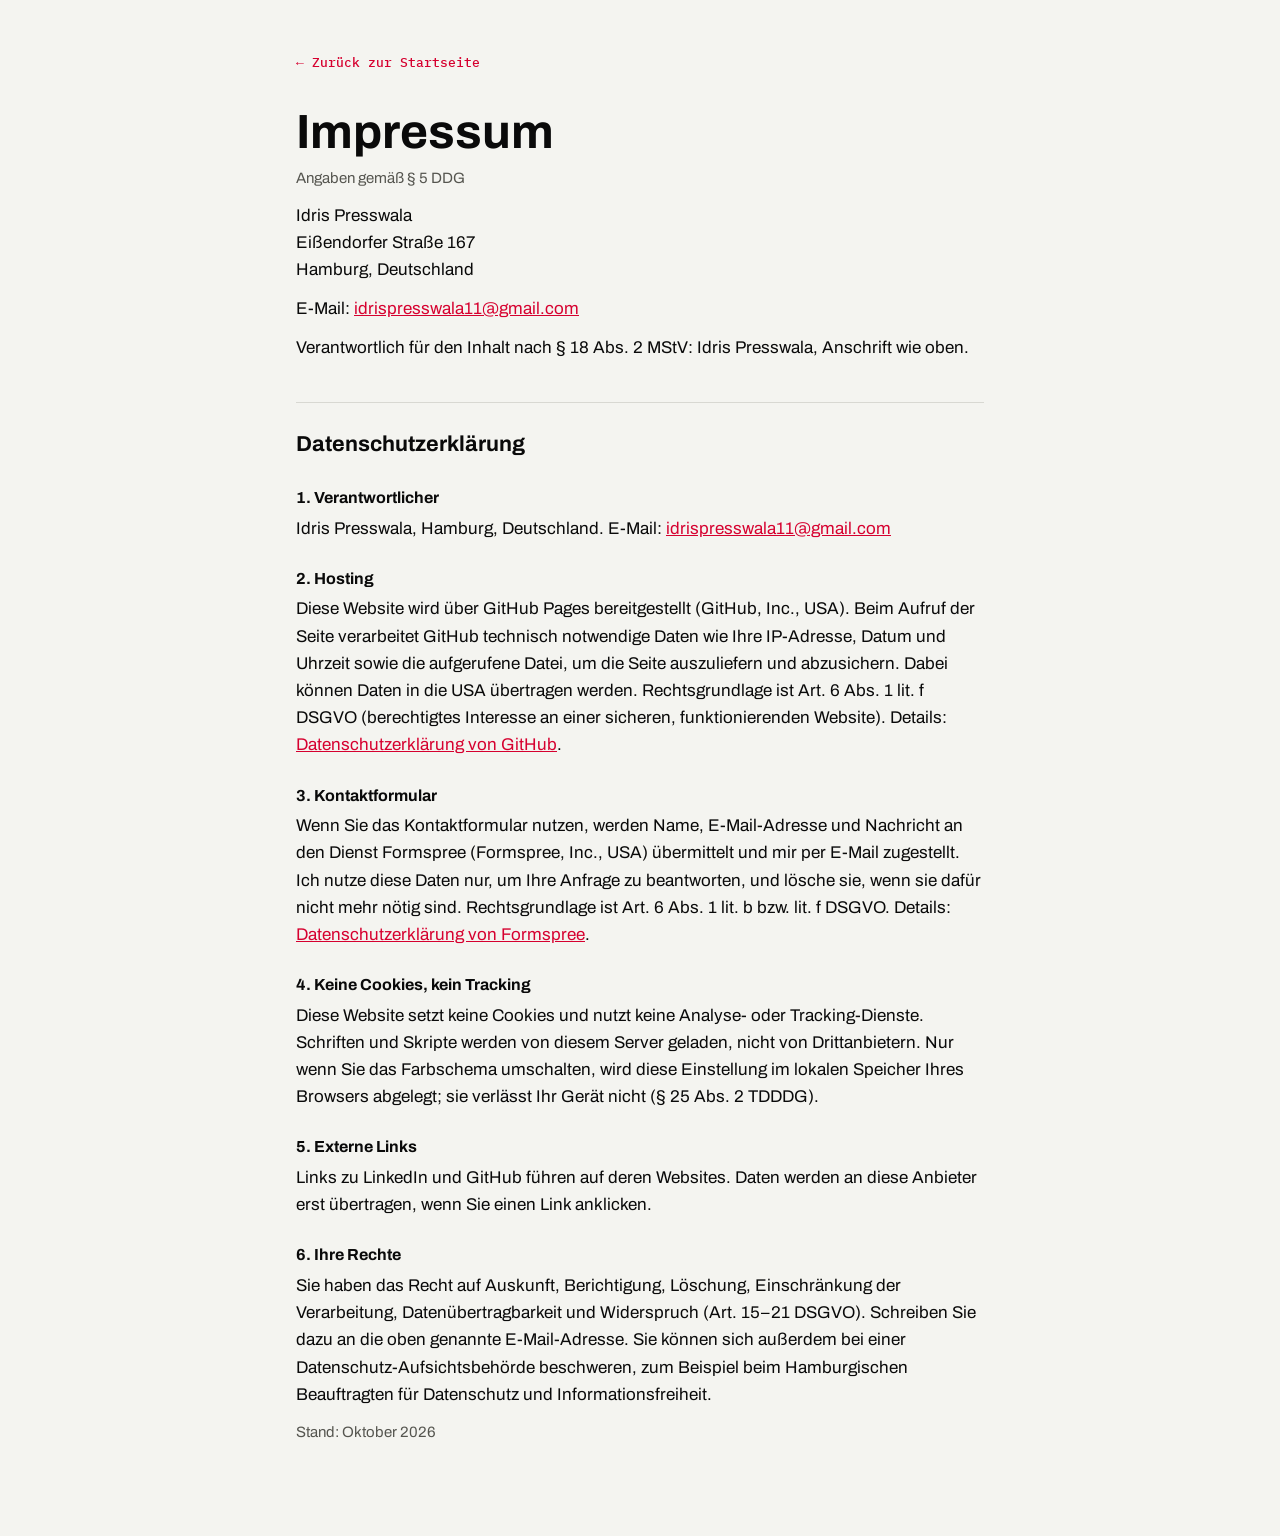
<file: legal.html>
<!doctype html>
<html lang="de">
<head>
<meta charset="utf-8">
<meta name="viewport" content="width=device-width, initial-scale=1, viewport-fit=cover">
<title>Impressum &amp; Datenschutz · Idris Presswala</title>
<meta name="robots" content="noindex">
<link rel="icon" href="data:image/svg+xml,%3Csvg xmlns='http://www.w3.org/2000/svg' viewBox='0 0 8 8' shape-rendering='crispEdges'%3E%3Crect width='8' height='8' fill='%230a0a0a'/%3E%3Cpath fill='%23f4f4f0' d='M2 1h2v6H2z'/%3E%3Cpath fill='%23ff3358' d='M5 5h2v2H5z'/%3E%3C/svg%3E">
<link rel="stylesheet" href="fonts/fonts.css">
<script>try{const t=localStorage.getItem('theme');if(t)document.documentElement.dataset.theme=t}catch(e){}</script>
<style>
:root{--bg:#0a0a0a;--fg:#f4f4f0;--dim:#b4b4b0;--accent:#ff3358;--line:#242424}
@media (prefers-color-scheme:light){:root:not([data-theme="dark"]){--bg:#f4f4f0;--fg:#0a0a0a;--dim:#55554f;--accent:#d6002f;--line:#d8d8d2}}
:root[data-theme="light"]{--bg:#f4f4f0;--fg:#0a0a0a;--dim:#55554f;--accent:#d6002f;--line:#d8d8d2}
*{box-sizing:border-box}
body{margin:0;background:var(--bg);color:var(--fg);font:400 17px/1.6 Archivo,system-ui,sans-serif}
main{max-width:720px;margin:0 auto;padding:48px 16px 80px}
a{color:var(--accent)}
.back{font:500 13px "IBM Plex Mono",monospace;text-decoration:none}
h1{font-size:clamp(2rem,6vw,3rem);line-height:1.05;margin:32px 0 8px}
h2{font-size:1.35rem;margin:40px 0 8px;padding-top:24px;border-top:1px solid var(--line)}
h3{font-size:1rem;margin:24px 0 4px}
p,li{margin:0 0 12px}
.dim{color:var(--dim);font-size:15px}
.todo{color:var(--accent)}
</style>
</head>
<body>
<main>
<a class="back" href="./">&larr; Zurück zur Startseite</a>

<h1 id="impressum">Impressum</h1>
<p class="dim">Angaben gemäß § 5 DDG</p>
<p>Idris Presswala<br>
Eißendorfer Straße 167<br>
<!-- Postal code still missing: add it before "Hamburg". -->
Hamburg, Deutschland</p>
<p>E-Mail: <a href="mailto:idrispresswala11@gmail.com">idrispresswala11@gmail.com</a></p>
<p>Verantwortlich für den Inhalt nach § 18 Abs. 2 MStV: Idris Presswala, Anschrift wie oben.</p>

<h2 id="datenschutz">Datenschutzerklärung</h2>

<h3>1. Verantwortlicher</h3>
<p>Idris Presswala, Hamburg, Deutschland. E-Mail: <a href="mailto:idrispresswala11@gmail.com">idrispresswala11@gmail.com</a></p>

<h3>2. Hosting</h3>
<p>Diese Website wird über GitHub Pages bereitgestellt (GitHub, Inc., USA). Beim Aufruf der Seite verarbeitet GitHub technisch notwendige Daten wie Ihre IP-Adresse, Datum und Uhrzeit sowie die aufgerufene Datei, um die Seite auszuliefern und abzusichern. Dabei können Daten in die USA übertragen werden. Rechtsgrundlage ist Art. 6 Abs. 1 lit. f DSGVO (berechtigtes Interesse an einer sicheren, funktionierenden Website). Details: <a href="https://docs.github.com/en/site-policy/privacy-policies/github-general-privacy-statement" rel="noopener">Datenschutzerklärung von GitHub</a>.</p>

<h3>3. Kontaktformular</h3>
<p>Wenn Sie das Kontaktformular nutzen, werden Name, E-Mail-Adresse und Nachricht an den Dienst Formspree (Formspree, Inc., USA) übermittelt und mir per E-Mail zugestellt. Ich nutze diese Daten nur, um Ihre Anfrage zu beantworten, und lösche sie, wenn sie dafür nicht mehr nötig sind. Rechtsgrundlage ist Art. 6 Abs. 1 lit. b bzw. lit. f DSGVO. Details: <a href="https://formspree.io/legal/privacy-policy/" rel="noopener">Datenschutzerklärung von Formspree</a>.</p>

<h3>4. Keine Cookies, kein Tracking</h3>
<p>Diese Website setzt keine Cookies und nutzt keine Analyse- oder Tracking-Dienste. Schriften und Skripte werden von diesem Server geladen, nicht von Drittanbietern. Nur wenn Sie das Farbschema umschalten, wird diese Einstellung im lokalen Speicher Ihres Browsers abgelegt; sie verlässt Ihr Gerät nicht (§ 25 Abs. 2 TDDDG).</p>

<h3>5. Externe Links</h3>
<p>Links zu LinkedIn und GitHub führen auf deren Websites. Daten werden an diese Anbieter erst übertragen, wenn Sie einen Link anklicken.</p>

<h3>6. Ihre Rechte</h3>
<p>Sie haben das Recht auf Auskunft, Berichtigung, Löschung, Einschränkung der Verarbeitung, Datenübertragbarkeit und Widerspruch (Art. 15–21 DSGVO). Schreiben Sie dazu an die oben genannte E-Mail-Adresse. Sie können sich außerdem bei einer Datenschutz-Aufsichtsbehörde beschweren, zum Beispiel beim Hamburgischen Beauftragten für Datenschutz und Informationsfreiheit.</p>

<p class="dim">Stand: Oktober 2026</p>
</main>
</body>
</html>
</file>
<file: fonts/fonts.css>
/* latin-ext */
@font-face {
  font-family: 'Archivo';
  font-style: italic;
  font-weight: 400;
  font-stretch: 100%;
  font-display: swap;
  src: url(Archivo-italic-400-latin-ext.woff2) format('woff2');
  unicode-range: U+0100-02BA, U+02BD-02C5, U+02C7-02CC, U+02CE-02D7, U+02DD-02FF, U+0304, U+0308, U+0329, U+1D00-1DBF, U+1E00-1E9F, U+1EF2-1EFF, U+2020, U+20A0-20AB, U+20AD-20C4, U+2113, U+2C60-2C7F, U+A720-A7FF;
}
/* latin */
@font-face {
  font-family: 'Archivo';
  font-style: italic;
  font-weight: 400;
  font-stretch: 100%;
  font-display: swap;
  src: url(Archivo-italic-400-latin.woff2) format('woff2');
  unicode-range: U+0000-00FF, U+0131, U+0152-0153, U+02BB-02BC, U+02C6, U+02DA, U+02DC, U+0304, U+0308, U+0329, U+2000-206F, U+20AC, U+2122, U+2191, U+2193, U+2212, U+2215, U+FEFF, U+FFFD;
}
/* latin-ext */
@font-face {
  font-family: 'Archivo';
  font-style: normal;
  font-weight: 400;
  font-stretch: 100%;
  font-display: swap;
  src: url(Archivo-normal-400-latin-ext.woff2) format('woff2');
  unicode-range: U+0100-02BA, U+02BD-02C5, U+02C7-02CC, U+02CE-02D7, U+02DD-02FF, U+0304, U+0308, U+0329, U+1D00-1DBF, U+1E00-1E9F, U+1EF2-1EFF, U+2020, U+20A0-20AB, U+20AD-20C4, U+2113, U+2C60-2C7F, U+A720-A7FF;
}
/* latin */
@font-face {
  font-family: 'Archivo';
  font-style: normal;
  font-weight: 400;
  font-stretch: 100%;
  font-display: swap;
  src: url(Archivo-normal-400-latin.woff2) format('woff2');
  unicode-range: U+0000-00FF, U+0131, U+0152-0153, U+02BB-02BC, U+02C6, U+02DA, U+02DC, U+0304, U+0308, U+0329, U+2000-206F, U+20AC, U+2122, U+2191, U+2193, U+2212, U+2215, U+FEFF, U+FFFD;
}
/* latin-ext */
@font-face {
  font-family: 'Archivo';
  font-style: normal;
  font-weight: 500;
  font-stretch: 100%;
  font-display: swap;
  src: url(Archivo-normal-400-latin-ext.woff2) format('woff2');
  unicode-range: U+0100-02BA, U+02BD-02C5, U+02C7-02CC, U+02CE-02D7, U+02DD-02FF, U+0304, U+0308, U+0329, U+1D00-1DBF, U+1E00-1E9F, U+1EF2-1EFF, U+2020, U+20A0-20AB, U+20AD-20C4, U+2113, U+2C60-2C7F, U+A720-A7FF;
}
/* latin */
@font-face {
  font-family: 'Archivo';
  font-style: normal;
  font-weight: 500;
  font-stretch: 100%;
  font-display: swap;
  src: url(Archivo-normal-400-latin.woff2) format('woff2');
  unicode-range: U+0000-00FF, U+0131, U+0152-0153, U+02BB-02BC, U+02C6, U+02DA, U+02DC, U+0304, U+0308, U+0329, U+2000-206F, U+20AC, U+2122, U+2191, U+2193, U+2212, U+2215, U+FEFF, U+FFFD;
}
/* latin-ext */
@font-face {
  font-family: 'Archivo';
  font-style: normal;
  font-weight: 600;
  font-stretch: 100%;
  font-display: swap;
  src: url(Archivo-normal-400-latin-ext.woff2) format('woff2');
  unicode-range: U+0100-02BA, U+02BD-02C5, U+02C7-02CC, U+02CE-02D7, U+02DD-02FF, U+0304, U+0308, U+0329, U+1D00-1DBF, U+1E00-1E9F, U+1EF2-1EFF, U+2020, U+20A0-20AB, U+20AD-20C4, U+2113, U+2C60-2C7F, U+A720-A7FF;
}
/* latin */
@font-face {
  font-family: 'Archivo';
  font-style: normal;
  font-weight: 600;
  font-stretch: 100%;
  font-display: swap;
  src: url(Archivo-normal-400-latin.woff2) format('woff2');
  unicode-range: U+0000-00FF, U+0131, U+0152-0153, U+02BB-02BC, U+02C6, U+02DA, U+02DC, U+0304, U+0308, U+0329, U+2000-206F, U+20AC, U+2122, U+2191, U+2193, U+2212, U+2215, U+FEFF, U+FFFD;
}
/* latin-ext */
@font-face {
  font-family: 'Archivo';
  font-style: normal;
  font-weight: 700;
  font-stretch: 100%;
  font-display: swap;
  src: url(Archivo-normal-400-latin-ext.woff2) format('woff2');
  unicode-range: U+0100-02BA, U+02BD-02C5, U+02C7-02CC, U+02CE-02D7, U+02DD-02FF, U+0304, U+0308, U+0329, U+1D00-1DBF, U+1E00-1E9F, U+1EF2-1EFF, U+2020, U+20A0-20AB, U+20AD-20C4, U+2113, U+2C60-2C7F, U+A720-A7FF;
}
/* latin */
@font-face {
  font-family: 'Archivo';
  font-style: normal;
  font-weight: 700;
  font-stretch: 100%;
  font-display: swap;
  src: url(Archivo-normal-400-latin.woff2) format('woff2');
  unicode-range: U+0000-00FF, U+0131, U+0152-0153, U+02BB-02BC, U+02C6, U+02DA, U+02DC, U+0304, U+0308, U+0329, U+2000-206F, U+20AC, U+2122, U+2191, U+2193, U+2212, U+2215, U+FEFF, U+FFFD;
}
/* latin-ext */
@font-face {
  font-family: 'IBM Plex Mono';
  font-style: normal;
  font-weight: 400;
  font-display: swap;
  src: url(IBMPlexMono-normal-400-latin-ext.woff2) format('woff2');
  unicode-range: U+0100-02BA, U+02BD-02C5, U+02C7-02CC, U+02CE-02D7, U+02DD-02FF, U+0304, U+0308, U+0329, U+1D00-1DBF, U+1E00-1E9F, U+1EF2-1EFF, U+2020, U+20A0-20AB, U+20AD-20C4, U+2113, U+2C60-2C7F, U+A720-A7FF;
}
/* latin */
@font-face {
  font-family: 'IBM Plex Mono';
  font-style: normal;
  font-weight: 400;
  font-display: swap;
  src: url(IBMPlexMono-normal-400-latin.woff2) format('woff2');
  unicode-range: U+0000-00FF, U+0131, U+0152-0153, U+02BB-02BC, U+02C6, U+02DA, U+02DC, U+0304, U+0308, U+0329, U+2000-206F, U+20AC, U+2122, U+2191, U+2193, U+2212, U+2215, U+FEFF, U+FFFD;
}
/* latin-ext */
@font-face {
  font-family: 'IBM Plex Mono';
  font-style: normal;
  font-weight: 500;
  font-display: swap;
  src: url(IBMPlexMono-normal-500-latin-ext.woff2) format('woff2');
  unicode-range: U+0100-02BA, U+02BD-02C5, U+02C7-02CC, U+02CE-02D7, U+02DD-02FF, U+0304, U+0308, U+0329, U+1D00-1DBF, U+1E00-1E9F, U+1EF2-1EFF, U+2020, U+20A0-20AB, U+20AD-20C4, U+2113, U+2C60-2C7F, U+A720-A7FF;
}
/* latin */
@font-face {
  font-family: 'IBM Plex Mono';
  font-style: normal;
  font-weight: 500;
  font-display: swap;
  src: url(IBMPlexMono-normal-500-latin.woff2) format('woff2');
  unicode-range: U+0000-00FF, U+0131, U+0152-0153, U+02BB-02BC, U+02C6, U+02DA, U+02DC, U+0304, U+0308, U+0329, U+2000-206F, U+20AC, U+2122, U+2191, U+2193, U+2212, U+2215, U+FEFF, U+FFFD;
}
/* latin-ext */
@font-face {
  font-family: 'IBM Plex Mono';
  font-style: normal;
  font-weight: 600;
  font-display: swap;
  src: url(IBMPlexMono-normal-600-latin-ext.woff2) format('woff2');
  unicode-range: U+0100-02BA, U+02BD-02C5, U+02C7-02CC, U+02CE-02D7, U+02DD-02FF, U+0304, U+0308, U+0329, U+1D00-1DBF, U+1E00-1E9F, U+1EF2-1EFF, U+2020, U+20A0-20AB, U+20AD-20C4, U+2113, U+2C60-2C7F, U+A720-A7FF;
}
/* latin */
@font-face {
  font-family: 'IBM Plex Mono';
  font-style: normal;
  font-weight: 600;
  font-display: swap;
  src: url(IBMPlexMono-normal-600-latin.woff2) format('woff2');
  unicode-range: U+0000-00FF, U+0131, U+0152-0153, U+02BB-02BC, U+02C6, U+02DA, U+02DC, U+0304, U+0308, U+0329, U+2000-206F, U+20AC, U+2122, U+2191, U+2193, U+2212, U+2215, U+FEFF, U+FFFD;
}
/* latin-ext */
@font-face {
  font-family: 'Silkscreen';
  font-style: normal;
  font-weight: 400;
  font-display: swap;
  src: url(Silkscreen-normal-400-latin-ext.woff2) format('woff2');
  unicode-range: U+0100-02BA, U+02BD-02C5, U+02C7-02CC, U+02CE-02D7, U+02DD-02FF, U+0304, U+0308, U+0329, U+1D00-1DBF, U+1E00-1E9F, U+1EF2-1EFF, U+2020, U+20A0-20AB, U+20AD-20C4, U+2113, U+2C60-2C7F, U+A720-A7FF;
}
/* latin */
@font-face {
  font-family: 'Silkscreen';
  font-style: normal;
  font-weight: 400;
  font-display: swap;
  src: url(Silkscreen-normal-400-latin.woff2) format('woff2');
  unicode-range: U+0000-00FF, U+0131, U+0152-0153, U+02BB-02BC, U+02C6, U+02DA, U+02DC, U+0304, U+0308, U+0329, U+2000-206F, U+20AC, U+2122, U+2191, U+2193, U+2212, U+2215, U+FEFF, U+FFFD;
}
/* latin-ext */
@font-face {
  font-family: 'Silkscreen';
  font-style: normal;
  font-weight: 700;
  font-display: swap;
  src: url(Silkscreen-normal-700-latin-ext.woff2) format('woff2');
  unicode-range: U+0100-02BA, U+02BD-02C5, U+02C7-02CC, U+02CE-02D7, U+02DD-02FF, U+0304, U+0308, U+0329, U+1D00-1DBF, U+1E00-1E9F, U+1EF2-1EFF, U+2020, U+20A0-20AB, U+20AD-20C4, U+2113, U+2C60-2C7F, U+A720-A7FF;
}
/* latin */
@font-face {
  font-family: 'Silkscreen';
  font-style: normal;
  font-weight: 700;
  font-display: swap;
  src: url(Silkscreen-normal-700-latin.woff2) format('woff2');
  unicode-range: U+0000-00FF, U+0131, U+0152-0153, U+02BB-02BC, U+02C6, U+02DA, U+02DC, U+0304, U+0308, U+0329, U+2000-206F, U+20AC, U+2122, U+2191, U+2193, U+2212, U+2215, U+FEFF, U+FFFD;
}
</file>
